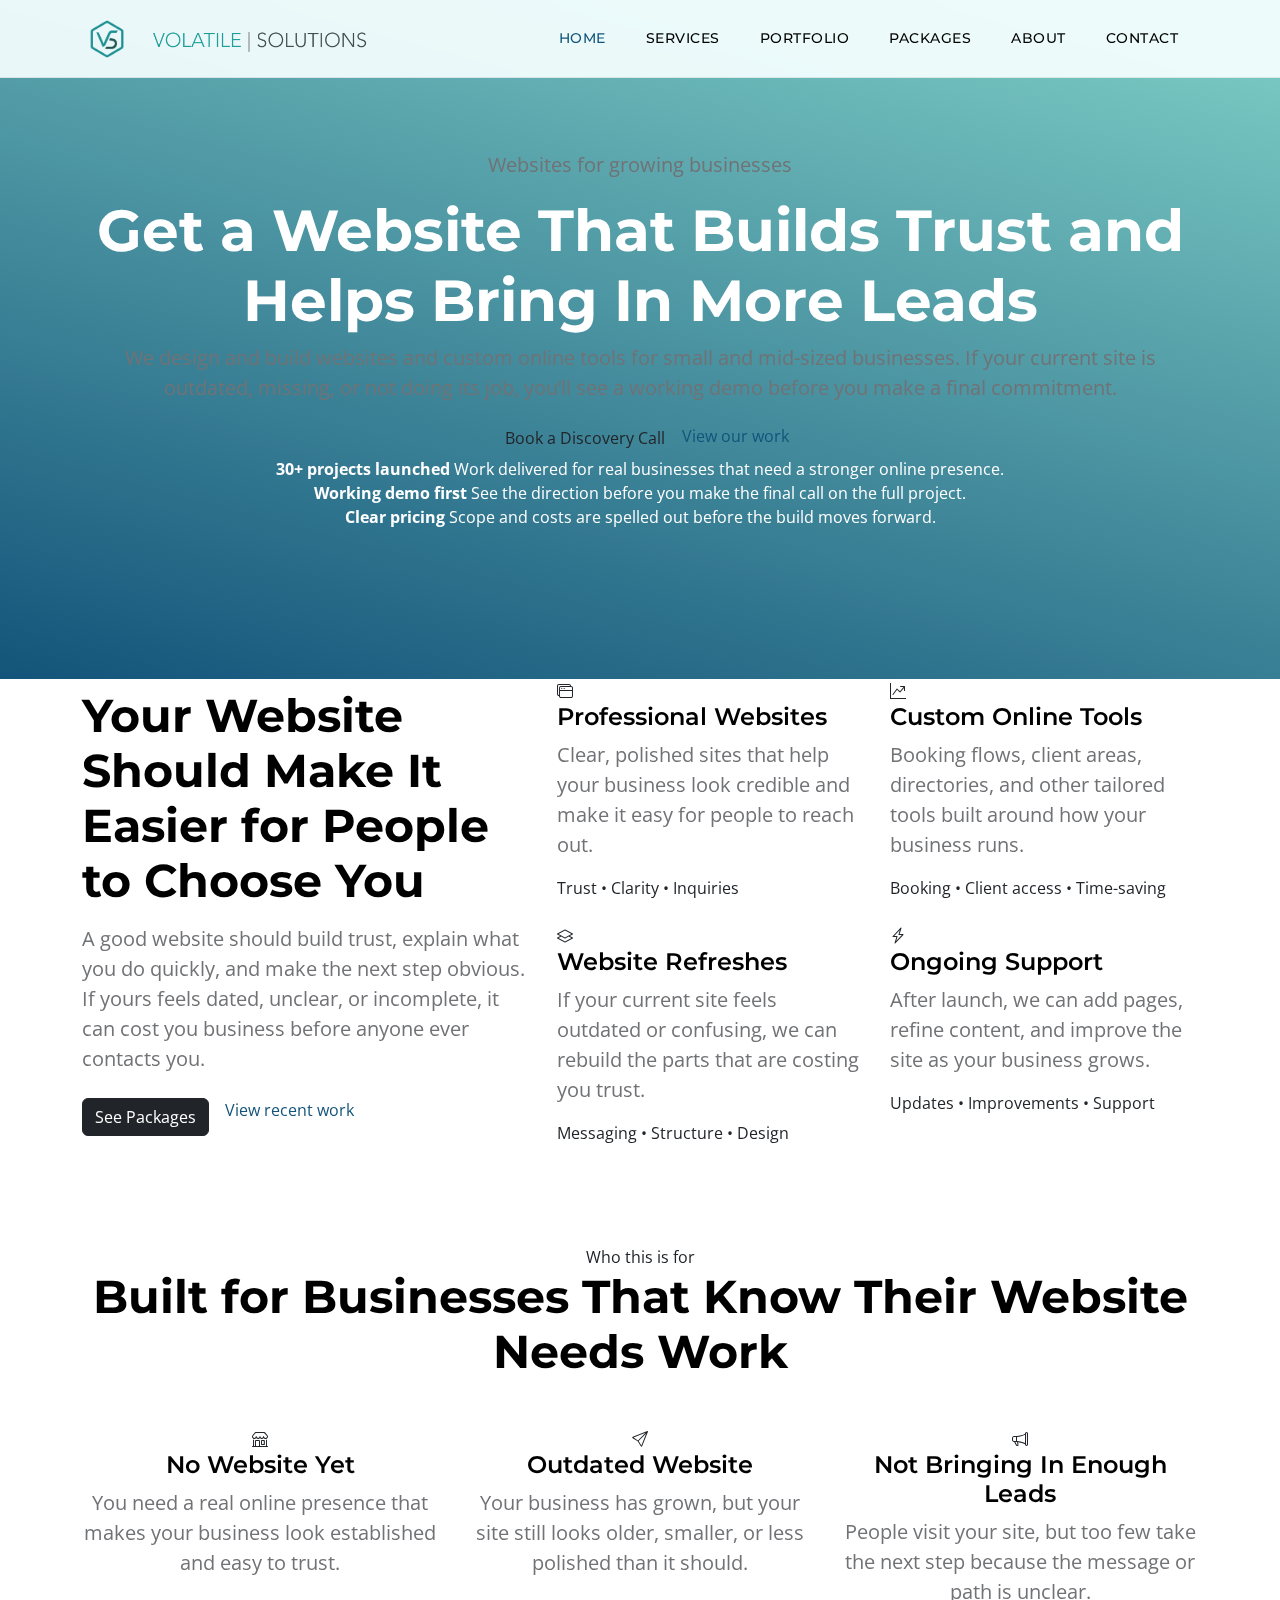
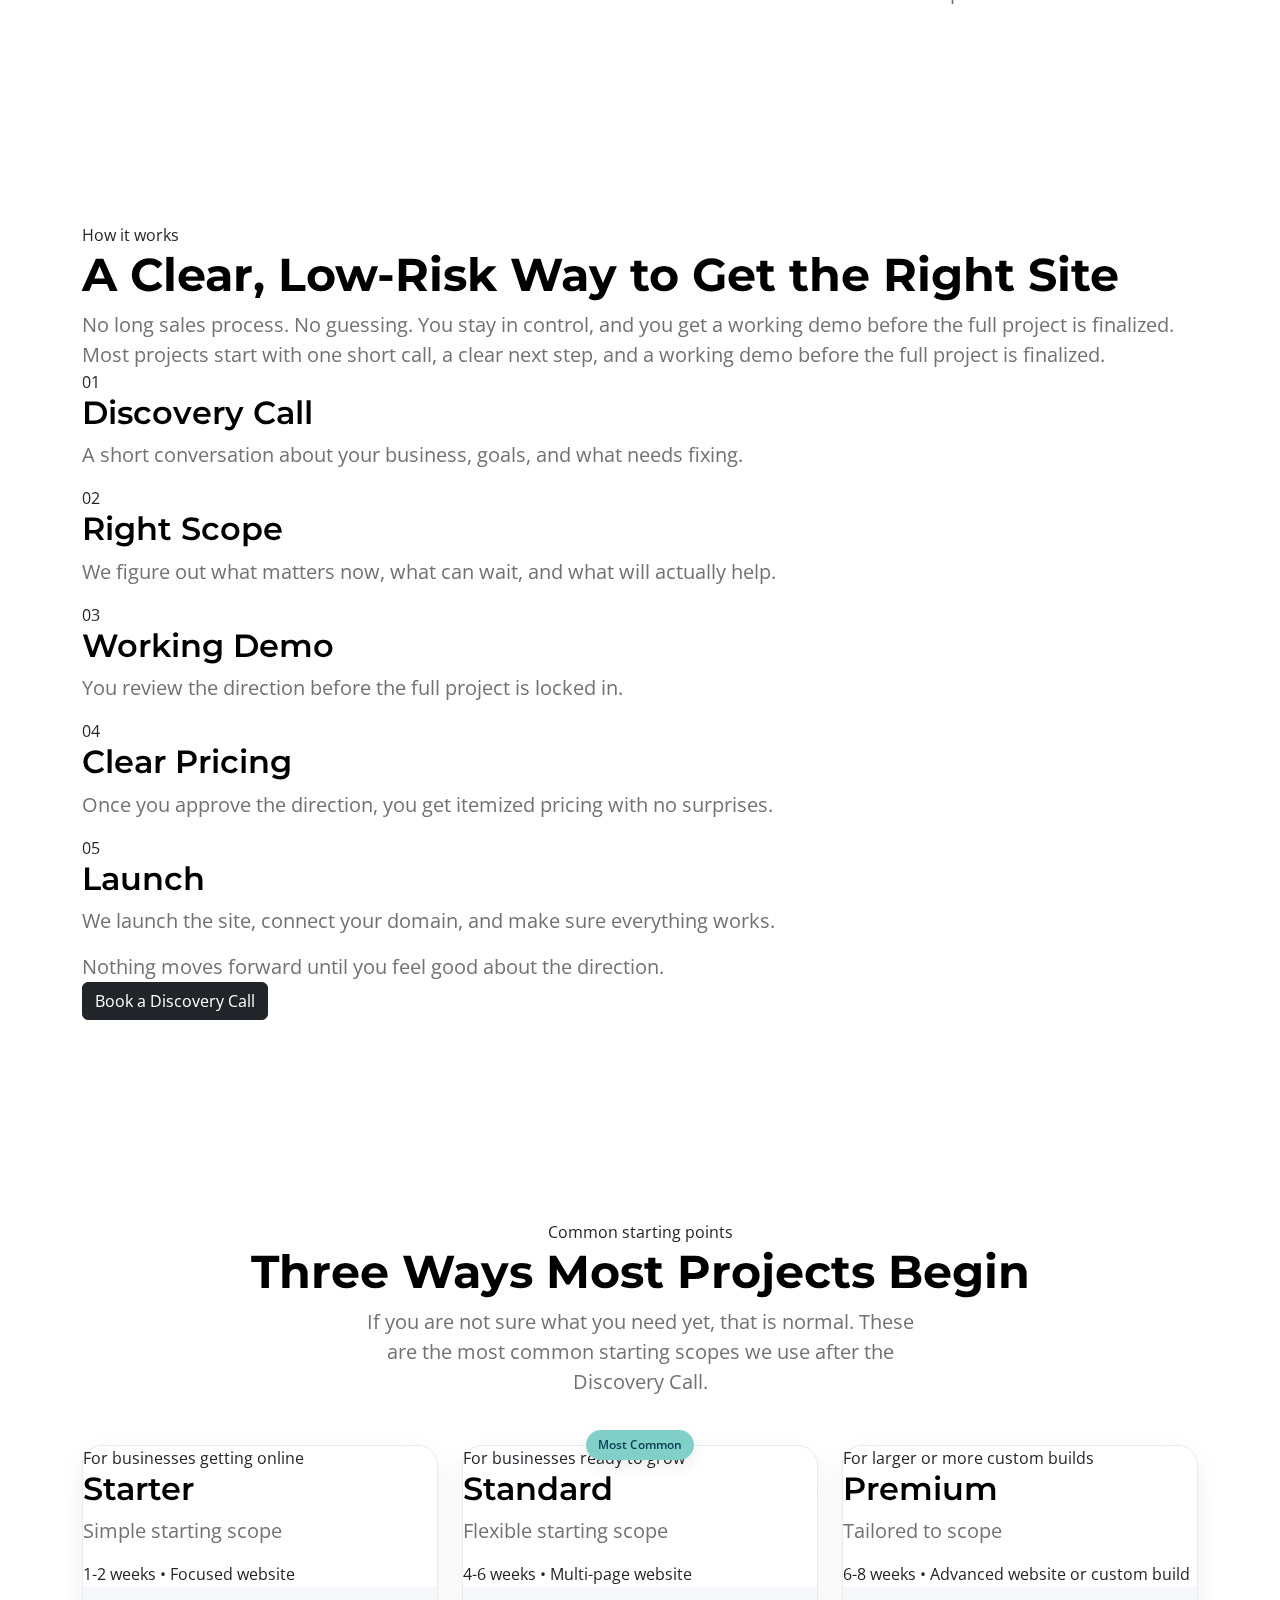
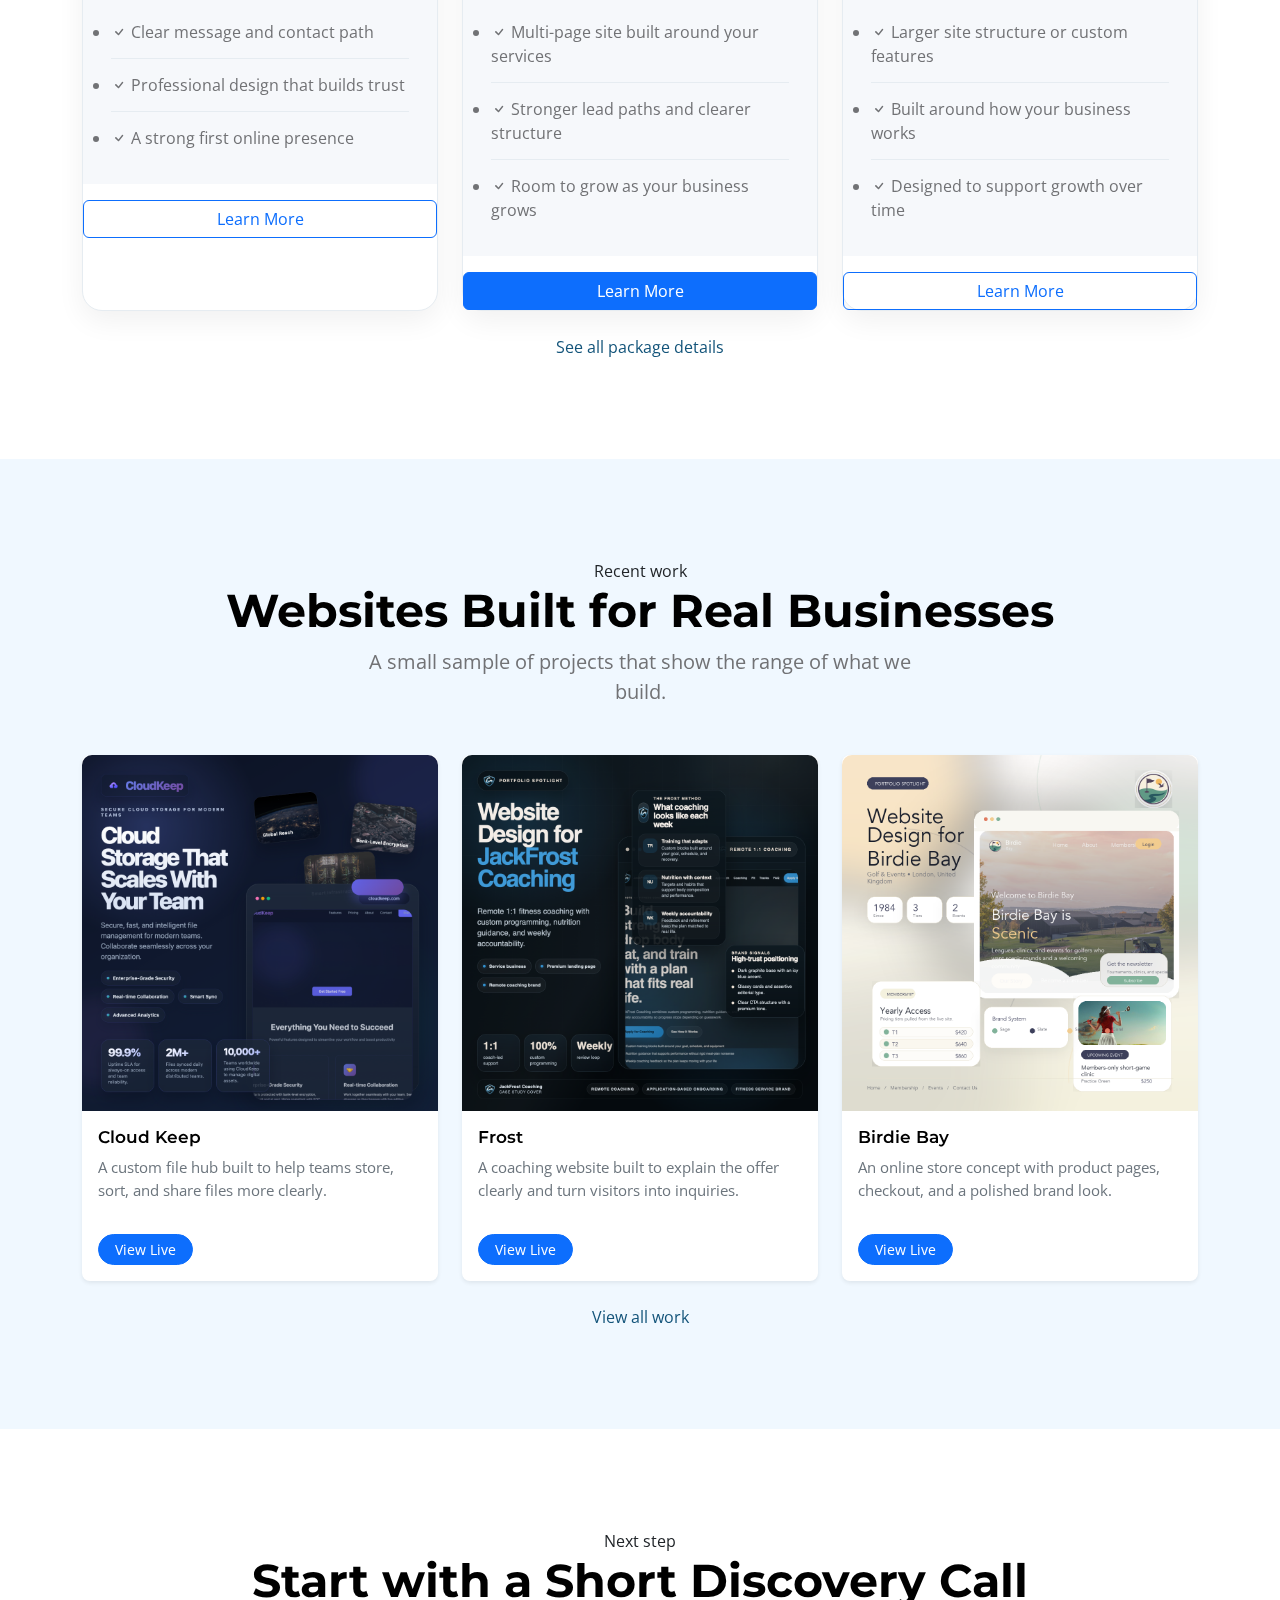
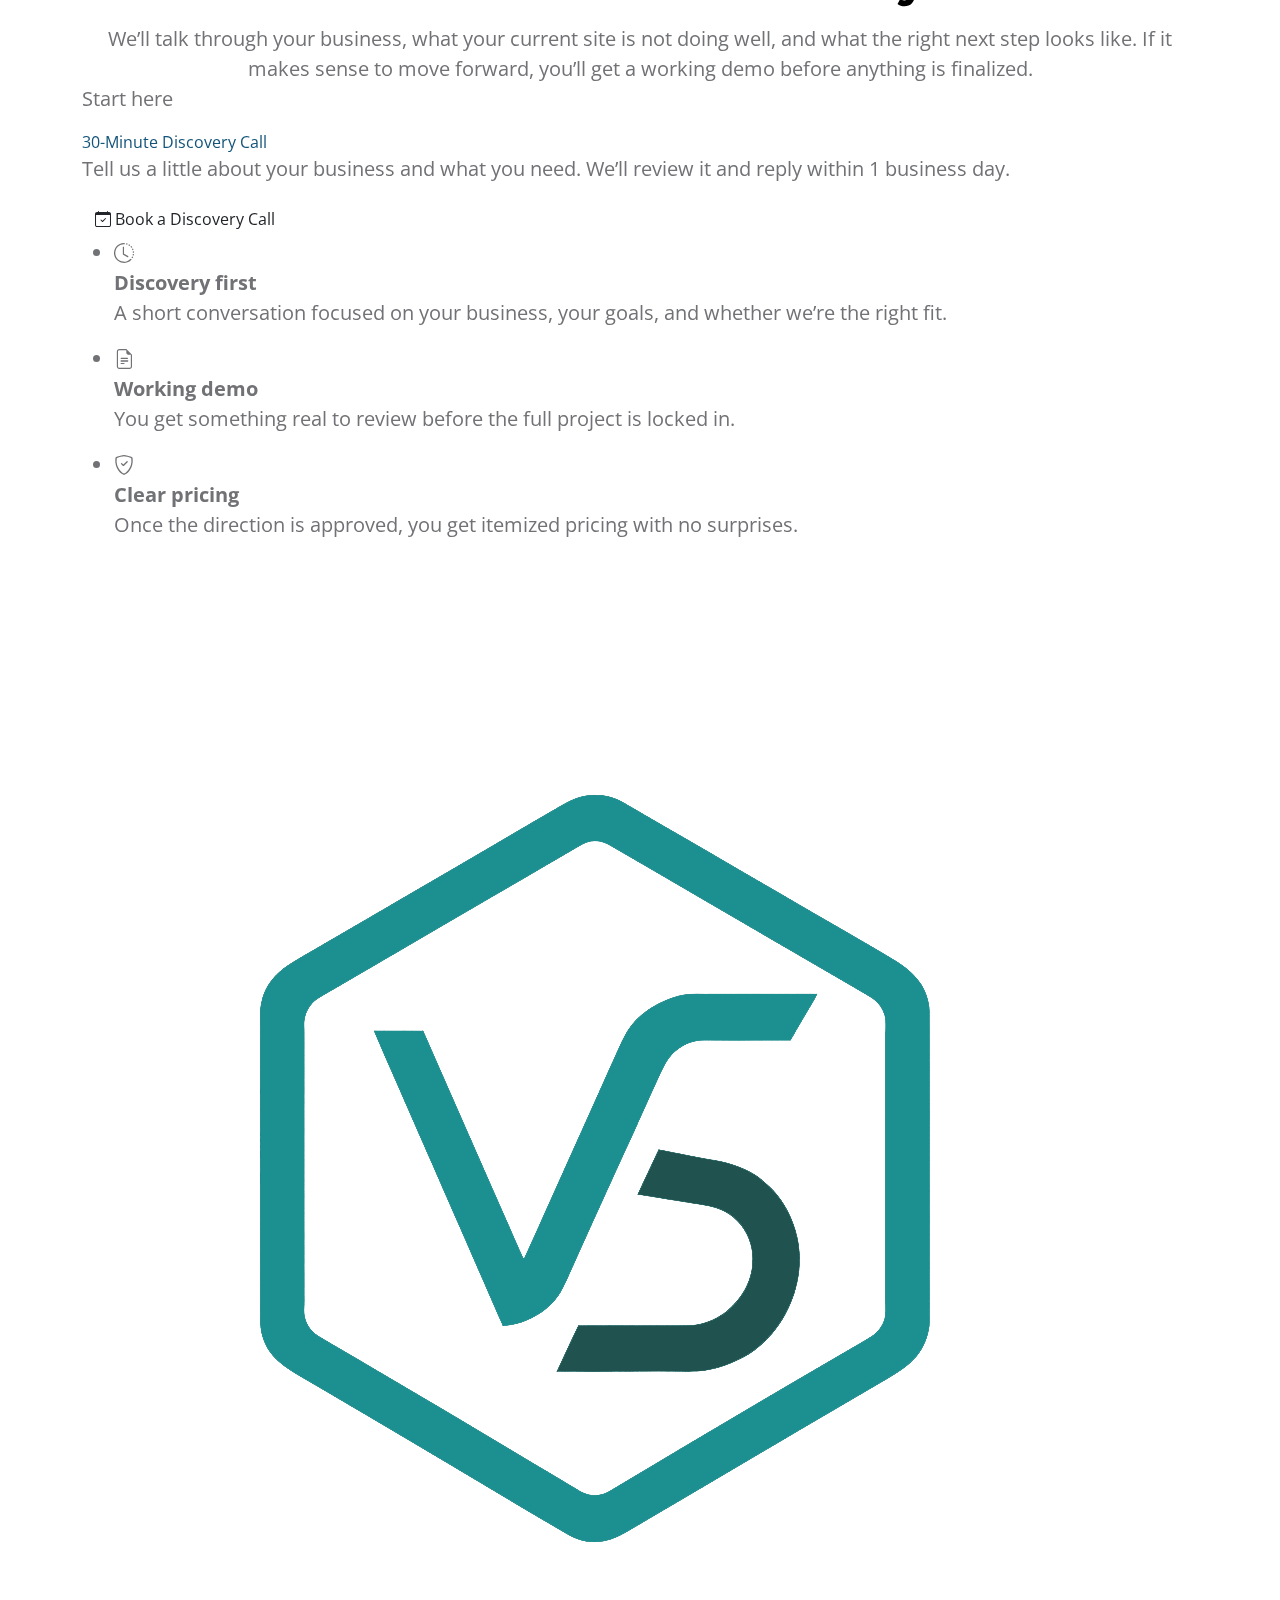
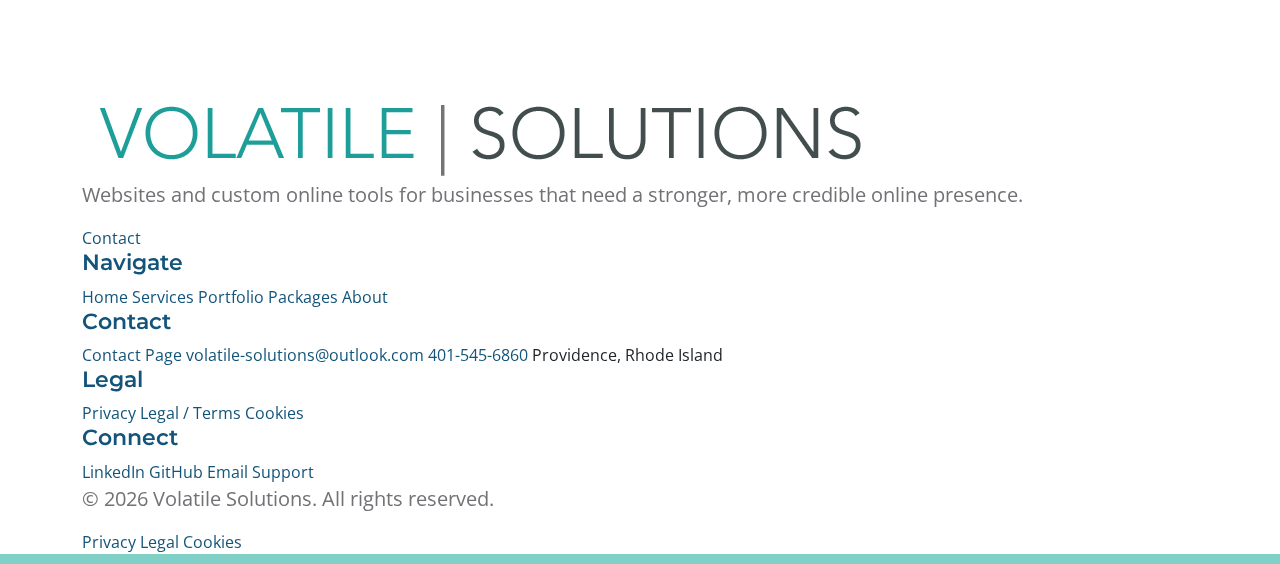
<file: index.html>
<!doctype html>
<html lang="en">

<head>
  <meta charset="utf-8" />
  <meta name="viewport"
    content="width=device-width, initial-scale=1, maximum-scale=1, user-scalable=no, viewport-fit=cover" />
  <meta name="description"
    content="Volatile Solutions builds websites and custom online tools for small and mid-sized businesses. See a working demo before you make a final commitment." />
  <meta name="author" content="Volatile | Solutions" />
  <title>Volatile Solutions — Websites That Build Trust and Bring In Leads</title>

  <!-- Open Graph -->
  <meta property="og:type" content="website" />
  <meta property="og:title" content="Volatile Solutions — Websites That Build Trust and Bring In Leads" />
  <meta property="og:description"
    content="Websites and custom online tools for small and mid-sized businesses. See a working demo before you make a final commitment." />
  <meta property="og:image" content="images/logo.png" />
  <meta property="og:url" content="https://volatilesolutions.com/" />
  <!-- Twitter Card -->
  <meta name="twitter:card" content="summary_large_image" />
  <meta name="twitter:title" content="Volatile Solutions — Websites That Build Trust and Bring In Leads" />
  <meta name="twitter:description"
    content="Websites and custom online tools for small and mid-sized businesses. See a working demo before you make a final commitment." />
  <link rel="canonical" href="https://volatilesolutions.com/" />

  <link rel="preconnect" href="https://fonts.googleapis.com" />
  <link rel="preconnect" href="https://fonts.gstatic.com" crossorigin />
  <link href="https://fonts.googleapis.com/css2?family=Montserrat:wght@500;600;700&family=Open+Sans&display=swap"
    rel="stylesheet" />
  <link href="css/bootstrap.min.css" rel="stylesheet" />
  <link href="css/bootstrap-icons.css" rel="stylesheet" />
  <link href="css/templatemo-topic-listing.css?v=20260302m" rel="stylesheet" />
  <link rel="icon" type="image/png" href="images/favicon.png?v=1" />
  <link rel="shortcut icon" type="image/png" href="images/favicon.png?v=1" />
  <link rel="apple-touch-icon" href="images/favicon.png?v=1" />
</head>

<body id="top">
  <header>
    <nav class="navbar navbar-expand-lg" aria-label="Main menu">
      <div class="container">
        <a class="navbar-brand" href="index.html">
          <img src="images/logo.png" alt="Volatile Solutions logo" class="logo-img" />
          <img src="images/vs-text.png" alt="Volatile Solutions" class="logo-text-img" />
        </a>
        <button class="navbar-toggler" type="button" data-bs-toggle="collapse" data-bs-target="#navbarNav"
          aria-controls="navbarNav" aria-expanded="false" aria-label="Toggle navigation">
          <span class="navbar-toggler-icon"></span>
        </button>
        <div class="collapse navbar-collapse" id="navbarNav">
          <ul class="navbar-nav ms-lg-5 ms-lg-auto align-items-lg-center">
            <li class="nav-item"><a class="nav-link active" href="#section_1">Home</a></li>
            <li class="nav-item"><a class="nav-link click-scroll" href="#services">Services</a></li>
            <li class="nav-item"><a class="nav-link" href="portfolio.html">Portfolio</a></li>
            <li class="nav-item"><a class="nav-link" href="packages.html">Packages</a></li>
            <li class="nav-item"><a class="nav-link" href="about.html">About</a></li>
            <li class="nav-item"><a class="nav-link" href="contact.html">Contact</a></li>
          </ul>
        </div>
      </div>
    </nav>
  </header>

  <main class="home-main">
    <!-- ═══════════════════════════════════════
           HERO
      ════════════════════════════════════════ -->
    <section class="hero-section text-white" id="section_1">
      <div class="container">
        <div class="hero-simple text-center">
          <p class="hero-kicker">Websites for growing businesses</p>
          <h1 class="hero-title">Get a Website That Builds Trust and Helps Bring In More Leads</h1>
          <p class="hero-lead mx-auto">We design and build websites and custom online tools for small and mid-sized
            businesses. If your current site is outdated, missing, or not doing its job, you&rsquo;ll see a working
            demo before you make a final commitment.</p>
          <div class="hero-cta justify-content-center">
            <a href="contact.html" class="btn hero-btn-primary">Book a Discovery Call</a>
            <a href="portfolio.html" class="hero-btn-link">View our work</a>
          </div>
          <div class="hero-proof-strip" aria-label="Key reasons clients choose us">
            <div class="hero-proof-item">
              <strong>30+ projects launched</strong>
              <span>Work delivered for real businesses that need a stronger online presence.</span>
            </div>
            <div class="hero-proof-item">
              <strong>Working demo first</strong>
              <span>See the direction before you make the final call on the full project.</span>
            </div>
            <div class="hero-proof-item">
              <strong>Clear pricing</strong>
              <span>Scope and costs are spelled out before the build moves forward.</span>
            </div>
          </div>
        </div>
      </div>
    </section>


    <!-- ═══════════════════════════════════════
           SERVICES
      ════════════════════════════════════════ -->
    <section class="capabilities-section" id="services">
      <div class="container">
        <div class="row align-items-center gy-5">
          <div class="col-lg-5">
            <h2 class="section-title mb-3">Your Website Should Make It Easier for People to Choose You</h2>
            <p class="section-lead mb-4">A good website should build trust, explain what you do quickly, and make the
              next step obvious. If yours feels dated, unclear, or incomplete, it can cost you business before anyone
              ever contacts you.</p>
            <div class="d-flex flex-wrap gap-3">
              <a href="packages.html" class="btn btn-dark">See Packages</a>
              <a href="portfolio.html" class="link-arrow">View recent work</a>
            </div>
          </div>
          <div class="col-lg-7">
            <div class="row g-4">
              <div class="col-md-6">
                <article class="capability-card">
                  <div class="capability-icon-wrapper">
                    <i class="bi-window-stack"></i>
                  </div>
                  <h5>Professional Websites</h5>
                  <p>Clear, polished sites that help your business look credible and make it easy for people to reach
                    out.</p>
                  <span class="capability-meta">Trust • Clarity • Inquiries</span>
                </article>
              </div>
              <div class="col-md-6">
                <article class="capability-card">
                  <div class="capability-icon-wrapper">
                    <i class="bi-graph-up-arrow"></i>
                  </div>
                  <h5>Custom Online Tools</h5>
                  <p>Booking flows, client areas, directories, and other tailored tools built around how your business
                    runs.</p>
                  <span class="capability-meta">Booking • Client access • Time-saving</span>
                </article>
              </div>
              <div class="col-md-6">
                <article class="capability-card">
                  <div class="capability-icon-wrapper">
                    <i class="bi-layers"></i>
                  </div>
                  <h5>Website Refreshes</h5>
                  <p>If your current site feels outdated or confusing, we can rebuild the parts that are costing you
                    trust.</p>
                  <span class="capability-meta">Messaging • Structure • Design</span>
                </article>
              </div>
              <div class="col-md-6">
                <article class="capability-card">
                  <div class="capability-icon-wrapper">
                    <i class="bi-lightning-charge"></i>
                  </div>
                  <h5>Ongoing Support</h5>
                  <p>After launch, we can add pages, refine content, and improve the site as your business grows.</p>
                  <span class="capability-meta">Updates • Improvements • Support</span>
                </article>
              </div>
            </div>
          </div>
        </div>
      </div>
    </section>

    <!-- ═══════════════════════════════════════
           WHO THIS IS FOR
      ════════════════════════════════════════ -->
    <section class="section-padding" id="who-this-is-for">
      <div class="container">
        <div class="text-center mb-5">
          <span class="section-eyebrow">Who this is for</span>
          <h2 class="section-title">Built for Businesses That Know Their Website Needs Work</h2>
        </div>
        <div class="row g-4">
          <div class="col-md-4">
            <article class="capability-card text-center h-100">
              <div class="capability-icon-wrapper mx-auto">
                <i class="bi-shop"></i>
              </div>
              <h5>No Website Yet</h5>
              <p>You need a real online presence that makes your business look established and easy to trust.</p>
            </article>
          </div>
          <div class="col-md-4">
            <article class="capability-card text-center h-100">
              <div class="capability-icon-wrapper mx-auto">
                <i class="bi-send"></i>
              </div>
              <h5>Outdated Website</h5>
              <p>Your business has grown, but your site still looks older, smaller, or less polished than it should.
              </p>
            </article>
          </div>
          <div class="col-md-4">
            <article class="capability-card text-center h-100">
              <div class="capability-icon-wrapper mx-auto">
                <i class="bi-megaphone"></i>
              </div>
              <h5>Not Bringing In Enough Leads</h5>
              <p>People visit your site, but too few take the next step because the message or path is unclear.</p>
            </article>
          </div>
        </div>
      </div>
    </section>

    <!-- ═══════════════════════════════════════
           ENGAGEMENT SNAPSHOT
      ════════════════════════════════════════ -->
    <section class="engagement-section section-padding" id="section_3">
      <div class="container">
        <div class="engagement-shell">
          <div class="engagement-head">
            <div class="engagement-copy">
              <span class="section-eyebrow">How it works</span>
              <h2 class="section-title">A Clear, Low-Risk Way to Get the Right Site</h2>
              <p class="section-lead mb-0">No long sales process. No guessing. You stay in control, and you get a
                working demo before the full project is finalized.</p>
            </div>
            <div class="engagement-actions">
              <p class="engagement-note mb-0">Most projects start with one short call, a clear next step, and a
                working demo before the full project is finalized.</p>
            </div>
          </div>

          <div class="process-mini-grid">
            <article class="process-mini-card">
              <span class="process-mini-step">01</span>
              <h3>Discovery Call</h3>
              <p>A short conversation about your business, goals, and what needs fixing.</p>
            </article>
            <article class="process-mini-card">
              <span class="process-mini-step">02</span>
              <h3>Right Scope</h3>
              <p>We figure out what matters now, what can wait, and what will actually help.</p>
            </article>
            <article class="process-mini-card process-mini-card--featured">
              <span class="process-mini-step">03</span>
              <h3>Working Demo</h3>
              <p>You review the direction before the full project is locked in.</p>
            </article>
            <article class="process-mini-card">
              <span class="process-mini-step">04</span>
              <h3>Clear Pricing</h3>
              <p>Once you approve the direction, you get itemized pricing with no surprises.</p>
            </article>
            <article class="process-mini-card">
              <span class="process-mini-step">05</span>
              <h3>Launch</h3>
              <p>We launch the site, connect your domain, and make sure everything works.</p>
            </article>
          </div>
          <div class="engagement-process-foot">
            <p class="mb-0">Nothing moves forward until you feel good about the direction.</p>
            <a href="contact.html" class="btn btn-dark">Book a Discovery Call</a>
          </div>
        </div>
      </div>
    </section>

    <!-- ═══════════════════════════════════════
           PACKAGES PREVIEW
      ════════════════════════════════════════ -->
    <section class="packages-preview-section section-padding" id="packages-preview">
      <div class="container">
        <div class="text-center mb-5">
          <span class="section-eyebrow">Common starting points</span>
          <h2 class="section-title">Three Ways Most Projects Begin</h2>
          <p class="section-lead mx-auto" style="max-width:580px;">If you are not sure what you need yet, that is
            normal. These are the most common starting scopes we use after the Discovery Call.</p>
        </div>
        <div class="row g-4 justify-content-center">
          <div class="col-lg-4 col-md-6">
            <article class="pricing-card">
              <div class="pricing-card-body">
                <div class="pricing-top">
                  <span class="pricing-label">For businesses getting online</span>
                  <h3 class="pricing-title">Starter</h3>
                  <p class="pricing-subtitle">Simple starting scope</p>
                  <div class="pricing-meta">1-2 weeks • Focused website</div>
                </div>
                <ul class="pricing-features">
                  <li><i class="bi-check"></i> Clear message and contact path</li>
                  <li><i class="bi-check"></i> Professional design that builds trust</li>
                  <li><i class="bi-check"></i> A strong first online presence</li>
                </ul>
              </div>
              <div class="pricing-footer">
                <a class="btn btn-outline-primary w-100" href="packages.html">Learn More</a>
              </div>
            </article>
          </div>
          <div class="col-lg-4 col-md-6">
            <article class="pricing-card pricing-card-featured">
              <div class="pricing-card-body">
                <div class="pricing-top">
                  <span class="pricing-badge">Most Common</span>
                  <span class="pricing-label">For businesses ready to grow</span>
                  <h3 class="pricing-title">Standard</h3>
                  <p class="pricing-subtitle">Flexible starting scope</p>
                  <div class="pricing-meta">4-6 weeks • Multi-page website</div>
                </div>
                <ul class="pricing-features">
                  <li><i class="bi-check"></i> Multi-page site built around your services</li>
                  <li><i class="bi-check"></i> Stronger lead paths and clearer structure</li>
                  <li><i class="bi-check"></i> Room to grow as your business grows</li>
                </ul>
              </div>
              <div class="pricing-footer">
                <a class="btn btn-primary w-100" href="packages.html">Learn More</a>
              </div>
            </article>
          </div>
          <div class="col-lg-4 col-md-6">
            <article class="pricing-card">
              <div class="pricing-card-body">
                <div class="pricing-top">
                  <span class="pricing-label">For larger or more custom builds</span>
                  <h3 class="pricing-title">Premium</h3>
                  <p class="pricing-subtitle">Tailored to scope</p>
                  <div class="pricing-meta">6-8 weeks • Advanced website or custom build</div>
                </div>
                <ul class="pricing-features">
                  <li><i class="bi-check"></i> Larger site structure or custom features</li>
                  <li><i class="bi-check"></i> Built around how your business works</li>
                  <li><i class="bi-check"></i> Designed to support growth over time</li>
                </ul>
              </div>
              <div class="pricing-footer">
                <a class="btn btn-outline-primary w-100" href="packages.html">Learn More</a>
              </div>
            </article>
          </div>
        </div>
        <div class="text-center mt-4">
          <a href="packages.html" class="link-arrow">See all package details</a>
        </div>
      </div>
    </section>

    <!-- ═══════════════════════════════════════
           PORTFOLIO PREVIEW
      ════════════════════════════════════════ -->
    <section class="section-padding section-bg" id="portfolio-preview">
      <div class="container">
        <div class="text-center mb-5">
          <span class="section-eyebrow">Recent work</span>
          <h2 class="section-title">Websites Built for Real Businesses</h2>
          <p class="section-lead mx-auto" style="max-width:560px;">A small sample of projects that show the range of
            what we build.</p>
        </div>
        <div class="row g-4 justify-content-center">
          <div class="col-lg-4 col-md-6">
            <div class="card project-card h-100 shadow-sm border-0 rounded-3">
              <img src="images/portfolio/cloud-keep-thumbnail.png" class="card-img-top rounded-top-3"
                alt="Cloud Keep file management dashboard" />
              <div class="card-body d-flex flex-column">
                <h5 class="card-title mb-2">Cloud Keep</h5>
                <p class="card-text text-muted flex-grow-1">A custom file hub built to help teams store, sort, and
                  share files more clearly.</p>
                <div class="mt-3 d-flex gap-2">
                  <a class="btn btn-primary btn-sm rounded-pill px-3" href="https://cloud-keep.netlify.app/"
                    target="_blank" rel="noopener">View Live</a>
                </div>
              </div>
            </div>
          </div>
          <div class="col-lg-4 col-md-6">
            <div class="card project-card h-100 shadow-sm border-0 rounded-3">
              <img src="images/portfolio/frost-thumbnail.png" class="card-img-top rounded-top-3"
                alt="Frost fitness coaching website" />
              <div class="card-body d-flex flex-column">
                <h5 class="card-title mb-2">Frost</h5>
                <p class="card-text text-muted flex-grow-1">A coaching website built to explain the offer clearly and
                  turn visitors into inquiries.</p>
                <div class="mt-3 d-flex gap-2">
                  <a class="btn btn-primary btn-sm rounded-pill px-3" href="https://frost-fitness.netlify.app/"
                    target="_blank" rel="noopener">View Live</a>
                </div>
              </div>
            </div>
          </div>
          <div class="col-lg-4 col-md-6">
            <div class="card project-card h-100 shadow-sm border-0 rounded-3">
              <img src="images/portfolio/birdie-bay-thumbnail.png" class="card-img-top rounded-top-3"
                alt="Birdie Bay e-commerce storefront" />
              <div class="card-body d-flex flex-column">
                <h5 class="card-title mb-2">Birdie Bay</h5>
                <p class="card-text text-muted flex-grow-1">An online store concept with product pages, checkout, and a
                  polished brand look.</p>
                <div class="mt-3 d-flex gap-2">
                  <a class="btn btn-primary btn-sm rounded-pill px-3" href="https://birdie-bay.netlify.app/"
                    target="_blank" rel="noopener">View Live</a>
                </div>
              </div>
            </div>
          </div>
        </div>
        <div class="text-center mt-4">
          <a href="portfolio.html" class="link-arrow">View all work</a>
        </div>
      </div>
    </section>

    <!-- ═══════════════════════════════════════
           FAQ
      ════════════════════════════════════════ -->
    <!-- <section class="faq-section section-padding" id="section_4">
      <div class="container">
        <div class="row">
          <div class="col-lg-6 col-12">
            <div class="faq-header">
              <h2 class="mb-4">Questions Business Owners Usually Ask</h2>
              <p class="faq-subhead">Straight answers before you decide if we&rsquo;re the right fit.</p>
              <a href="contact.html" class="faq-cta-link">Have a question? Ask us <i class="bi-arrow-right"></i></a>
            </div>
          </div>
          <div class="clearfix"></div>
          <div class="col-lg-5 col-12"><img src="images/faq_graphic.jpg" class="img-fluid" alt="FAQs illustration" />
          </div>
          <div class="col-lg-6 col-12 m-auto">
            <div class="accordion" id="accordionFAQ" role="region" aria-label="Frequently Asked Questions">
              <div class="accordion-item">
                <h3 class="accordion-header" id="headingOne">
                  <button class="accordion-button collapsed" type="button" data-bs-toggle="collapse"
                    data-bs-target="#collapseOne" aria-expanded="false" aria-controls="collapseOne">What do you
                    build?</button>
                </h3>
                <div id="collapseOne" class="accordion-collapse collapse" aria-labelledby="headingOne"
                  data-bs-parent="#accordionFAQ">
                  <div class="accordion-body">We build professional websites and custom online tools for businesses.
                    That can mean a simple company site, a service website, or a larger custom build around how your
                    business works.</div>
                </div>
              </div>
              <div class="accordion-item">
                <h3 class="accordion-header" id="headingTwo">
                  <button class="accordion-button collapsed" type="button" data-bs-toggle="collapse"
                    data-bs-target="#collapseTwo" aria-expanded="false" aria-controls="collapseTwo">How long does a
                    project take?</button>
                </h3>
                <div id="collapseTwo" class="accordion-collapse collapse" aria-labelledby="headingTwo"
                  data-bs-parent="#accordionFAQ">
                  <div class="accordion-body">Simple sites can move quickly. Larger projects take longer. Once we
                    understand what you need, we give you a clear timeline before any work moves forward.</div>
                </div>
              </div>
              <div class="accordion-item">
                <h3 class="accordion-header" id="headingThree">
                  <button class="accordion-button collapsed" type="button" data-bs-toggle="collapse"
                    data-bs-target="#collapseThree" aria-expanded="false" aria-controls="collapseThree">Do I need
                    everything figured out before we talk?</button>
                </h3>
                <div id="collapseThree" class="accordion-collapse collapse" aria-labelledby="headingThree"
                  data-bs-parent="#accordionFAQ">
                  <div class="accordion-body">No. Most clients come to us knowing the problem, not the exact scope. The
                    Discovery Call is there to help sort out what you actually need.</div>
                </div>
              </div>
              <div class="accordion-item">
                <h3 class="accordion-header" id="headingFour">
                  <button class="accordion-button collapsed" type="button" data-bs-toggle="collapse"
                    data-bs-target="#collapseFour" aria-expanded="false" aria-controls="collapseFour">Will I see
                    anything before I commit?</button>
                </h3>
                <div id="collapseFour" class="accordion-collapse collapse" aria-labelledby="headingFour"
                  data-bs-parent="#accordionFAQ">
                  <div class="accordion-body">Yes. That is one of the main ways we reduce risk. You review a working
                    demo before the full project is finalized, so you can move forward with confidence.
                  </div>
                </div>
              </div>
              <div class="accordion-item">
                <h3 class="accordion-header" id="headingFive">
                  <button class="accordion-button collapsed" type="button" data-bs-toggle="collapse"
                    data-bs-target="#collapseFive" aria-expanded="false" aria-controls="collapseFive">How does pricing
                    work?</button>
                </h3>
                <div id="collapseFive" class="accordion-collapse collapse" aria-labelledby="headingFive"
                  data-bs-parent="#accordionFAQ">
                  <div class="accordion-body">After the direction is approved, we put the scope and pricing in clear,
                    itemized terms. You know what is included, what it costs, and where the project can grow later.
                  </div>
                </div>
              </div>
            </div>
          </div>
        </div>
      </div>
    </section> -->

    <!-- ═══════════════════════════════════════
           FINAL CTA
      ════════════════════════════════════════ -->
    <section class="contact-section contact-section-enterprise section-padding" id="section_5">
      <div class="container">
        <div class="contact-enterprise-shell">
          <div class="contact-enterprise-head text-center">
            <span class="contact-enterprise-eyebrow">Next step</span>
            <h2 class="mb-3">Start with a Short Discovery Call</h2>
            <p class="mb-0">We&rsquo;ll talk through your business, what your current site is not doing well, and what
              the right next step looks like. If it makes sense to move forward, you&rsquo;ll get a working demo before
              anything is finalized.</p>
          </div>

          <div class="contact-enterprise-grid">
            <div class="contact-enterprise-primary">
              <p class="contact-enterprise-label">Start here</p>
              <a class="contact-enterprise-address" href="contact.html">30-Minute Discovery Call</a>
              <p class="contact-enterprise-note">Tell us a little about your business and what you need. We&rsquo;ll
                review it and reply within 1 business day.</p>
              <a class="btn contact-enterprise-btn" href="contact.html">
                <i class="bi-calendar-check"></i>
                Book a Discovery Call
              </a>
            </div>

            <ul class="contact-enterprise-points">
              <li>
                <span class="contact-enterprise-icon"><i class="bi-clock-history"></i></span>
                <div>
                  <strong>Discovery first</strong>
                  <p>A short conversation focused on your business, your goals, and whether we&rsquo;re the right fit.
                  </p>
                </div>
              </li>
              <li>
                <span class="contact-enterprise-icon"><i class="bi-file-earmark-text"></i></span>
                <div>
                  <strong>Working demo</strong>
                  <p>You get something real to review before the full project is locked in.</p>
                </div>
              </li>
              <li>
                <span class="contact-enterprise-icon"><i class="bi-shield-check"></i></span>
                <div>
                  <strong>Clear pricing</strong>
                  <p>Once the direction is approved, you get itemized pricing with no surprises.</p>
                </div>
              </li>
            </ul>
          </div>
        </div>
      </div>
    </section>
  </main>

  <!-- ═══════════════════════════════════════
           FOOTER
      ════════════════════════════════════════ -->

  <footer class="site-footer enterprise-footer">
    <div class="container enterprise-footer__inner">
      <div class="enterprise-footer__top">
        <a class="enterprise-footer__brand" href="index.html" aria-label="Volatile Solutions home">
          <img src="images/logo.png" alt="Volatile Solutions logo" class="enterprise-footer__logo-mark" />
          <img src="images/vs-text.png" alt="Volatile Solutions" class="enterprise-footer__logo-text" />
        </a>
        <p class="enterprise-footer__tagline">Websites and custom online tools for businesses that need a stronger,
          more credible online presence.</p>
        <a href="contact.html" class="enterprise-footer__cta">Contact</a>
      </div>

      <div class="enterprise-footer__grid">
        <nav class="enterprise-footer__col" aria-label="Primary">
          <h6>Navigate</h6>
          <a href="index.html" class="enterprise-footer__link">Home</a>
          <a href="index.html#services" class="enterprise-footer__link">Services</a>
          <a href="portfolio.html" class="enterprise-footer__link">Portfolio</a>
          <a href="packages.html" class="enterprise-footer__link">Packages</a>
          <a href="about.html" class="enterprise-footer__link">About</a>
        </nav>

        <nav class="enterprise-footer__col" aria-label="Contact">
          <h6>Contact</h6>
          <a href="contact.html" class="enterprise-footer__link">Contact Page</a>
          <a href="mailto:volatile-solutions@outlook.com"
            class="enterprise-footer__link">volatile-solutions@outlook.com</a>
          <a href="tel:401-545-6860" class="enterprise-footer__link">401-545-6860</a>
          <span class="enterprise-footer__meta">Providence, Rhode Island</span>
        </nav>

        <nav class="enterprise-footer__col" aria-label="Legal">
          <h6>Legal</h6>
          <a href="privacy.html" class="enterprise-footer__link" data-no-transition>Privacy</a>
          <a href="terms.html" class="enterprise-footer__link" data-no-transition>Legal / Terms</a>
          <a href="cookies.html" class="enterprise-footer__link" data-no-transition>Cookies</a>
        </nav>

        <nav class="enterprise-footer__col" aria-label="Social and support">
          <h6>Connect</h6>
          <a href="https://www.linkedin.com/in/anthony-volatile-6836062ab/" class="enterprise-footer__link"
            target="_blank" rel="noopener">LinkedIn</a>
          <a href="https://github.com/AVolatile" class="enterprise-footer__link" target="_blank"
            rel="noopener">GitHub</a>
          <a href="mailto:volatile-solutions@outlook.com" class="enterprise-footer__link">Email Support</a>
        </nav>
      </div>

      <div class="enterprise-footer__bottom">
        <p class="enterprise-footer__copyright">© 2026 Volatile Solutions. All rights reserved.</p>
        <div class="enterprise-footer__bottom-links">
          <a href="privacy.html" class="enterprise-footer__bottom-link" data-no-transition>Privacy</a>
          <a href="terms.html" class="enterprise-footer__bottom-link" data-no-transition>Legal</a>
          <a href="cookies.html" class="enterprise-footer__bottom-link" data-no-transition>Cookies</a>
        </div>
      </div>
    </div>
  </footer>

  <script src="js/jquery.min.js"></script>
  <script src="js/bootstrap.bundle.min.js"></script>
  <script src="js/jquery.sticky.js"></script>
  <script src="js/click-scroll.js"></script>
  <script src="js/custom.js"></script>
</body>

</html>
</file>
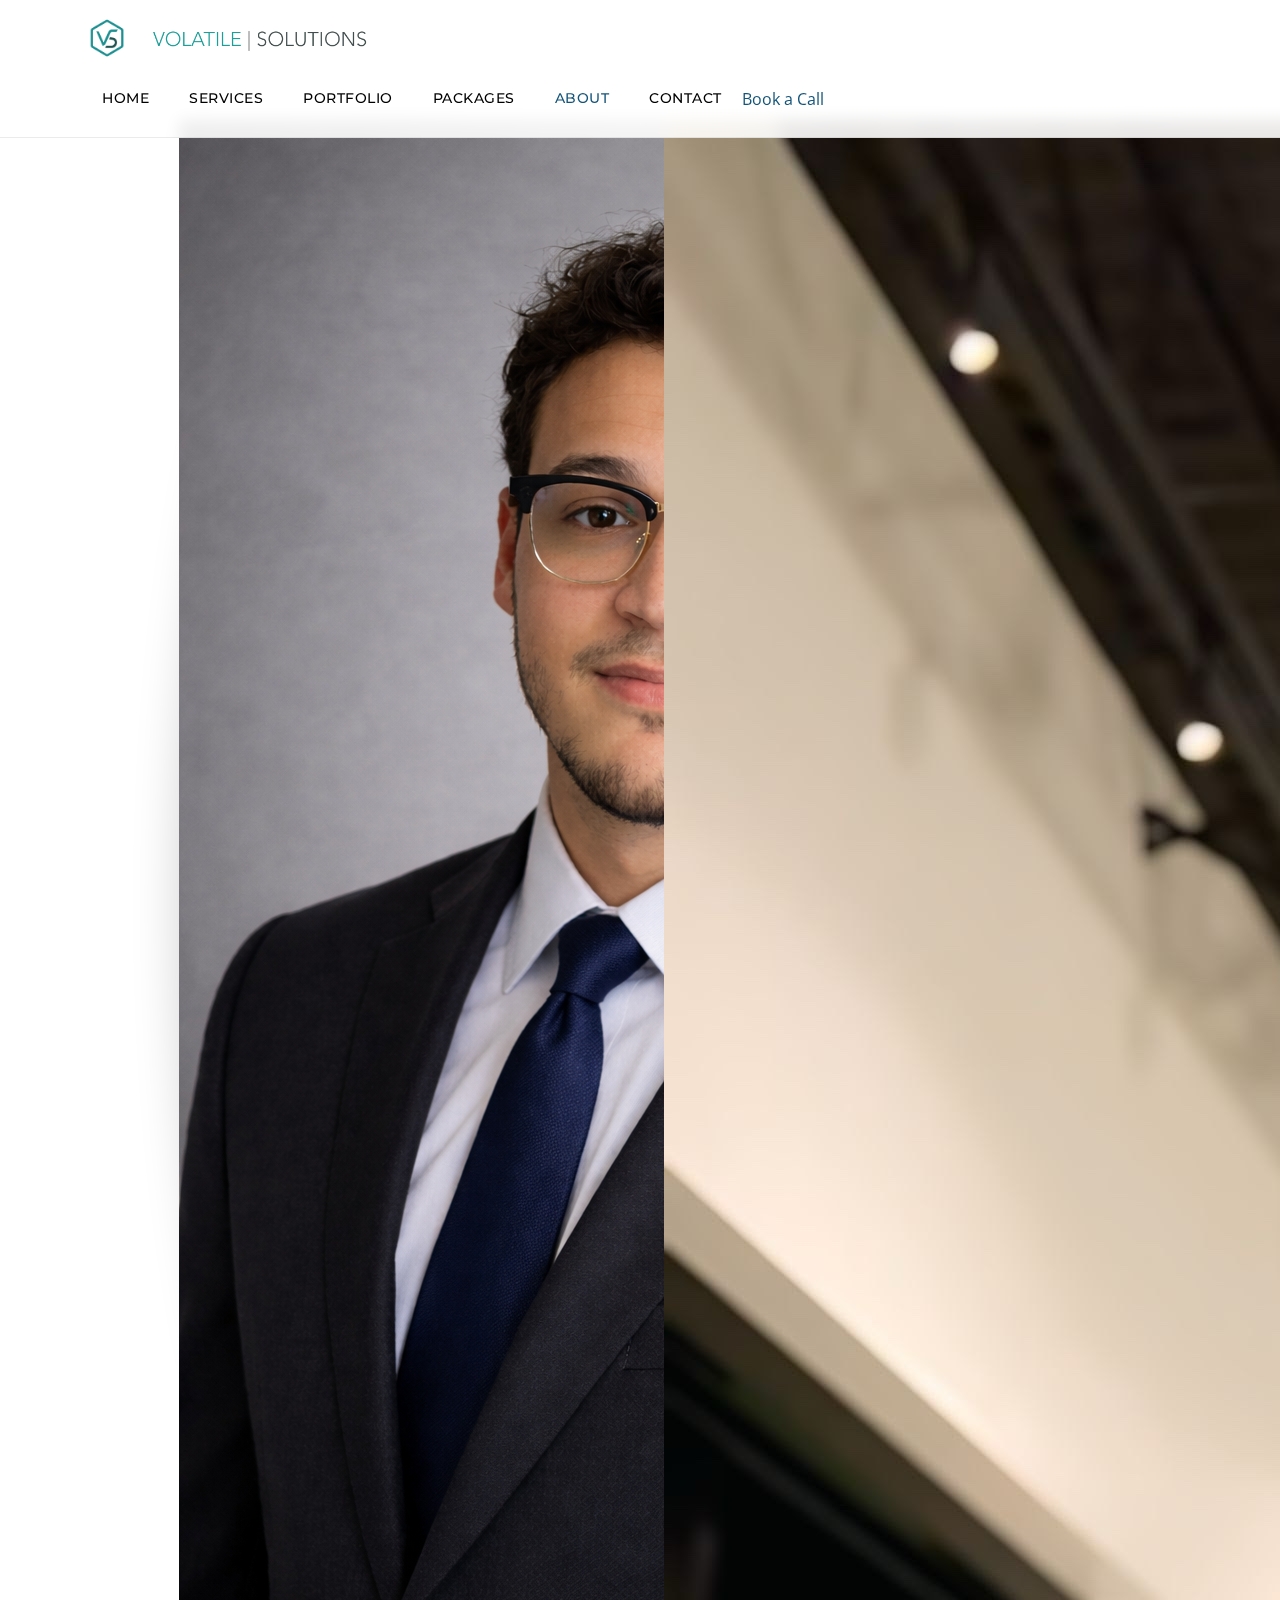
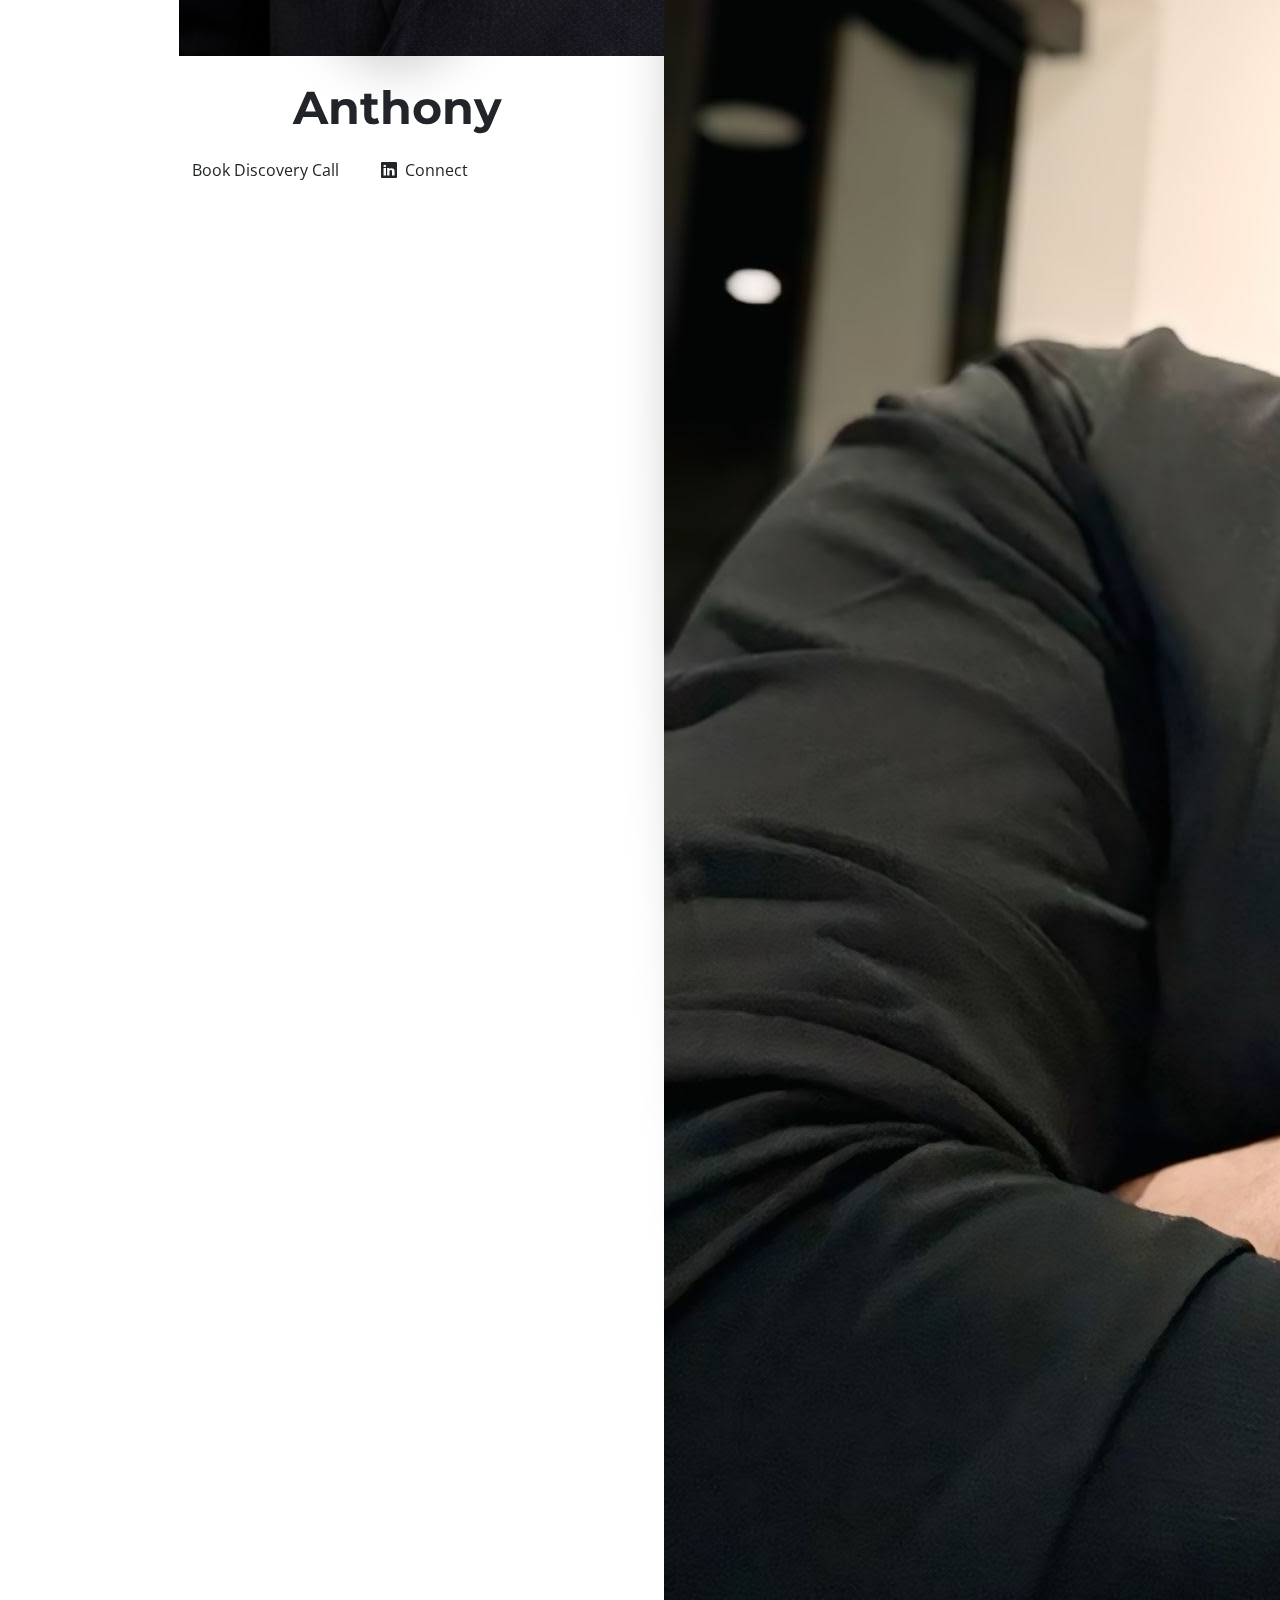
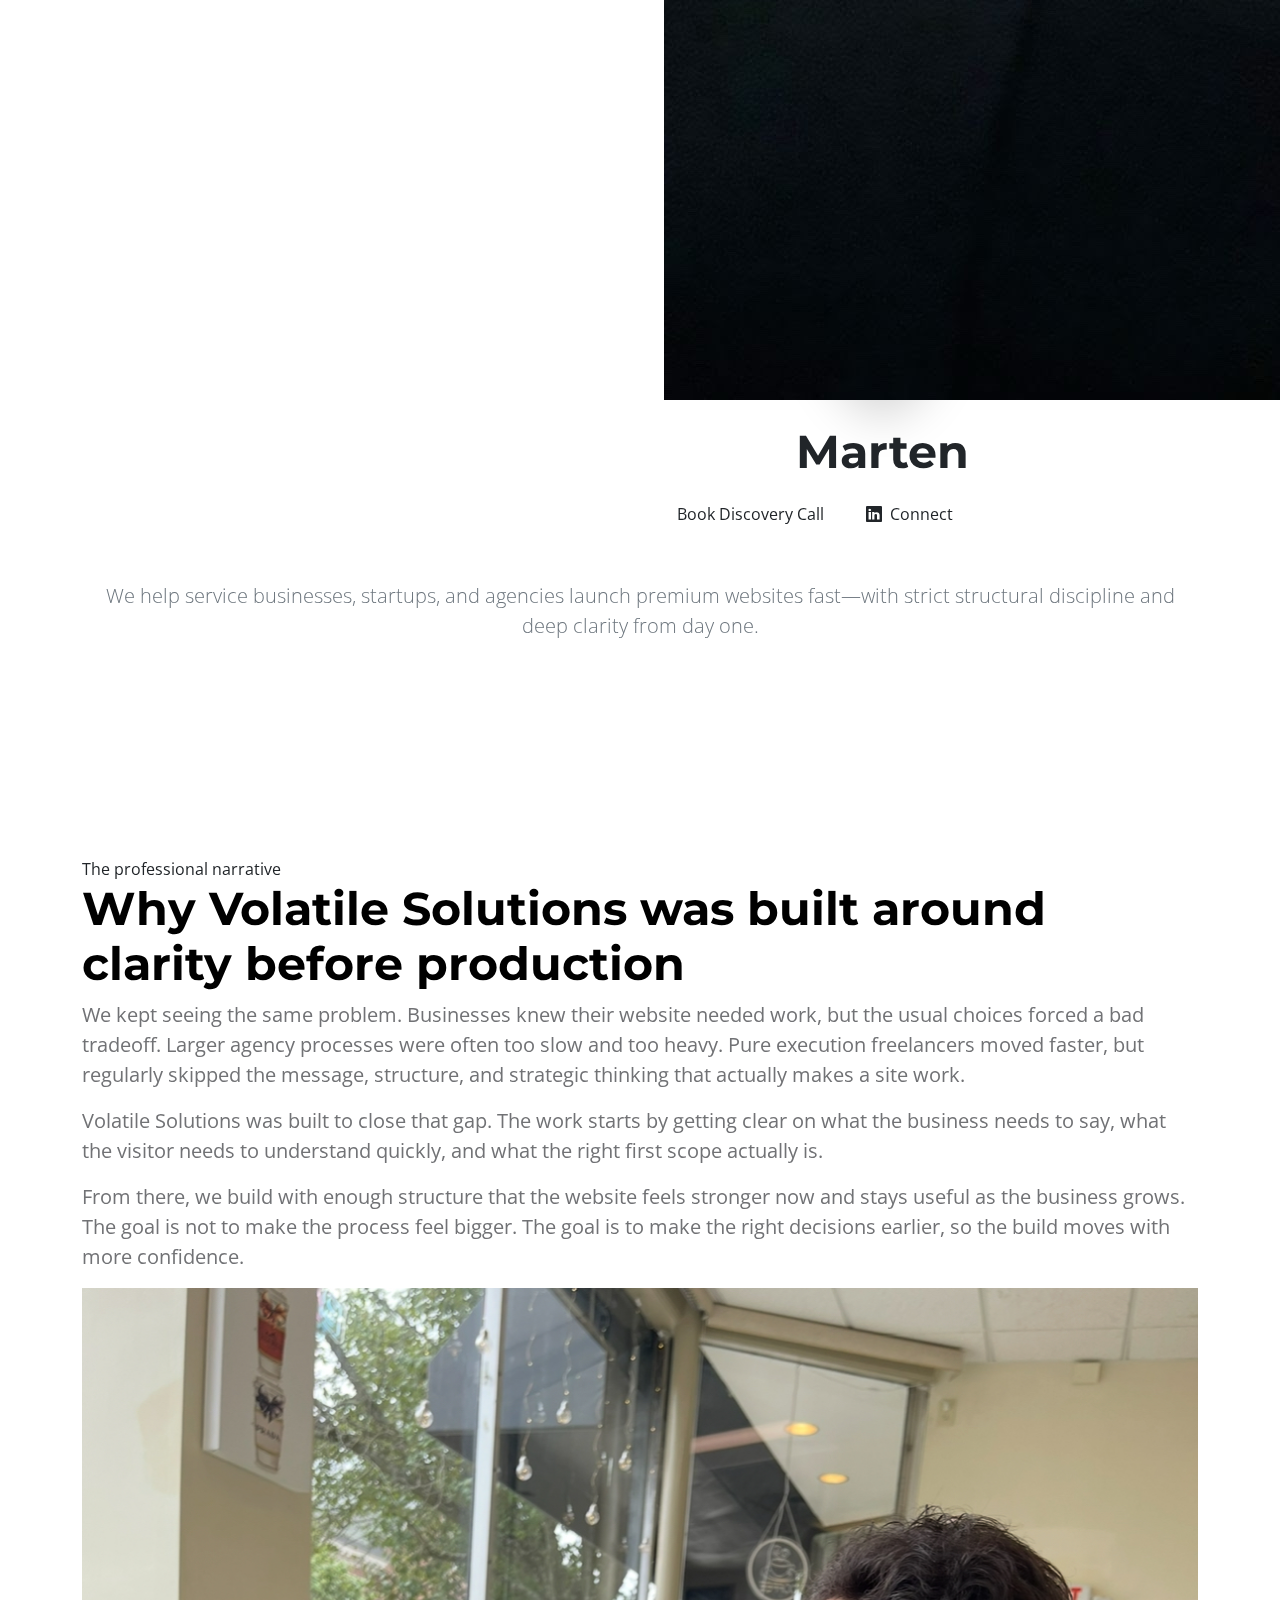
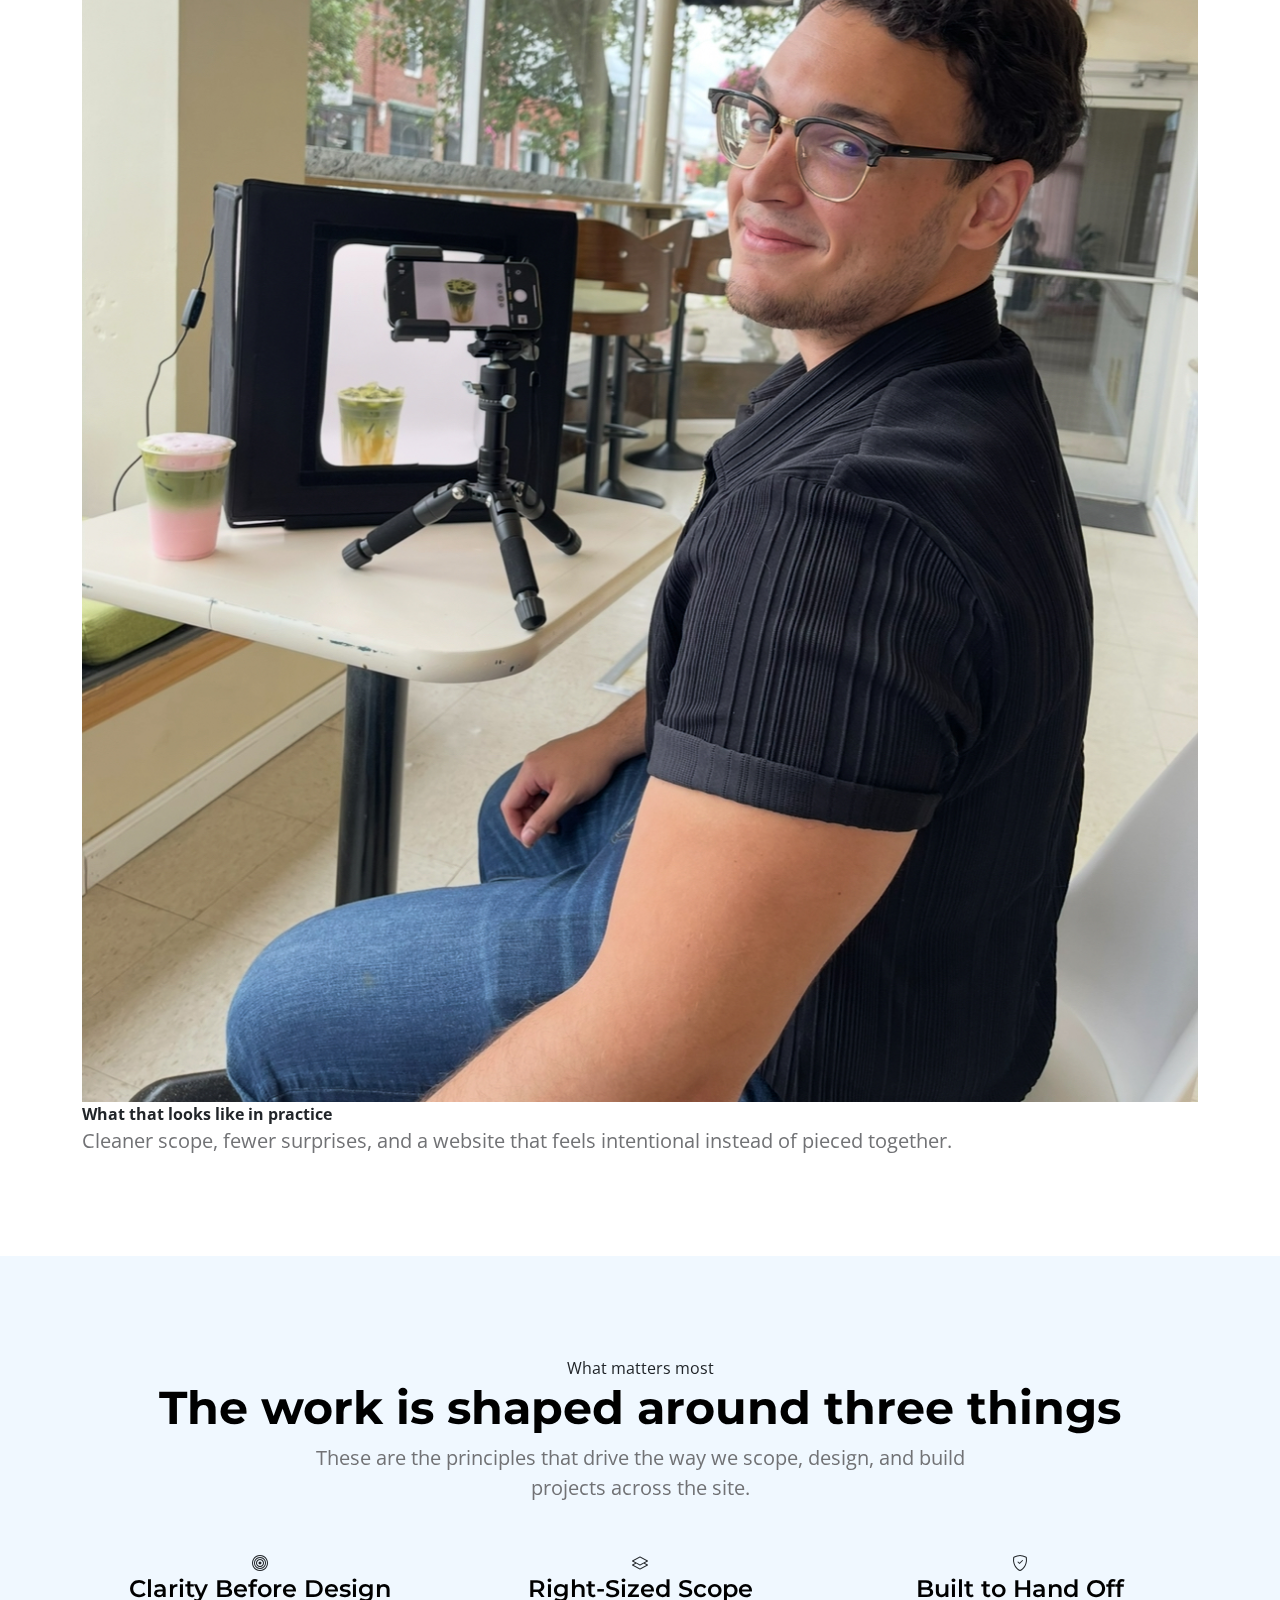
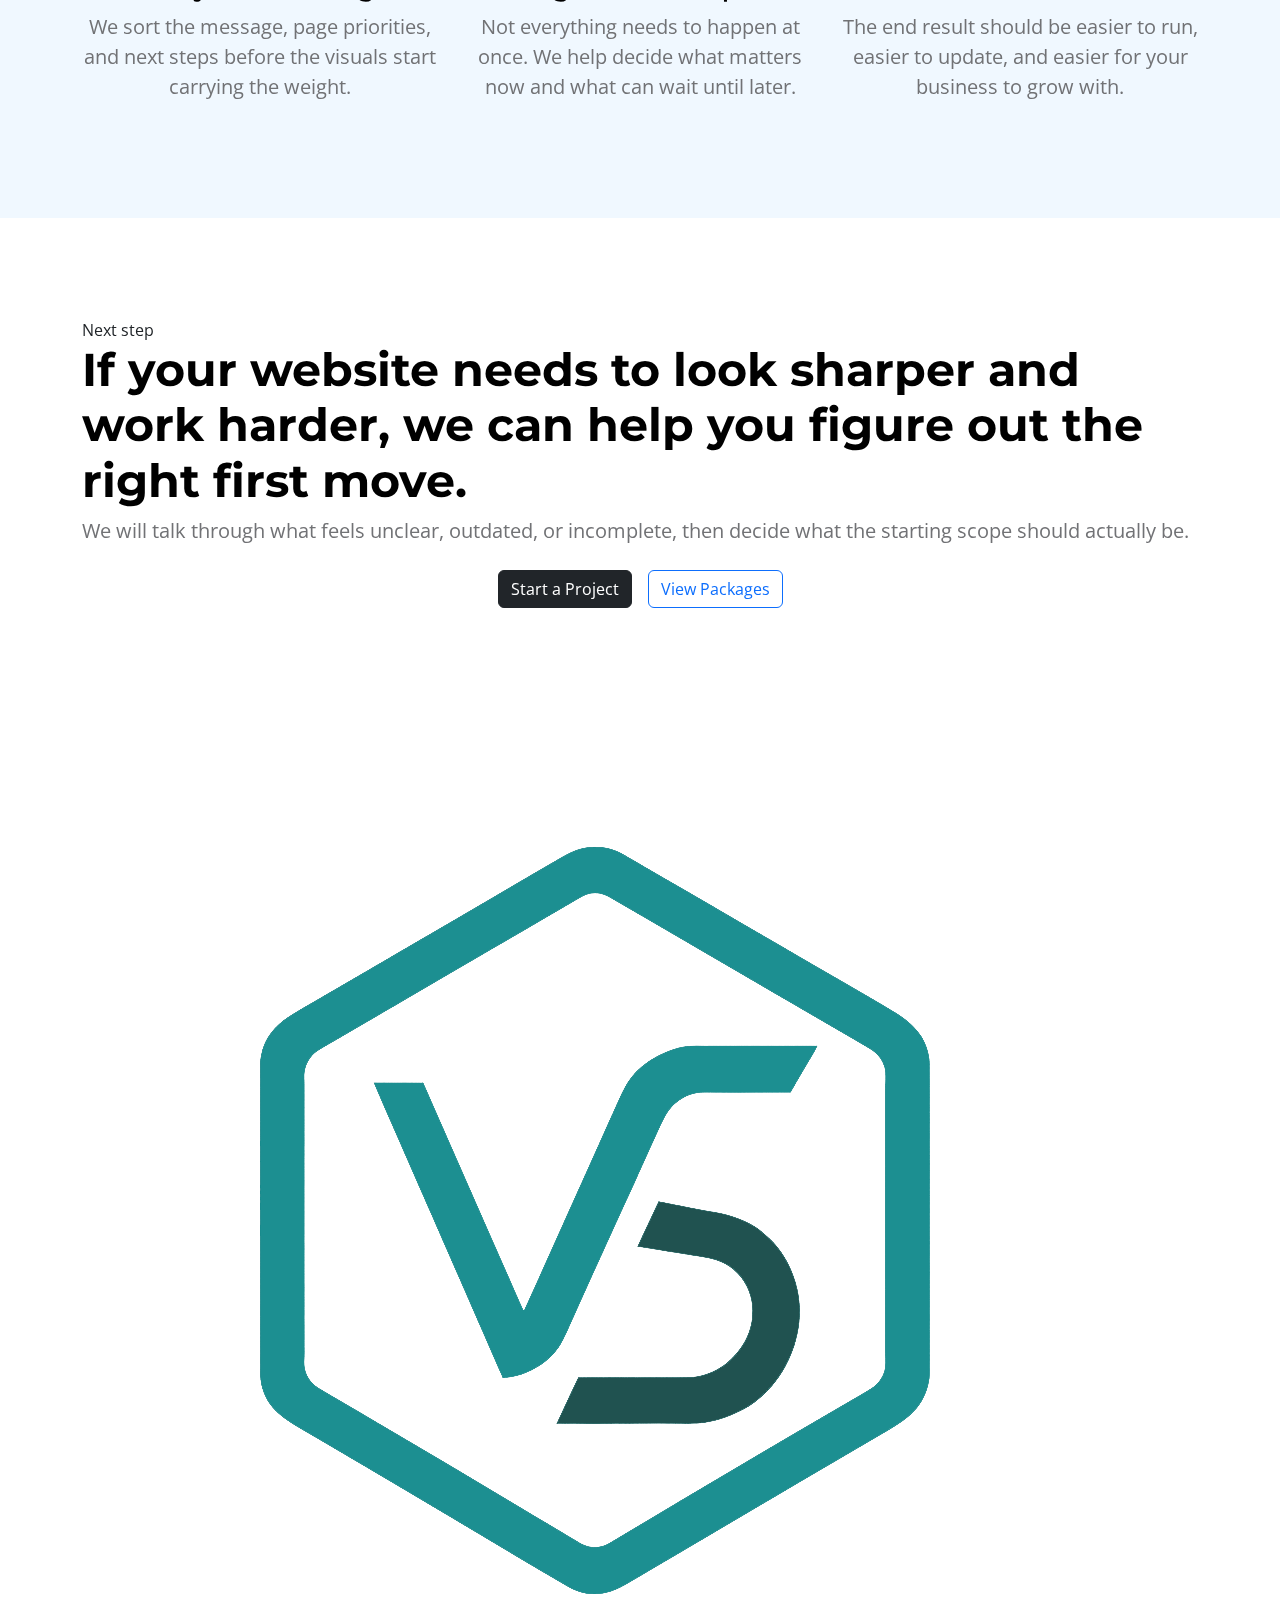
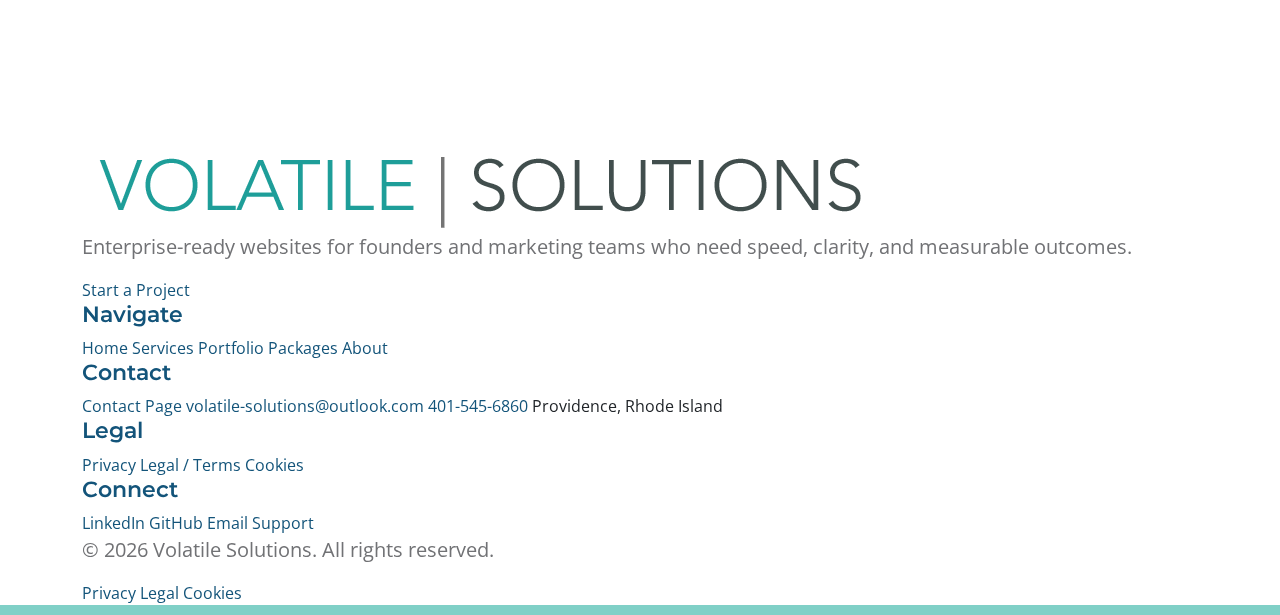
<file: about.html>
<!doctype html>
<html lang="en">

<head>
  <meta charset="utf-8">
  <meta name="viewport"
    content="width=device-width, initial-scale=1, maximum-scale=1, user-scalable=no, viewport-fit=cover">
  <meta name="description"
    content="Meet Volatile Solutions — a fractional web team that helps founders, agencies, and marketing teams ship premium websites without bloated timelines.">
  <meta name="author" content="Volatile | Solutions">
  <title>About — Volatile Solutions</title>

  <meta property="og:type" content="website" />
  <meta property="og:title" content="About — Volatile Solutions" />
  <meta property="og:description"
    content="A fractional web team helping founders and marketing leaders ship premium websites." />
  <meta property="og:image" content="https://volatilesolutions.com/images/social-share.png" />
  <meta property="og:image:width" content="1200" />
  <meta property="og:image:height" content="630" />
  <meta property="og:image:alt" content="Volatile Solutions logo on a white background" />
  <meta name="twitter:card" content="summary" />
  <meta name="twitter:image" content="https://volatilesolutions.com/images/social-share.png" />
  <link rel="canonical" href="https://volatilesolutions.com/about.html" />

  <link rel="preconnect" href="https://fonts.googleapis.com">
  <link rel="preconnect" href="https://fonts.gstatic.com" crossorigin>
  <link href="https://fonts.googleapis.com/css2?family=Montserrat:wght@500;600;700&family=Open+Sans&display=swap"
    rel="stylesheet">
  <link href="css/bootstrap.min.css" rel="stylesheet">
  <link href="css/bootstrap-icons.css" rel="stylesheet">
  <link href="css/templatemo-topic-listing.css?v=20260410nav6" rel="stylesheet">
  <link rel="icon" type="image/png" href="images/favicon.png?v=1" />
  <link rel="shortcut icon" type="image/png" href="images/favicon.png?v=1" />
  <link rel="apple-touch-icon" href="images/favicon.png?v=1" />
</head>

<body id="top">
  <main>
    <nav class="navbar navbar-expand-lg site-navbar" aria-label="Main menu">
      <div class="container">
        <div class="site-navbar__shell">
          <a class="navbar-brand site-navbar__brand" href="index.html">
            <img src="images/logo.png" alt="Volatile Solutions" class="logo-img">
            <img src="images/vs-text.png" alt="Volatile Solutions" class="logo-text-img">
          </a>
          <button class="navbar-toggler site-navbar__toggler" type="button" data-bs-toggle="collapse"
            data-bs-target="#navbarNav" aria-controls="navbarNav" aria-expanded="false" aria-label="Toggle navigation">
            <span class="site-navbar__toggle-label">Menu</span>
            <span class="navbar-toggler-icon"></span>
          </button>
          <div class="collapse navbar-collapse site-navbar__collapse" id="navbarNav">
            <ul class="navbar-nav site-navbar__nav ms-lg-auto align-items-lg-center">
              <li class="nav-item"><a class="nav-link" href="index.html#section_1">Home</a></li>
              <li class="nav-item"><a class="nav-link" href="index.html#services">Services</a></li>
              <li class="nav-item"><a class="nav-link" href="portfolio.html">Portfolio</a></li>
              <li class="nav-item"><a class="nav-link" href="packages.html">Packages</a></li>
              <li class="nav-item"><a class="nav-link active" href="about.html">About</a></li>
              <li class="nav-item"><a class="nav-link" href="contact.html">Contact</a></li>
            </ul>
            <div class="site-navbar__actions">
              <a class="site-navbar__cta" href="contact.html">Book a Call</a>
            </div>
          </div>
        </div>
      </div>
    </nav>

    <!-- 1. Team Hero Section -->
    <header class="founder-hero section-padding pt-5">
      <div class="container pt-5 mt-4">
        <h1 class="visually-hidden">Volatile Solutions Team</h1>
        <div class="row justify-content-center g-5 founder-team-row">
          <div class="col-lg-5 col-md-6">
            <article class="founder-profile text-center h-100">
              <div class="founder-avatar-wrapper mx-auto mb-4">
                <div class="founder-avatar-frame shadow-lg rounded-circle">
                  <img src="images/aboutme/about-me-photo1.PNG" alt="Anthony Volatile" class="founder-avatar-img">
                </div>
              </div>
              <h2 class="founder-profile-name fw-bold text-dark mb-3">Anthony</h2>
              <div class="d-flex gap-3 founder-profile-links">
                <a href="contact.html" class="btn btn--primary">Book Discovery Call</a>
                <a href="https://www.linkedin.com/in/anthony-volatile-6836062ab/" class="btn btn--secondary"
                  target="_blank" rel="noopener">
                  <i class="bi bi-linkedin me-2"></i>Connect
                </a>
              </div>
            </article>
          </div>
          <div class="col-lg-5 col-md-6">
            <article class="founder-profile text-center h-100">
              <div class="founder-avatar-wrapper mx-auto mb-4">
                <div class="founder-avatar-frame founder-avatar-frame--marten shadow-lg rounded-circle">
                  <img src="images/aboutme/marten-about.jpg" alt="Marten"
                    class="founder-avatar-img founder-avatar-img--marten">
                </div>
              </div>
              <h2 class="founder-profile-name fw-bold text-dark mb-3">Marten</h2>
              <div class="d-flex gap-3 founder-profile-links">
                <a href="contact.html" class="btn btn--primary">Book Discovery Call</a>
                <a href="https://www.linkedin.com/in/marten-belats-a81b73254/" class="btn btn--secondary"
                  target="_blank" rel="noopener">
                  <i class="bi bi-linkedin me-2"></i>Connect
                </a>
              </div>
            </article>
          </div>
        </div>
        <p class="lead text-muted text-center founder-team-copy mx-auto mt-5">
          We help service businesses, startups, and agencies launch premium websites fast—with strict structural
          discipline and deep clarity from day one.
        </p>
      </div>
    </header>

    <!-- 2. The Professional Narrative -->
    <section class="about-story-section section-padding bg-white">
      <div class="container">
        <div class="about-story-shell">
          <div class="about-story-copy">
            <span class="section-eyebrow">The professional narrative</span>
            <h2 class="section-title">Why Volatile Solutions was built around clarity before production</h2>
            <div class="about-story-prose">
              <p>We kept seeing the same problem. Businesses knew their website needed work, but the usual choices
                forced a bad tradeoff. Larger agency processes were often too slow and too heavy. Pure execution
                freelancers moved faster, but regularly skipped the message, structure, and strategic thinking that
                actually makes a site work.</p>
              <p>Volatile Solutions was built to close that gap. The work starts by getting clear on what the business
                needs to say, what the visitor needs to understand quickly, and what the right first scope actually is.
              </p>
              <p>From there, we build with enough structure that the website feels stronger now and stays useful as the
                business grows. The goal is not to make the process feel bigger. The goal is to make the right
                decisions earlier, so the build moves with more confidence.</p>
            </div>
          </div>

          <div class="about-story-visual">
            <div class="about-story-image-frame">
              <img src="images/aboutme/about-me-photo2.jpg" alt="Collaborative digital strategy session"
                class="img-fluid w-100">
            </div>
            <div class="about-story-note">
              <strong>What that looks like in practice</strong>
              <p class="mb-0">Cleaner scope, fewer surprises, and a website that feels intentional instead of pieced
                together.</p>
            </div>
          </div>
        </div>
      </div>
    </section>

    <!-- 3. Supporting Visual / Process Layout -->
    <section class="section-padding section-bg">
      <div class="container">
        <div class="text-center mb-5">
          <span class="section-eyebrow">What matters most</span>
          <h2 class="section-title">The work is shaped around three things</h2>
          <p class="section-lead mx-auto" style="max-width: 720px;">These are the principles that drive the way we
            scope, design, and build projects across the site.</p>
        </div>

        <div class="row g-4">
          <div class="col-md-4">
            <article class="capability-card text-center h-100">
              <div class="capability-icon-wrapper mx-auto">
                <i class="bi-bullseye"></i>
              </div>
              <h5>Clarity Before Design</h5>
              <p>We sort the message, page priorities, and next steps before the visuals start carrying the weight.</p>
            </article>
          </div>
          <div class="col-md-4">
            <article class="capability-card text-center h-100">
              <div class="capability-icon-wrapper mx-auto">
                <i class="bi-layers"></i>
              </div>
              <h5>Right-Sized Scope</h5>
              <p>Not everything needs to happen at once. We help decide what matters now and what can wait until later.</p>
            </article>
          </div>
          <div class="col-md-4">
            <article class="capability-card text-center h-100">
              <div class="capability-icon-wrapper mx-auto">
                <i class="bi-shield-check"></i>
              </div>
              <h5>Built to Hand Off</h5>
              <p>The end result should be easier to run, easier to update, and easier for your business to grow with.</p>
            </article>
          </div>
        </div>
      </div>
    </section>

    <!-- 4. Experience & Skills Stack
    <section class="engagement-section section-padding">
      <div class="container">
        <div class="engagement-shell">
          <div class="engagement-head">
            <div class="engagement-copy">
              <span class="section-eyebrow">How we work</span>
              <h2 class="section-title">A practical process for teams that need momentum without guesswork</h2>
              <p class="section-lead mb-0">The process is meant to stay understandable from the first conversation
                through launch.</p>
            </div>
            <div class="engagement-actions">
              <p class="engagement-note mb-0">The point is to keep progress moving while still making the decisions that
                matter early enough to help the build.</p>
            </div>
          </div>

          <div class="process-mini-grid">
            <article class="process-mini-card">
              <span class="process-mini-step">01</span>
              <h3>Discovery</h3>
              <p>We start with the business problem, not just the website request.</p>
            </article>
            <article class="process-mini-card">
              <span class="process-mini-step">02</span>
              <h3>Right Scope</h3>
              <p>We decide what needs to be built now and what should stay out of the first version.</p>
            </article>
            <article class="process-mini-card process-mini-card--featured">
              <span class="process-mini-step">03</span>
              <h3>Working Direction</h3>
              <p>You get enough clarity to see where the build is going before everything is locked in.</p>
            </article>
            <article class="process-mini-card">
              <span class="process-mini-step">04</span>
              <h3>Structured Build</h3>
              <p>The site is built with clean systems so it feels consistent and easier to maintain.</p>
            </article>
            <article class="process-mini-card">
              <span class="process-mini-step">05</span>
              <h3>Launch + Handoff</h3>
              <p>We launch the site, connect the essentials, and leave you with something usable.</p>
            </article>
          </div>

          <div class="engagement-process-foot">
            <p class="mb-0">Most projects begin with one short call and a clear next step, not a long sales cycle.</p>
            <a href="contact.html" class="btn btn-dark">Book a Discovery Call</a>
          </div>
        </div>
      </div>
    </section> -->

    <!-- 5. Personal Philosophy / CTA -->
    <section class="section-padding">
      <div class="container">
        <div class="engagement-shell about-cta-shell">
          <span class="section-eyebrow">Next step</span>
          <h2 class="section-title">If your website needs to look sharper and work harder, we can help you figure out the right first move.</h2>
          <p class="section-lead mb-4 mx-auto">We will talk through what feels unclear, outdated, or incomplete, then
            decide what the starting scope should actually be.</p>
          <div class="d-flex justify-content-center flex-wrap gap-3">
            <a href="contact.html" class="btn btn-dark">Start a Project</a>
            <a href="packages.html" class="btn btn-outline-primary">View Packages</a>
          </div>
        </div>
      </div>
    </section>
  </main>

  <footer class="site-footer enterprise-footer">
    <div class="container enterprise-footer__inner">
      <div class="enterprise-footer__top">
        <a class="enterprise-footer__brand" href="index.html" aria-label="Volatile Solutions home">
          <img src="images/logo.png" alt="Volatile Solutions logo" class="enterprise-footer__logo-mark" />
          <img src="images/vs-text.png" alt="Volatile Solutions" class="enterprise-footer__logo-text" />
        </a>
        <p class="enterprise-footer__tagline">Enterprise-ready websites for founders and marketing teams who need speed,
          clarity, and measurable outcomes.</p>
        <a href="contact.html" class="enterprise-footer__cta">Start a Project</a>
      </div>

      <div class="enterprise-footer__grid">
        <nav class="enterprise-footer__col" aria-label="Primary">
          <h6>Navigate</h6>
          <a href="index.html" class="enterprise-footer__link">Home</a>
          <a href="index.html#services" class="enterprise-footer__link">Services</a>
          <a href="portfolio.html" class="enterprise-footer__link">Portfolio</a>
          <a href="packages.html" class="enterprise-footer__link">Packages</a>
          <a href="about.html" class="enterprise-footer__link">About</a>
        </nav>

        <nav class="enterprise-footer__col" aria-label="Contact">
          <h6>Contact</h6>
          <a href="contact.html" class="enterprise-footer__link">Contact Page</a>
          <a href="mailto:volatile-solutions@outlook.com"
            class="enterprise-footer__link">volatile-solutions@outlook.com</a>
          <a href="tel:401-545-6860" class="enterprise-footer__link">401-545-6860</a>
          <span class="enterprise-footer__meta">Providence, Rhode Island</span>
        </nav>

        <nav class="enterprise-footer__col" aria-label="Legal">
          <h6>Legal</h6>
          <a href="privacy.html" class="enterprise-footer__link" data-no-transition>Privacy</a>
          <a href="terms.html" class="enterprise-footer__link" data-no-transition>Legal / Terms</a>
          <a href="cookies.html" class="enterprise-footer__link" data-no-transition>Cookies</a>
        </nav>

        <nav class="enterprise-footer__col" aria-label="Social and support">
          <h6>Connect</h6>
          <a href="https://www.linkedin.com/in/anthony-volatile-6836062ab/" class="enterprise-footer__link"
            target="_blank" rel="noopener">LinkedIn</a>
          <a href="https://github.com/AVolatile" class="enterprise-footer__link" target="_blank"
            rel="noopener">GitHub</a>
          <a href="mailto:volatile-solutions@outlook.com" class="enterprise-footer__link">Email Support</a>
        </nav>
      </div>

      <div class="enterprise-footer__bottom">
        <p class="enterprise-footer__copyright">© 2026 Volatile Solutions. All rights reserved.</p>
        <div class="enterprise-footer__bottom-links">
          <a href="privacy.html" class="enterprise-footer__bottom-link" data-no-transition>Privacy</a>
          <a href="terms.html" class="enterprise-footer__bottom-link" data-no-transition>Legal</a>
          <a href="cookies.html" class="enterprise-footer__bottom-link" data-no-transition>Cookies</a>
        </div>
      </div>
    </div>
  </footer>

  <script src="js/jquery.min.js"></script>
  <script src="js/bootstrap.bundle.min.js"></script>
  <script src="js/jquery.sticky.js"></script>
  <script src="js/custom.js?v=20260410nav"></script>
</body>

</html>
</file>
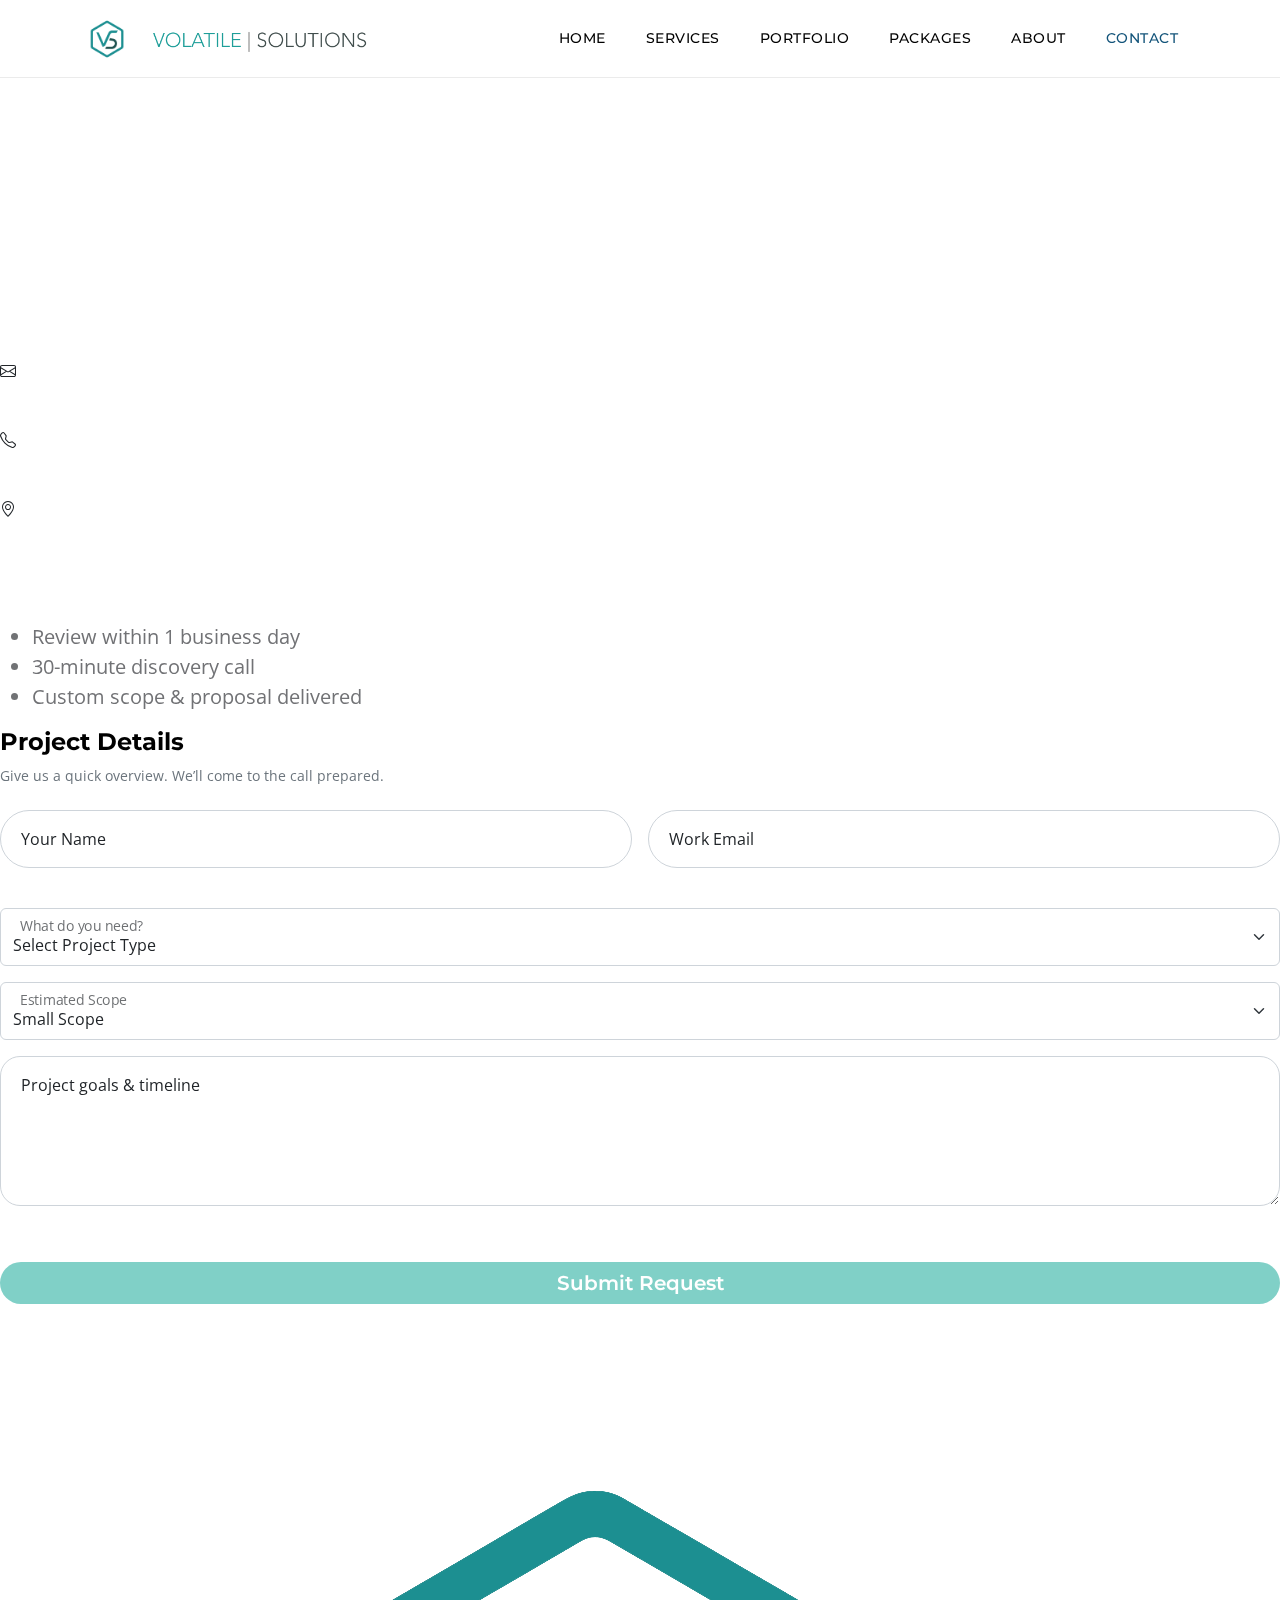
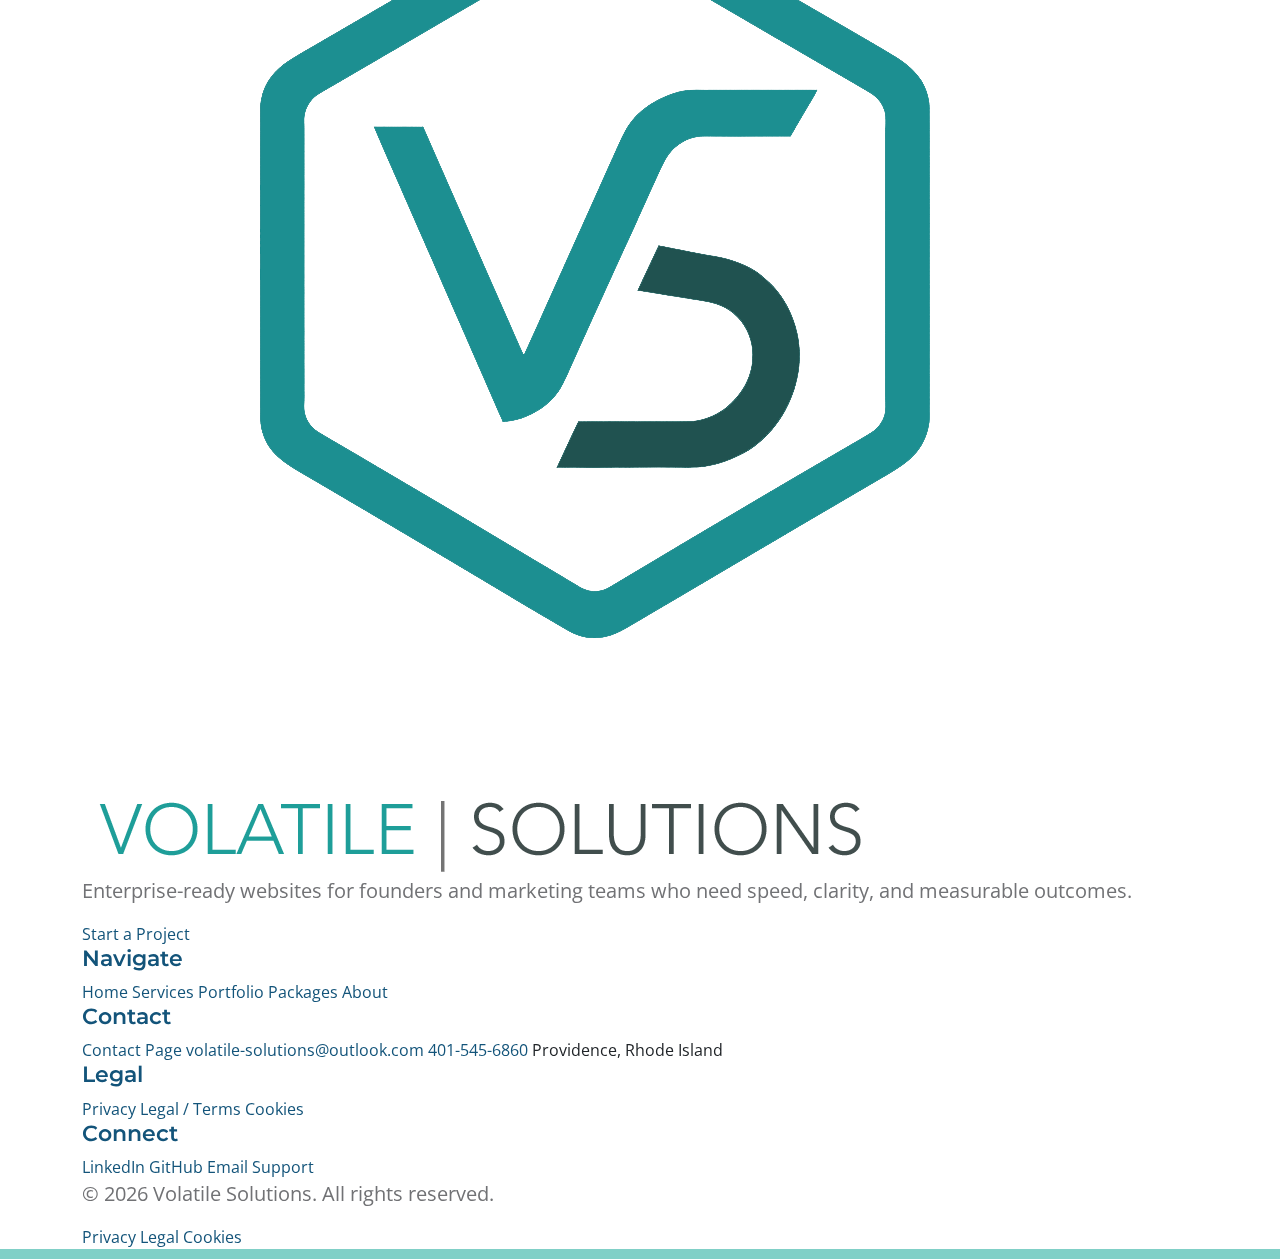
<file: contact.html>
<!doctype html>
<html lang="en">

<head>
    <meta charset="utf-8">
    <meta name="viewport"
        content="width=device-width, initial-scale=1, maximum-scale=1, user-scalable=no, viewport-fit=cover">
    <meta name="description"
        content="Start a project or ask a question — Volatile Solutions responds within 1 business day.">
    <meta name="author" content="Volatile | Solutions">
    <title>Contact — Volatile Solutions</title>

    <meta property="og:type" content="website" />
    <meta property="og:title" content="Contact — Volatile Solutions" />
    <meta property="og:description" content="Start a project or ask a question. We respond within 1 business day." />
    <meta property="og:image" content="images/logo.png" />
    <meta name="twitter:card" content="summary" />
    <link rel="canonical" href="https://volatilesolutions.com/contact.html" />

    <link rel="preconnect" href="https://fonts.googleapis.com">
    <link rel="preconnect" href="https://fonts.gstatic.com" crossorigin>
    <link href="https://fonts.googleapis.com/css2?family=Montserrat:wght@500;600;700&family=Open+Sans&display=swap"
        rel="stylesheet">
    <link href="css/bootstrap.min.css" rel="stylesheet">
    <link href="css/bootstrap-icons.css" rel="stylesheet">
    <link href="css/templatemo-topic-listing.css?v=20260302l" rel="stylesheet">
    <link rel="icon" type="image/png" href="images/favicon.png?v=1" />
    <link rel="shortcut icon" type="image/png" href="images/favicon.png?v=1" />
    <link rel="apple-touch-icon" href="images/favicon.png?v=1" />
</head>

<body id="top">
    <main>
        <nav class="navbar navbar-expand-lg" aria-label="Main menu">
            <div class="container">
                <a class="navbar-brand" href="index.html">
                    <img src="images/logo.png" alt="Volatile Solutions" class="logo-img">
                    <img src="images/vs-text.png" alt="Volatile Solutions" class="logo-text-img">
                </a>
                <button class="navbar-toggler" type="button" data-bs-toggle="collapse" data-bs-target="#navbarNav"
                    aria-controls="navbarNav" aria-expanded="false" aria-label="Toggle navigation">
                    <span class="navbar-toggler-icon"></span>
                </button>
                <div class="collapse navbar-collapse" id="navbarNav">
                    <ul class="navbar-nav ms-lg-5 ms-lg-auto align-items-lg-center">
                        <li class="nav-item"><a class="nav-link" href="index.html#section_1">Home</a></li>
                        <li class="nav-item"><a class="nav-link" href="index.html#services">Services</a></li>
                        <li class="nav-item"><a class="nav-link" href="portfolio.html">Portfolio</a></li>
                        <li class="nav-item"><a class="nav-link" href="packages.html">Packages</a></li>
                        <li class="nav-item"><a class="nav-link" href="about.html">About</a></li>
                        <li class="nav-item"><a class="nav-link active" href="contact.html">Contact</a></li>
                    </ul>
                </div>
            </div>
        </nav>

        <section class="contact-split-layout position-relative pt-5 pb-5">
            <!-- Left Dark Pane -->
            <div class="contact-pane-dark">
                <div class="contact-pane-dark-inner">
                    <nav aria-label="breadcrumb" class="mb-4">
                        <ol class="breadcrumb m-0">
                            <li class="breadcrumb-item"><a href="index.html"
                                    class="text-white-50 text-decoration-none">Homepage</a></li>
                            <li class="breadcrumb-item active text-white" aria-current="page">Contact</li>
                        </ol>
                    </nav>
                    <h2 class="text-white mb-4 display-4 fw-bold">Let's build<br>something great.</h2>
                    <p class="text-white-50 mb-5 pb-3">Skip the generic agencies. We work directly with founders to
                        launch premium, high-converting digital experiences with pure clarity.</p>

                    <div class="contact-direct-info mb-5">
                        <div class="d-flex align-items-center mb-4">
                            <div class="contact-icon-wrapper"><i class="bi-envelope"></i></div>
                            <div class="ms-3">
                                <span class="d-block text-white-50 small text-uppercase fw-bold">Email Us</span>
                                <a href="mailto:volatile-solutions@outlook.com"
                                    class="text-white fw-bold text-decoration-none">volatile-solutions@outlook.com</a>
                            </div>
                        </div>
                        <div class="d-flex align-items-center mb-4">
                            <div class="contact-icon-wrapper"><i class="bi-telephone"></i></div>
                            <div class="ms-3">
                                <span class="d-block text-white-50 small text-uppercase fw-bold">Call Us</span>
                                <a href="tel:401-545-6860"
                                    class="text-white fw-bold text-decoration-none">401-545-6860</a>
                            </div>
                        </div>
                        <div class="d-flex align-items-center">
                            <div class="contact-icon-wrapper"><i class="bi-geo-alt"></i></div>
                            <div class="ms-3">
                                <span class="d-block text-white-50 small text-uppercase fw-bold">Location</span>
                                <span class="text-white fw-bold">Providence, RI (Remote US)</span>
                            </div>
                        </div>
                    </div>

                    <div class="contact-timeline-box d-none d-lg-block">
                        <h6 class="text-white mb-3 fw-bold">What happens next?</h6>
                        <ul class="contact-timeline">
                            <li>Review within 1 business day</li>
                            <li>30-minute discovery call</li>
                            <li>Custom scope & proposal delivered</li>
                        </ul>
                    </div>
                </div>
            </div>

            <!-- Right Light Pane (Overlapping Form) -->
            <div class="contact-pane-light">
                <div class="contact-form-glass">
                    <h3 class="mb-2 h4 fw-bold">Project Details</h3>
                    <p class="text-muted mb-4 small">Give us a quick overview. We’ll come to the call prepared.</p>

                    <form id="contactForm" action="https://formsubmit.co/volatile-solutions@outlook.com" method="post"
                        class="custom-form contact-form" role="form" novalidate>
                        <!-- Formsubmit routing settings -->
                        <input type="hidden" name="_subject" value="New Project Inquiry - Volatile Solutions">
                        <input type="hidden" name="_template" value="table">
                        <input type="hidden" name="_captcha" value="false"> <!-- Using AJAX negates standard captcha -->

                        <div class="row g-3">
                            <div class="col-md-6">
                                <div class="form-floating">
                                    <input type="text" name="name" id="contact-name" class="form-control"
                                        placeholder="Name" required>
                                    <label for="contact-name">Your Name</label>
                                </div>
                            </div>
                            <div class="col-md-6">
                                <div class="form-floating">
                                    <input type="email" name="email" id="contact-email" class="form-control"
                                        placeholder="Email address" required>
                                    <label for="contact-email">Work Email</label>
                                </div>
                            </div>
                            <div class="col-12">
                                <div class="form-floating">
                                    <select class="form-select" id="project-type" name="projectType"
                                        aria-label="Project Type">
                                        <option selected>Select Project Type</option>
                                        <option value="website">New Website Build</option>
                                        <option value="webapp">Web Application</option>
                                        <option value="brand">Brand Identity</option>
                                        <option value="other">Other</option>
                                    </select>
                                    <label for="project-type">What do you need?</label>
                                </div>
                            </div>
                            <div class="col-12">
                                <div class="form-floating">
                                    <select class="form-select" id="budget" name="budget" aria-label="Budget">
                                        <option>Select Scope</option>
                                        <option value="small" selected>Small Scope</option>
                                        <option value="medium">Medium Scope</option>
                                        <option value="large">Large Scope</option>
                                    </select>
                                    <label for="budget">Estimated Scope</label>
                                </div>
                            </div>
                            <div class="col-12">
                                <div class="form-floating">
                                    <textarea class="form-control contact-textarea" id="contact-message" name="message"
                                        placeholder="Project goals" required></textarea>
                                    <label for="contact-message">Project goals & timeline</label>
                                </div>
                            </div>
                            <div class="col-12 mt-4">
                                <button type="submit" class="btn btn-primary w-100 mt-2">Submit Request</button>
                            </div>
                        </div>
                    </form>

                    <!-- Success State -->
                    <div id="formSuccess" class="text-center py-5" style="display: none;">
                        <i class="bi bi-check-circle-fill text-primary" style="font-size: 3.5rem;"></i>
                        <h4 class="mt-4 fw-bold text-dark">Request received.</h4>
                        <p class="text-muted small mx-auto" style="max-width: 280px;">Thanks for reaching out. We will
                            review your project details and respond within 1 business day.</p>
                        <button class="btn btn-outline-primary mt-3" onclick="window.location.reload()">Send another
                            message</button>
                    </div>
                </div>
            </div>
        </section>
    </main>

    <footer class="site-footer enterprise-footer">
        <div class="container enterprise-footer__inner">
            <div class="enterprise-footer__top">
                <a class="enterprise-footer__brand" href="index.html" aria-label="Volatile Solutions home">
                    <img src="images/logo.png" alt="Volatile Solutions logo" class="enterprise-footer__logo-mark" />
                    <img src="images/vs-text.png" alt="Volatile Solutions" class="enterprise-footer__logo-text" />
                </a>
                <p class="enterprise-footer__tagline">Enterprise-ready websites for founders and marketing teams who
                    need speed, clarity, and measurable outcomes.</p>
                <a href="contact.html" class="enterprise-footer__cta">Start a Project</a>
            </div>

            <div class="enterprise-footer__grid">
                <nav class="enterprise-footer__col" aria-label="Primary">
                    <h6>Navigate</h6>
                    <a href="index.html" class="enterprise-footer__link">Home</a>
                    <a href="index.html#services" class="enterprise-footer__link">Services</a>
                    <a href="portfolio.html" class="enterprise-footer__link">Portfolio</a>
                    <a href="packages.html" class="enterprise-footer__link">Packages</a>
                    <a href="about.html" class="enterprise-footer__link">About</a>
                </nav>

                <nav class="enterprise-footer__col" aria-label="Contact">
                    <h6>Contact</h6>
                    <a href="contact.html" class="enterprise-footer__link">Contact Page</a>
                    <a href="mailto:volatile-solutions@outlook.com"
                        class="enterprise-footer__link">volatile-solutions@outlook.com</a>
                    <a href="tel:401-545-6860" class="enterprise-footer__link">401-545-6860</a>
                    <span class="enterprise-footer__meta">Providence, Rhode Island</span>
                </nav>

                <nav class="enterprise-footer__col" aria-label="Legal">
                    <h6>Legal</h6>
                    <a href="privacy.html" class="enterprise-footer__link" data-no-transition>Privacy</a>
                    <a href="terms.html" class="enterprise-footer__link" data-no-transition>Legal / Terms</a>
                    <a href="cookies.html" class="enterprise-footer__link" data-no-transition>Cookies</a>
                </nav>

                <nav class="enterprise-footer__col" aria-label="Social and support">
                    <h6>Connect</h6>
                    <a href="https://www.linkedin.com/in/anthony-volatile-6836062ab/" class="enterprise-footer__link"
                        target="_blank" rel="noopener">LinkedIn</a>
                    <a href="https://github.com/AVolatile" class="enterprise-footer__link" target="_blank"
                        rel="noopener">GitHub</a>
                    <a href="mailto:volatile-solutions@outlook.com" class="enterprise-footer__link">Email Support</a>
                </nav>
            </div>

            <div class="enterprise-footer__bottom">
                <p class="enterprise-footer__copyright">© 2026 Volatile Solutions. All rights reserved.</p>
                <div class="enterprise-footer__bottom-links">
                    <a href="privacy.html" class="enterprise-footer__bottom-link" data-no-transition>Privacy</a>
                    <a href="terms.html" class="enterprise-footer__bottom-link" data-no-transition>Legal</a>
                    <a href="cookies.html" class="enterprise-footer__bottom-link" data-no-transition>Cookies</a>
                </div>
            </div>
        </div>
    </footer>

    <script src="js/jquery.min.js"></script>
    <script src="js/bootstrap.bundle.min.js"></script>
    <script src="js/jquery.sticky.js"></script>
    <script src="js/custom.js"></script>
</body>

</html>
</file>
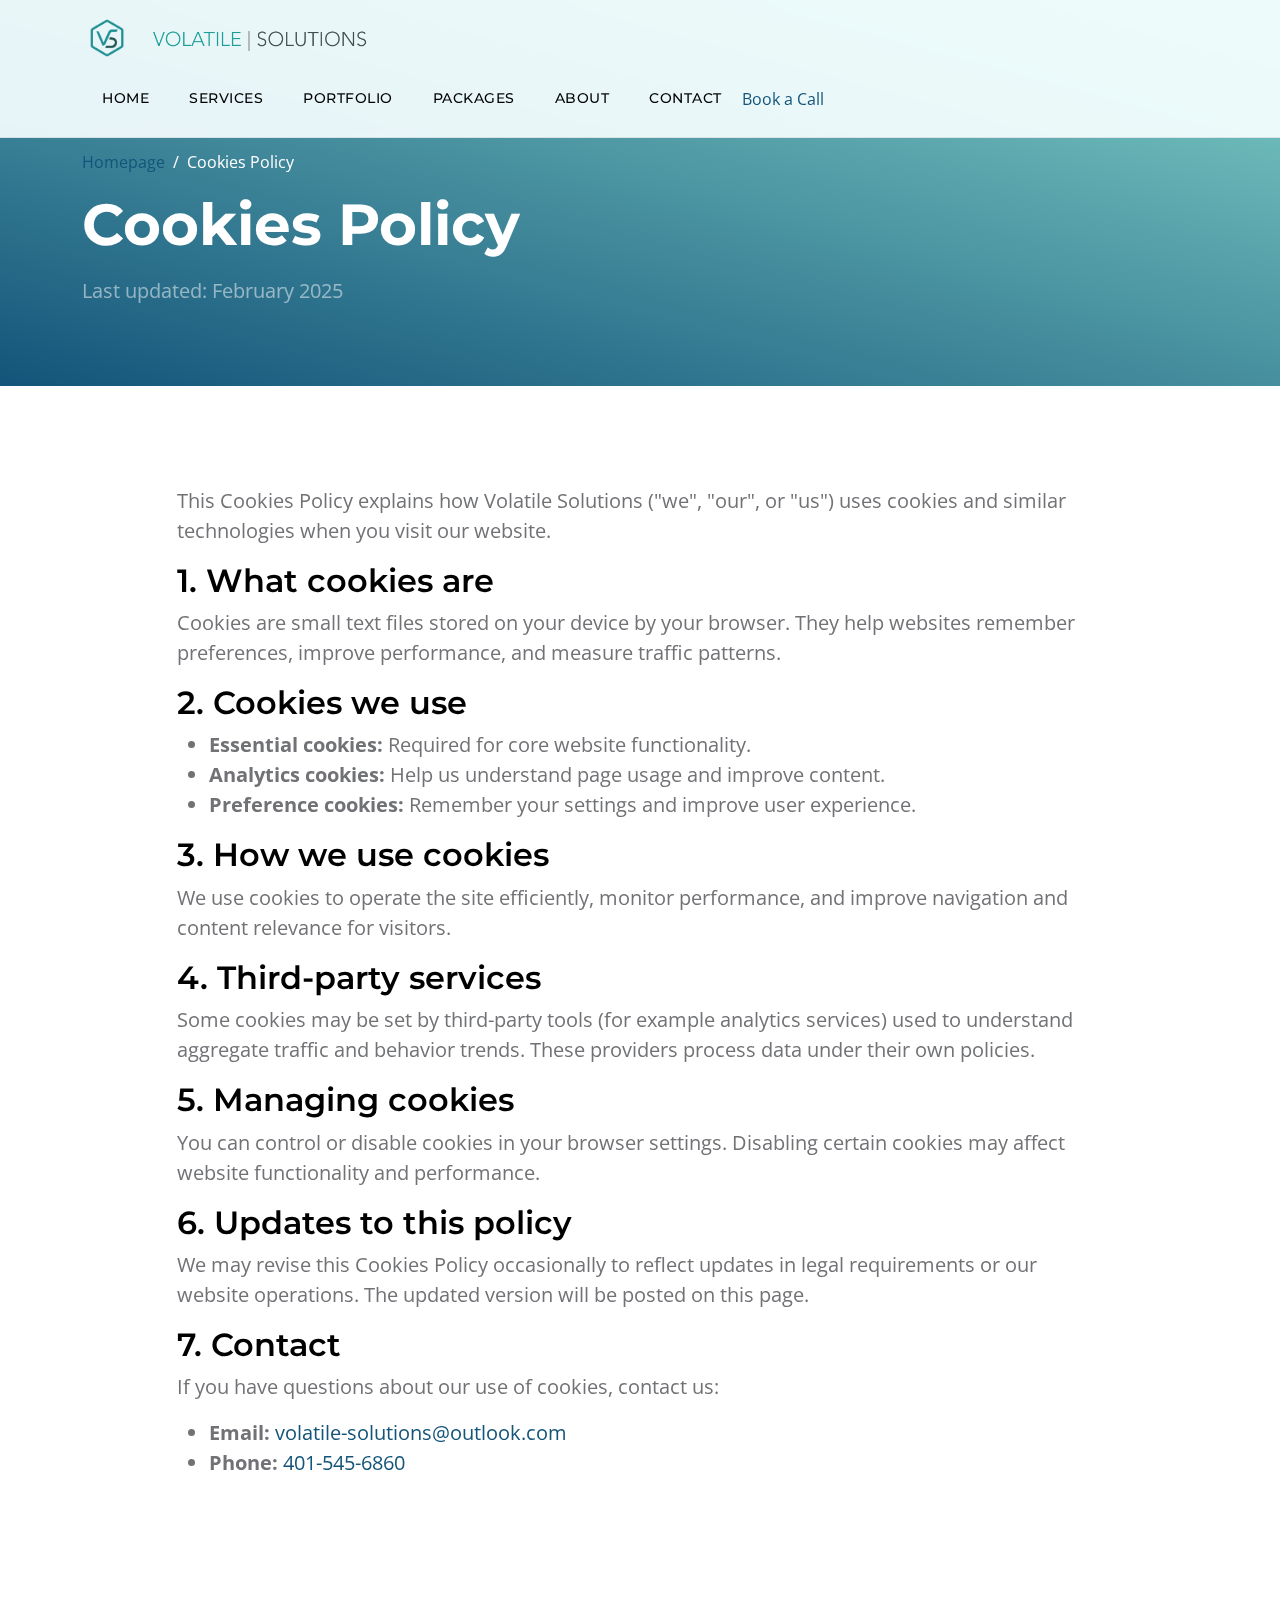
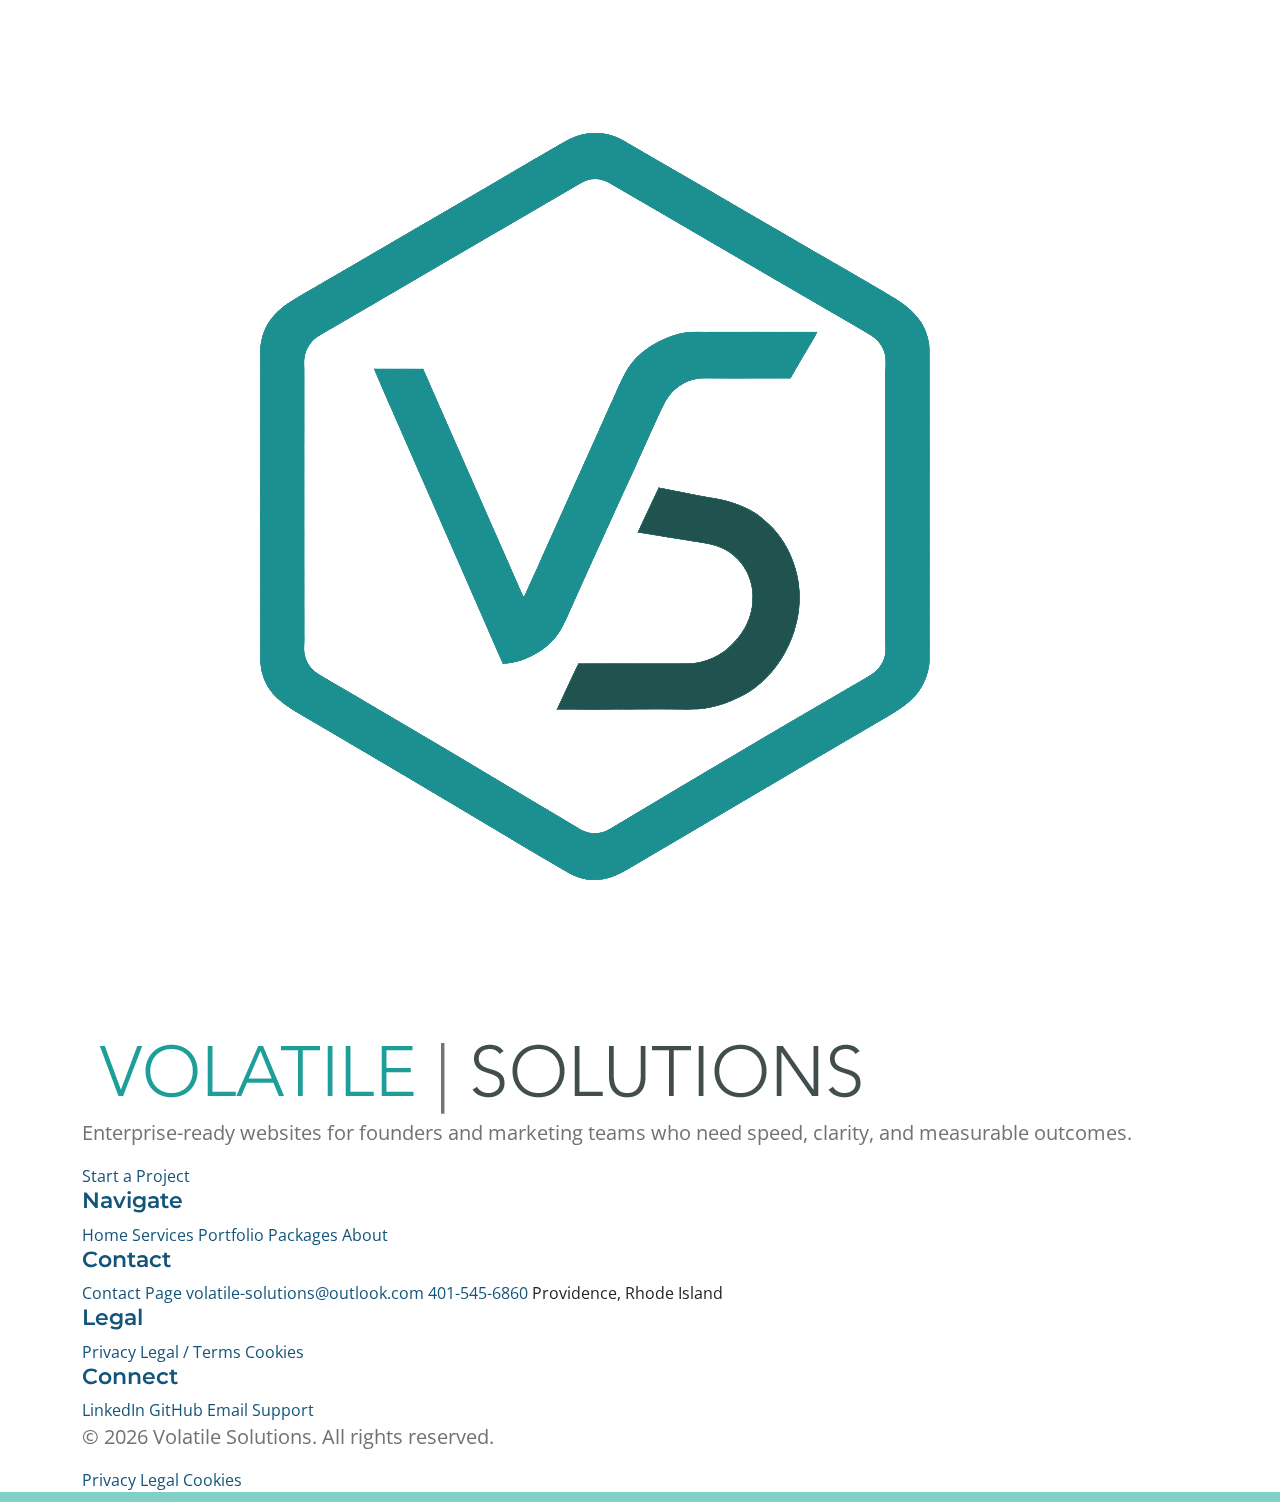
<file: cookies.html>
<!doctype html>
<html lang="en">

<head>
  <meta charset="utf-8">
  <meta name="viewport"
    content="width=device-width, initial-scale=1, maximum-scale=1, user-scalable=no, viewport-fit=cover">

  <meta name="description"
    content="Volatile Solutions cookie policy — how cookies and tracking technologies are used on this site.">
  <meta name="author" content="Volatile | Solutions">

  <title>Cookies Policy — Volatile Solutions</title>

  <meta property="og:type" content="website" />
  <meta property="og:title" content="Cookies Policy — Volatile Solutions" />
  <meta property="og:description" content="How Volatile Solutions uses cookies and similar technologies." />
  <meta property="og:image" content="images/logo.png" />
  <meta name="twitter:card" content="summary" />
  <link rel="canonical" href="https://volatilesolutions.com/cookies.html" />

  <link rel="preconnect" href="https://fonts.googleapis.com">
  <link rel="preconnect" href="https://fonts.gstatic.com" crossorigin>
  <link href="https://fonts.googleapis.com/css2?family=Montserrat:wght@500;600;700&family=Open+Sans&display=swap"
    rel="stylesheet">
  <link href="css/bootstrap.min.css" rel="stylesheet">
  <link href="css/bootstrap-icons.css" rel="stylesheet">
  <link href="css/templatemo-topic-listing.css?v=20260410nav3" rel="stylesheet">
  <link rel="icon" type="image/png" href="images/favicon.png?v=1" />
  <link rel="shortcut icon" type="image/png" href="images/favicon.png?v=1" />
  <link rel="apple-touch-icon" href="images/favicon.png?v=1" />
</head>

<body id="top">
  <main>
    <nav class="navbar navbar-expand-lg site-navbar" aria-label="Main menu">
      <div class="container">
        <div class="site-navbar__shell">
          <a class="navbar-brand site-navbar__brand" href="index.html">
            <img src="images/logo.png" alt="Volatile Solutions logo" class="logo-img">
            <img src="images/vs-text.png" alt="Volatile Solutions" class="logo-text-img">
          </a>
          <button class="navbar-toggler site-navbar__toggler" type="button" data-bs-toggle="collapse"
            data-bs-target="#navbarNav" aria-controls="navbarNav" aria-expanded="false" aria-label="Toggle navigation">
            <span class="site-navbar__toggle-label">Menu</span>
            <span class="navbar-toggler-icon"></span>
          </button>
          <div class="collapse navbar-collapse site-navbar__collapse" id="navbarNav">
            <ul class="navbar-nav site-navbar__nav ms-lg-auto align-items-lg-center">
              <li class="nav-item"><a class="nav-link" href="index.html#section_1">Home</a></li>
              <li class="nav-item"><a class="nav-link" href="index.html#services">Services</a></li>
              <li class="nav-item"><a class="nav-link" href="portfolio.html">Portfolio</a></li>
              <li class="nav-item"><a class="nav-link" href="packages.html">Packages</a></li>
              <li class="nav-item"><a class="nav-link" href="about.html">About</a></li>
              <li class="nav-item"><a class="nav-link" href="contact.html">Contact</a></li>
            </ul>
            <div class="site-navbar__actions">
              <a class="site-navbar__cta" href="contact.html">Book a Call</a>
            </div>
          </div>
        </div>
      </div>
    </nav>

    <header class="site-header d-flex flex-column justify-content-center align-items-center">
      <div class="container">
        <div class="row align-items-center">
          <div class="col-lg-8 col-12">
            <nav aria-label="breadcrumb">
              <ol class="breadcrumb">
                <li class="breadcrumb-item"><a href="index.html">Homepage</a></li>
                <li class="breadcrumb-item active" aria-current="page">Cookies Policy</li>
              </ol>
            </nav>
            <h1 class="text-white">Cookies Policy</h1>
            <p class="text-white-50 mt-3 mb-0">Last updated: February 2025</p>
          </div>
        </div>
      </div>
    </header>

    <section class="section-padding">
      <div class="container">
        <div class="row justify-content-center">
          <div class="col-lg-10">
            <p>This Cookies Policy explains how Volatile Solutions ("we", "our", or "us") uses cookies and similar
              technologies when you visit our website.</p>

            <div class="policy-section">
              <h3>1. What cookies are</h3>
              <p>Cookies are small text files stored on your device by your browser. They help websites remember
                preferences, improve performance, and measure traffic patterns.</p>
            </div>

            <div class="policy-section">
              <h3>2. Cookies we use</h3>
              <ul>
                <li><strong>Essential cookies:</strong> Required for core website functionality.</li>
                <li><strong>Analytics cookies:</strong> Help us understand page usage and improve content.</li>
                <li><strong>Preference cookies:</strong> Remember your settings and improve user experience.</li>
              </ul>
            </div>

            <div class="policy-section">
              <h3>3. How we use cookies</h3>
              <p>We use cookies to operate the site efficiently, monitor performance, and improve navigation and content
                relevance for visitors.</p>
            </div>

            <div class="policy-section">
              <h3>4. Third-party services</h3>
              <p>Some cookies may be set by third-party tools (for example analytics services) used to understand
                aggregate traffic and behavior trends. These providers process data under their own policies.</p>
            </div>

            <div class="policy-section">
              <h3>5. Managing cookies</h3>
              <p>You can control or disable cookies in your browser settings. Disabling certain cookies may affect
                website functionality and performance.</p>
            </div>

            <div class="policy-section">
              <h3>6. Updates to this policy</h3>
              <p>We may revise this Cookies Policy occasionally to reflect updates in legal requirements or our website
                operations. The updated version will be posted on this page.</p>
            </div>

            <div class="policy-section">
              <h3>7. Contact</h3>
              <p>If you have questions about our use of cookies, contact us:</p>
              <ul>
                <li><strong>Email:</strong> <a
                    href="mailto:volatile-solutions@outlook.com">volatile-solutions@outlook.com</a></li>
                <li><strong>Phone:</strong> <a href="tel:401-545-6860">401-545-6860</a></li>
              </ul>
            </div>
          </div>
        </div>
      </div>
    </section>
  </main>

  <footer class="site-footer enterprise-footer">
    <div class="container enterprise-footer__inner">
      <div class="enterprise-footer__top">
        <a class="enterprise-footer__brand" href="index.html" aria-label="Volatile Solutions home">
          <img src="images/logo.png" alt="Volatile Solutions logo" class="enterprise-footer__logo-mark" />
          <img src="images/vs-text.png" alt="Volatile Solutions" class="enterprise-footer__logo-text" />
        </a>
        <p class="enterprise-footer__tagline">Enterprise-ready websites for founders and marketing teams who need speed,
          clarity, and measurable outcomes.</p>
        <a href="contact.html" class="enterprise-footer__cta">Start a Project</a>
      </div>

      <div class="enterprise-footer__grid">
        <nav class="enterprise-footer__col" aria-label="Primary">
          <h6>Navigate</h6>
          <a href="index.html" class="enterprise-footer__link">Home</a>
          <a href="index.html#services" class="enterprise-footer__link">Services</a>
          <a href="portfolio.html" class="enterprise-footer__link">Portfolio</a>
          <a href="packages.html" class="enterprise-footer__link">Packages</a>
          <a href="about.html" class="enterprise-footer__link">About</a>
        </nav>

        <nav class="enterprise-footer__col" aria-label="Contact">
          <h6>Contact</h6>
          <a href="contact.html" class="enterprise-footer__link">Contact Page</a>
          <a href="mailto:volatile-solutions@outlook.com"
            class="enterprise-footer__link">volatile-solutions@outlook.com</a>
          <a href="tel:401-545-6860" class="enterprise-footer__link">401-545-6860</a>
          <span class="enterprise-footer__meta">Providence, Rhode Island</span>
        </nav>

        <nav class="enterprise-footer__col" aria-label="Legal">
          <h6>Legal</h6>
          <a href="privacy.html" class="enterprise-footer__link" data-no-transition>Privacy</a>
          <a href="terms.html" class="enterprise-footer__link" data-no-transition>Legal / Terms</a>
          <a href="cookies.html" class="enterprise-footer__link" data-no-transition>Cookies</a>
        </nav>

        <nav class="enterprise-footer__col" aria-label="Social and support">
          <h6>Connect</h6>
          <a href="https://www.linkedin.com/in/anthony-volatile-6836062ab/" class="enterprise-footer__link"
            target="_blank" rel="noopener">LinkedIn</a>
          <a href="https://github.com/AVolatile" class="enterprise-footer__link" target="_blank"
            rel="noopener">GitHub</a>
          <a href="mailto:volatile-solutions@outlook.com" class="enterprise-footer__link">Email Support</a>
        </nav>
      </div>

      <div class="enterprise-footer__bottom">
        <p class="enterprise-footer__copyright">© 2026 Volatile Solutions. All rights reserved.</p>
        <div class="enterprise-footer__bottom-links">
          <a href="privacy.html" class="enterprise-footer__bottom-link" data-no-transition>Privacy</a>
          <a href="terms.html" class="enterprise-footer__bottom-link" data-no-transition>Legal</a>
          <a href="cookies.html" class="enterprise-footer__bottom-link" data-no-transition>Cookies</a>
        </div>
      </div>
    </div>
  </footer>

  <script src="js/jquery.min.js"></script>
  <script src="js/bootstrap.bundle.min.js"></script>
  <script src="js/jquery.sticky.js"></script>
  <script src="js/click-scroll.js?v=20260410nav"></script>
  <script src="js/custom.js?v=20260410nav"></script>
</body>

</html>
</file>
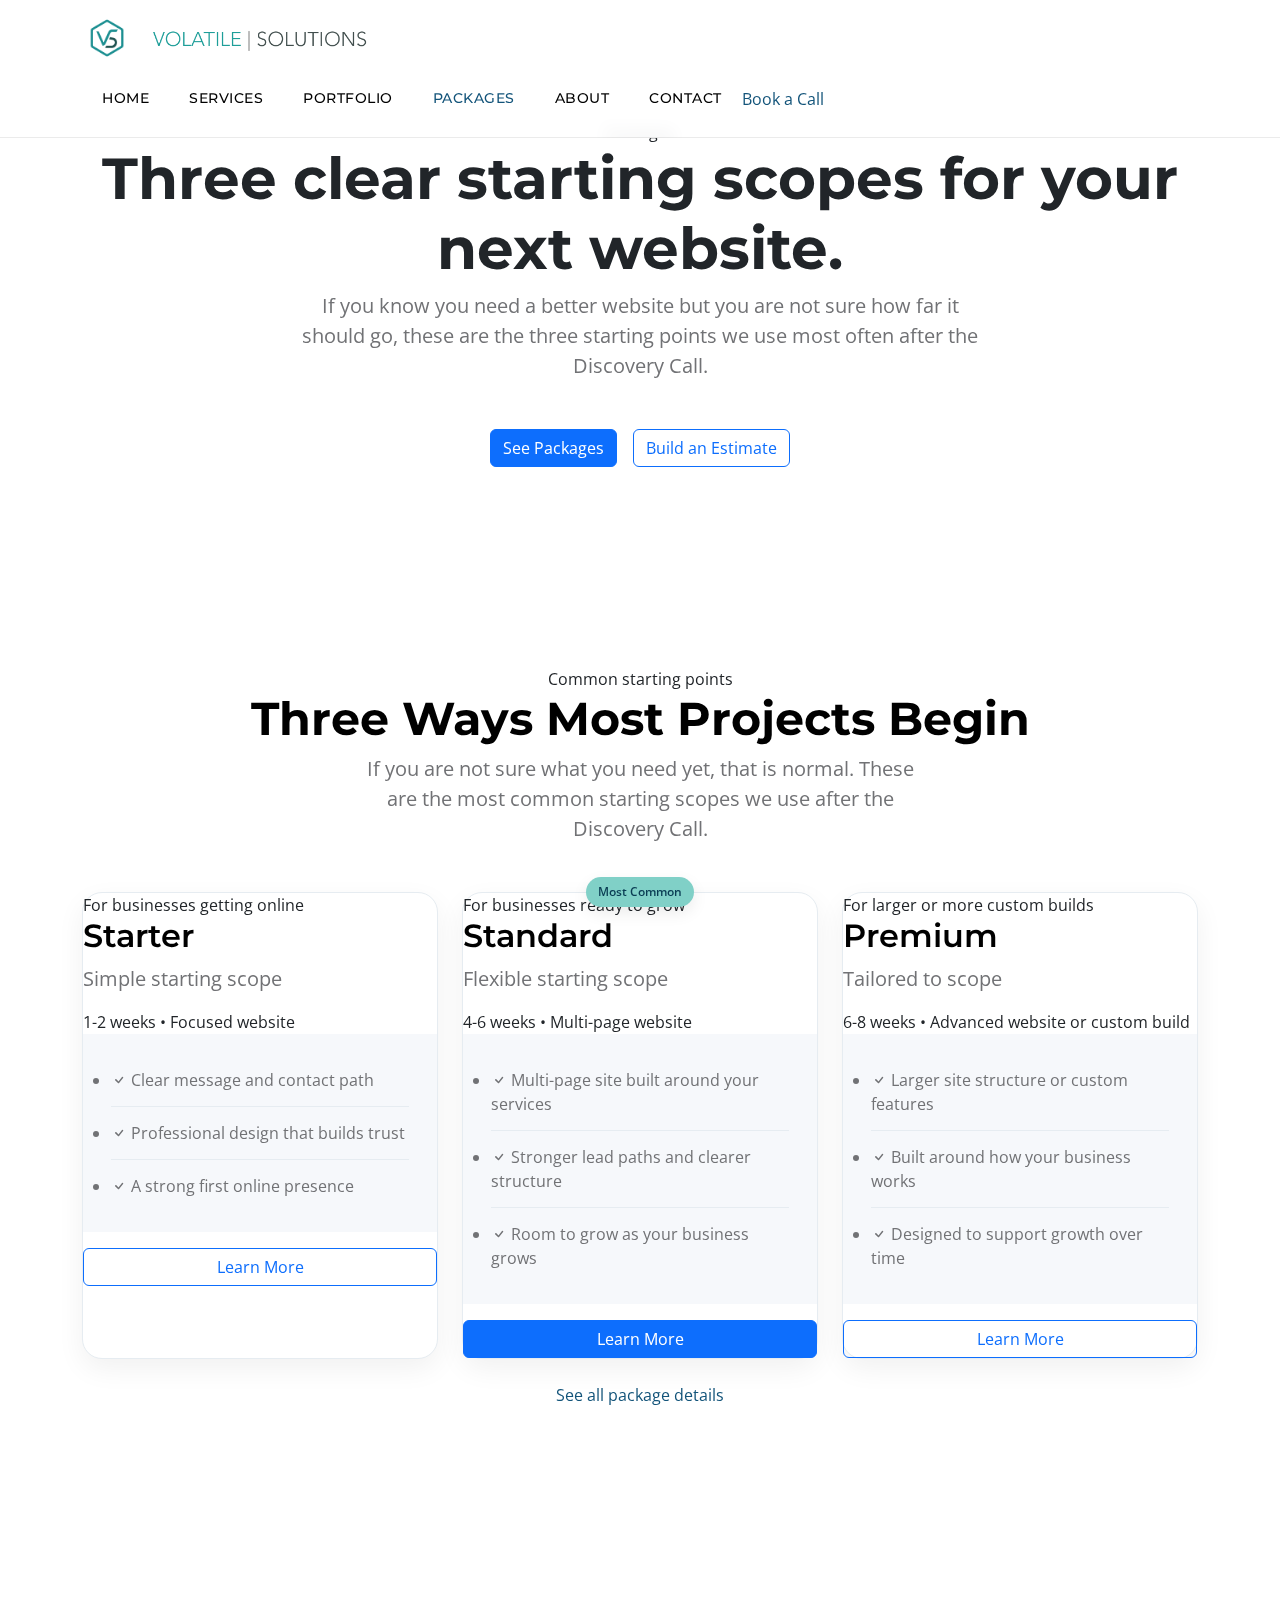
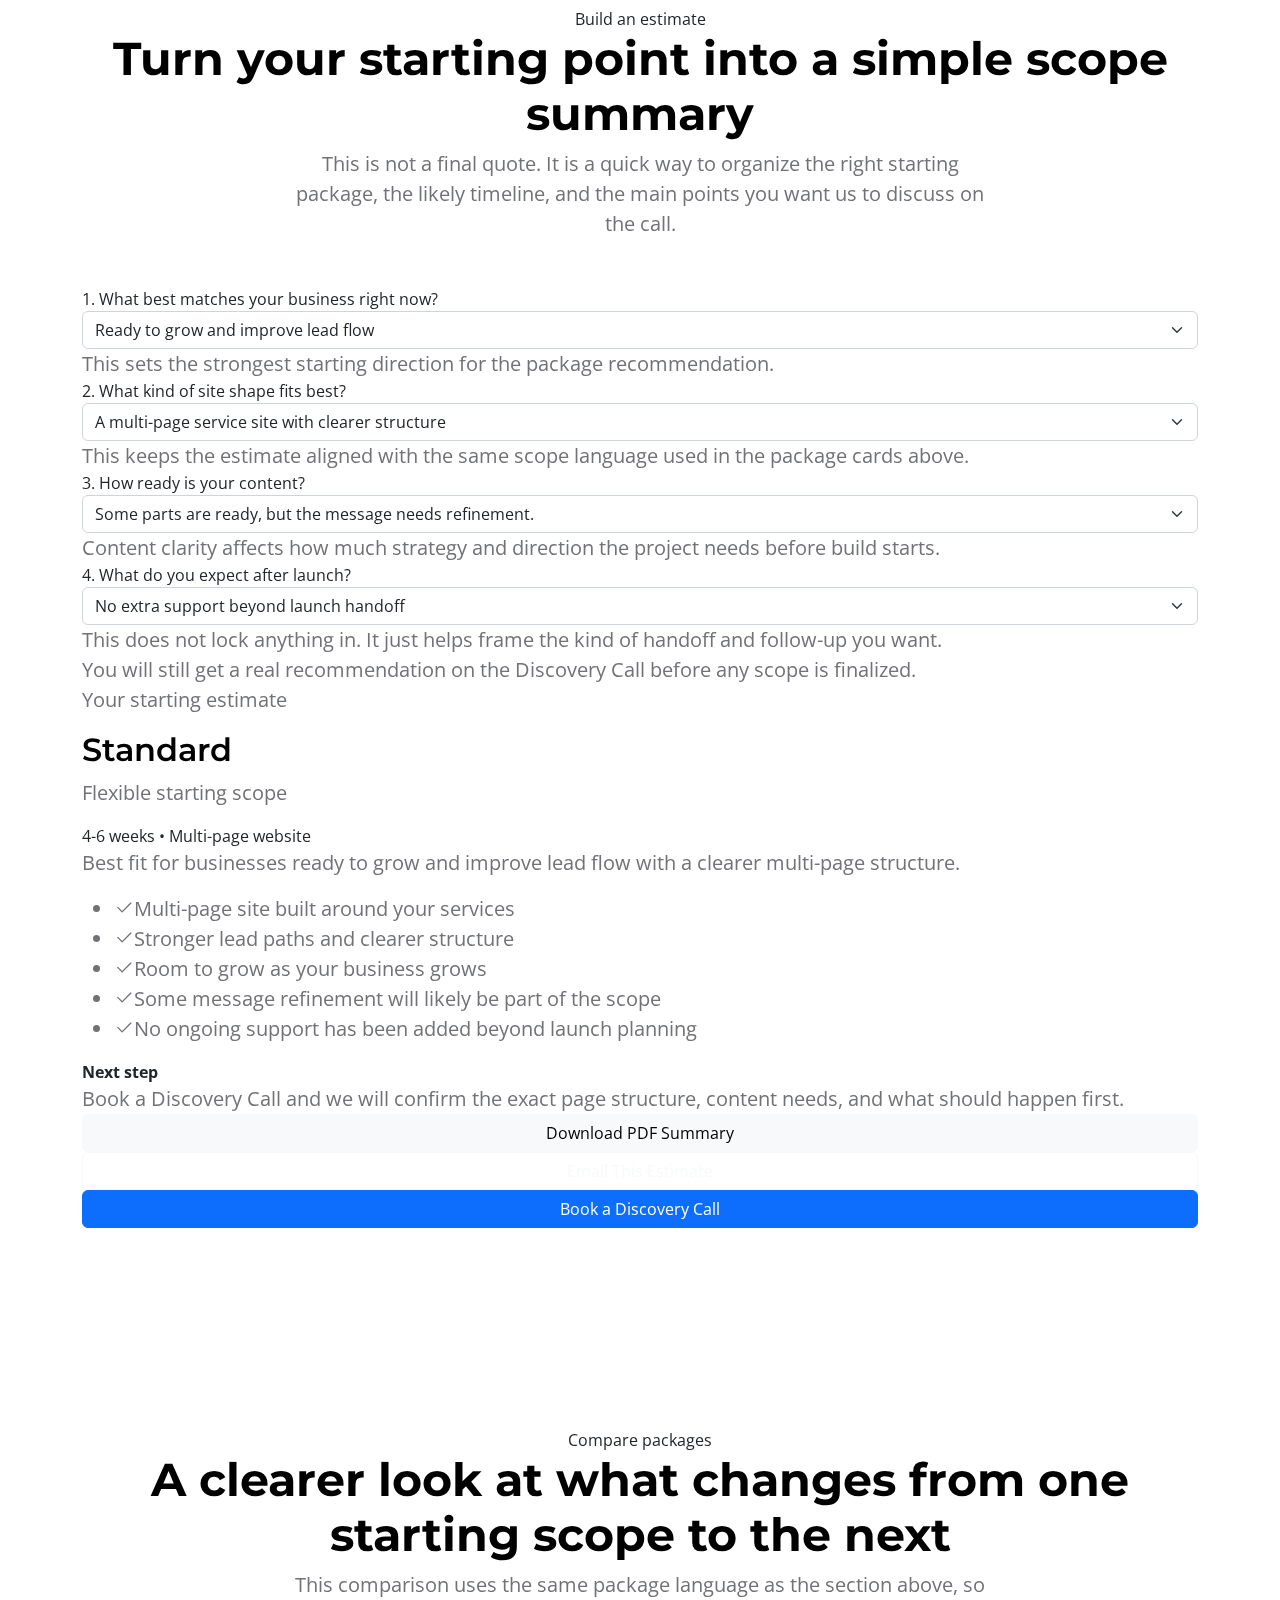
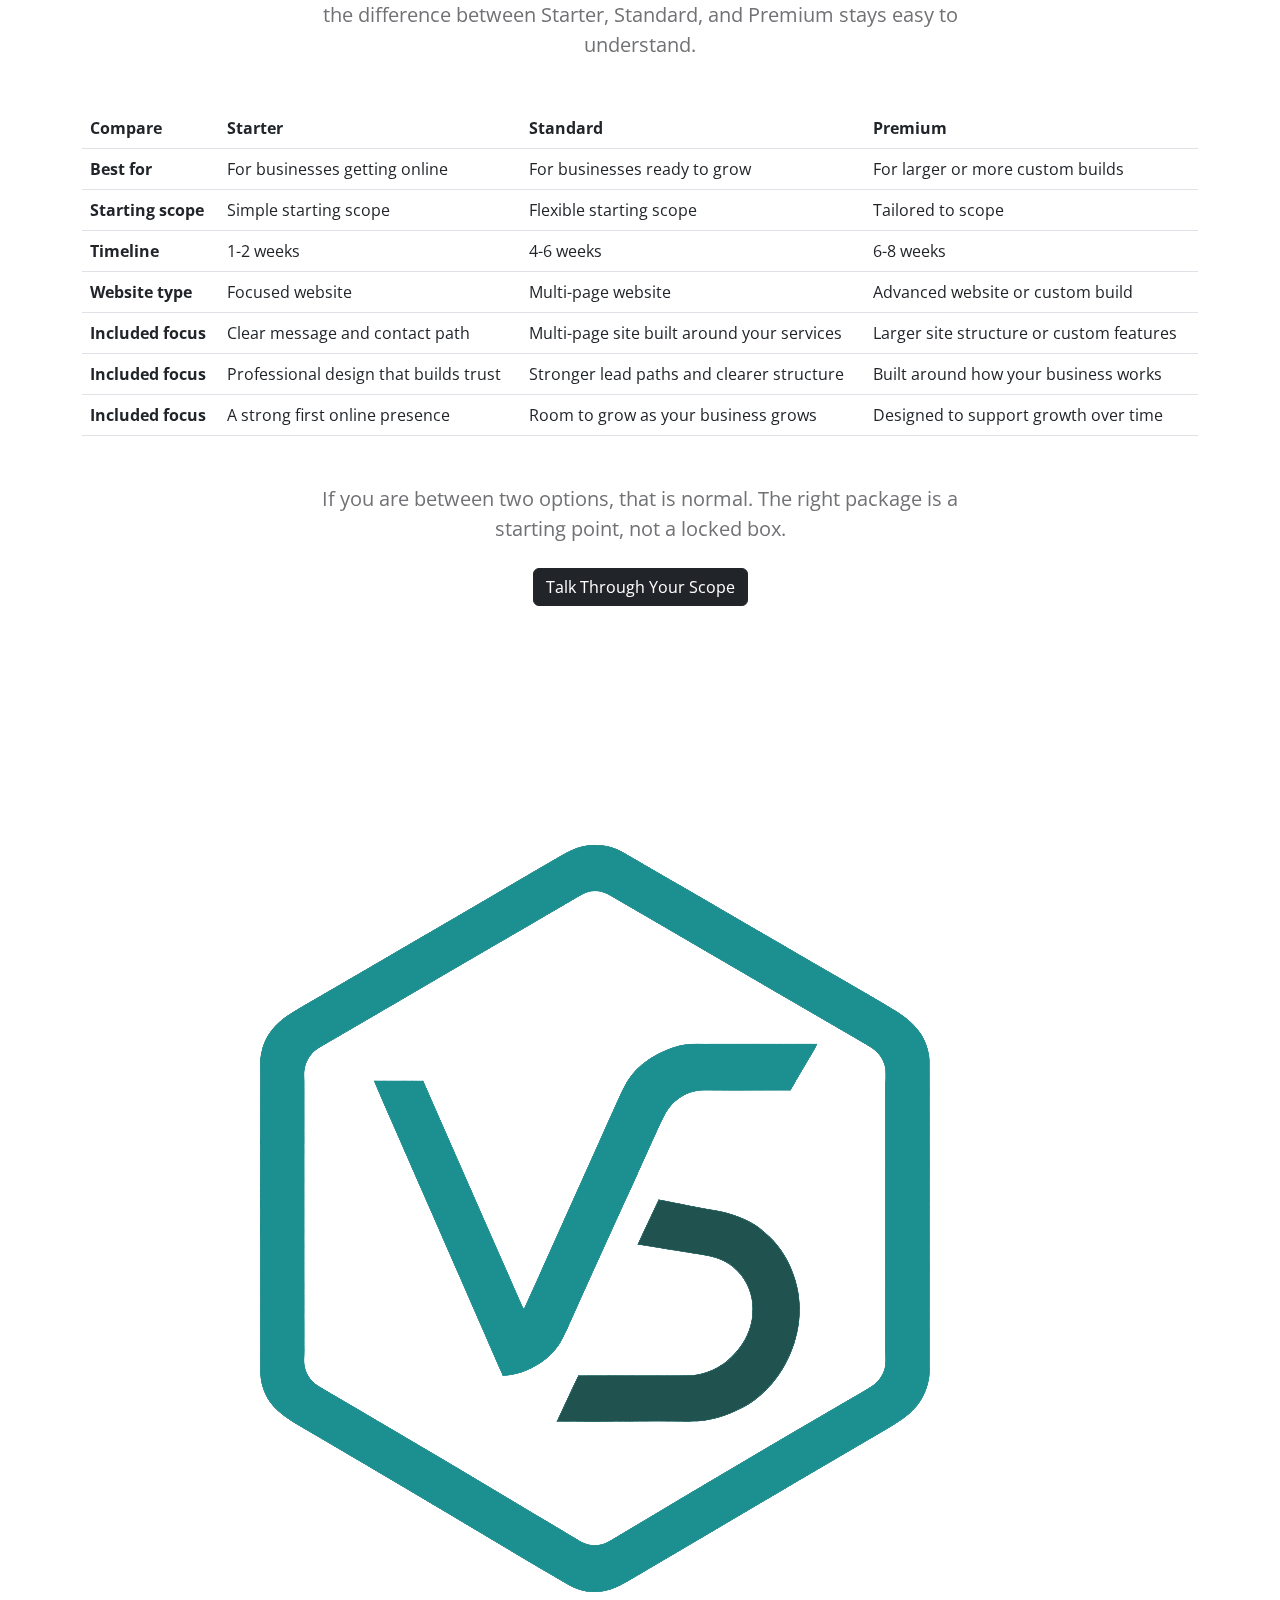
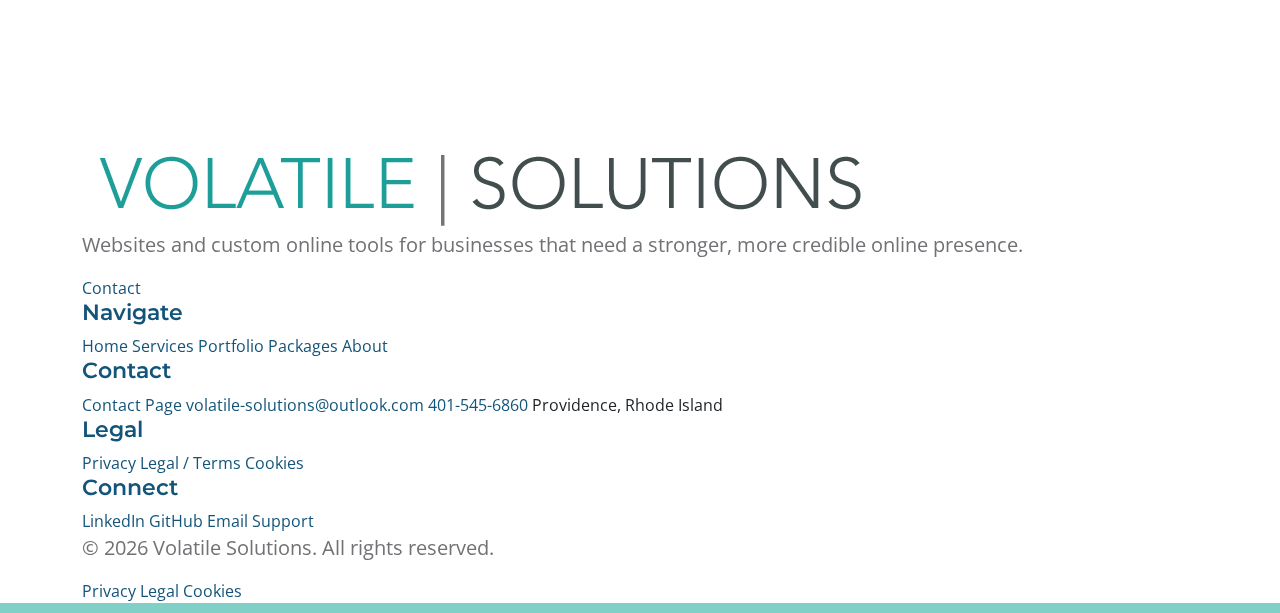
<file: packages.html>
<!doctype html>
<html lang="en">

<head>
  <meta charset="utf-8">
  <meta name="viewport"
    content="width=device-width, initial-scale=1, maximum-scale=1, user-scalable=no, viewport-fit=cover">
  <meta name="description"
    content="Three clear website starting scopes from Volatile Solutions. Explore Starter, Standard, and Premium packages, build a simple estimate, and export your scope summary.">
  <meta name="author" content="Volatile | Solutions">
  <title>Packages — Volatile Solutions</title>

  <meta property="og:type" content="website" />
  <meta property="og:title" content="Packages — Volatile Solutions" />
  <meta property="og:description"
    content="Explore Starter, Standard, and Premium website packages, then build a simple scope estimate to share or save." />
  <meta property="og:image" content="https://volatilesolutions.com/images/social-share.png" />
  <meta property="og:image:width" content="1200" />
  <meta property="og:image:height" content="630" />
  <meta property="og:image:alt" content="Volatile Solutions logo on a white background" />
  <meta name="twitter:card" content="summary" />
  <meta name="twitter:image" content="https://volatilesolutions.com/images/social-share.png" />
  <link rel="canonical" href="https://volatilesolutions.com/packages.html" />

  <link rel="preconnect" href="https://fonts.googleapis.com">
  <link rel="preconnect" href="https://fonts.gstatic.com" crossorigin>
  <link href="https://fonts.googleapis.com/css2?family=Montserrat:wght@500;600;700&family=Open+Sans&display=swap"
    rel="stylesheet">
  <link href="css/bootstrap.min.css" rel="stylesheet">
  <link href="css/bootstrap-icons.css" rel="stylesheet">
  <link href="css/templatemo-topic-listing.css?v=20260412portfolioimg1" rel="stylesheet">
  <link rel="icon" type="image/png" href="images/favicon.png?v=1" />
  <link rel="shortcut icon" type="image/png" href="images/favicon.png?v=1" />
  <link rel="apple-touch-icon" href="images/favicon.png?v=1" />
</head>

<body id="top">
  <main>
    <nav class="navbar navbar-expand-lg site-navbar" aria-label="Main menu">
      <div class="container">
        <div class="site-navbar__shell">
          <a class="navbar-brand site-navbar__brand" href="index.html">
            <img src="images/logo.png" alt="Volatile Solutions" class="logo-img">
            <img src="images/vs-text.png" alt="Volatile Solutions" class="logo-text-img">
          </a>
          <button class="navbar-toggler site-navbar__toggler" type="button" data-bs-toggle="collapse"
            data-bs-target="#navbarNav" aria-controls="navbarNav" aria-expanded="false" aria-label="Toggle navigation">
            <span class="site-navbar__toggle-label">Menu</span>
            <span class="navbar-toggler-icon"></span>
          </button>
          <div class="collapse navbar-collapse site-navbar__collapse" id="navbarNav">
            <ul class="navbar-nav site-navbar__nav ms-lg-auto align-items-lg-center">
              <li class="nav-item"><a class="nav-link" href="index.html#section_1">Home</a></li>
              <li class="nav-item"><a class="nav-link" href="index.html#services">Services</a></li>
              <li class="nav-item"><a class="nav-link" href="portfolio.html">Portfolio</a></li>
              <li class="nav-item"><a class="nav-link active" href="packages.html">Packages</a></li>
              <li class="nav-item"><a class="nav-link" href="about.html">About</a></li>
              <li class="nav-item"><a class="nav-link" href="contact.html">Contact</a></li>
            </ul>
            <div class="site-navbar__actions">
              <a class="site-navbar__cta" href="contact.html">Book a Call</a>
            </div>
          </div>
        </div>
      </div>
    </nav>

    <header class="packages-page-hero section-padding pt-5">
      <div class="container text-center pt-5 mt-4">
        <span class="section-eyebrow">Packages</span>
        <h1 class="section-title">Three clear starting scopes for your next website.</h1>
        <p class="section-lead mx-auto mb-5" style="max-width: 700px;">
          If you know you need a better website but you are not sure how far it should go, these are the three
          starting points we use most often after the Discovery Call.
        </p>
        <div class="packages-page-actions d-flex justify-content-center flex-wrap gap-3">
          <a href="#packages-start" class="btn btn-primary">See Packages</a>
          <a href="#scope-estimator" class="btn btn-outline-primary">Build an Estimate</a>
        </div>
      </div>
    </header>

    <section class="packages-preview-section section-padding" id="packages-start">
      <div class="container">
        <div class="text-center mb-5">
          <span class="section-eyebrow">Common starting points</span>
          <h2 class="section-title">Three Ways Most Projects Begin</h2>
          <p class="section-lead mx-auto" style="max-width:580px;">If you are not sure what you need yet, that is
            normal. These are the most common starting scopes we use after the Discovery Call.</p>
        </div>
        <div class="row g-4 justify-content-center">
          <div class="col-lg-4 col-md-6">
            <article class="pricing-card">
              <div class="pricing-card-body">
                <div class="pricing-top">
                  <span class="pricing-label">For businesses getting online</span>
                  <h3 class="pricing-title">Starter</h3>
                  <p class="pricing-subtitle">Simple starting scope</p>
                  <div class="pricing-meta">1-2 weeks • Focused website</div>
                </div>
                <ul class="pricing-features">
                  <li><i class="bi-check"></i> Clear message and contact path</li>
                  <li><i class="bi-check"></i> Professional design that builds trust</li>
                  <li><i class="bi-check"></i> A strong first online presence</li>
                </ul>
              </div>
              <div class="pricing-footer">
                <a class="btn btn-outline-primary w-100 select-package-btn" href="#scope-estimator"
                  data-package="starter">Learn More</a>
              </div>
            </article>
          </div>
          <div class="col-lg-4 col-md-6">
            <article class="pricing-card pricing-card-featured">
              <div class="pricing-card-body">
                <div class="pricing-top">
                  <span class="pricing-badge">Most Common</span>
                  <span class="pricing-label">For businesses ready to grow</span>
                  <h3 class="pricing-title">Standard</h3>
                  <p class="pricing-subtitle">Flexible starting scope</p>
                  <div class="pricing-meta">4-6 weeks • Multi-page website</div>
                </div>
                <ul class="pricing-features">
                  <li><i class="bi-check"></i> Multi-page site built around your services</li>
                  <li><i class="bi-check"></i> Stronger lead paths and clearer structure</li>
                  <li><i class="bi-check"></i> Room to grow as your business grows</li>
                </ul>
              </div>
              <div class="pricing-footer">
                <a class="btn btn-primary w-100 select-package-btn" href="#scope-estimator"
                  data-package="standard">Learn More</a>
              </div>
            </article>
          </div>
          <div class="col-lg-4 col-md-6">
            <article class="pricing-card">
              <div class="pricing-card-body">
                <div class="pricing-top">
                  <span class="pricing-label">For larger or more custom builds</span>
                  <h3 class="pricing-title">Premium</h3>
                  <p class="pricing-subtitle">Tailored to scope</p>
                  <div class="pricing-meta">6-8 weeks • Advanced website or custom build</div>
                </div>
                <ul class="pricing-features">
                  <li><i class="bi-check"></i> Larger site structure or custom features</li>
                  <li><i class="bi-check"></i> Built around how your business works</li>
                  <li><i class="bi-check"></i> Designed to support growth over time</li>
                </ul>
              </div>
              <div class="pricing-footer">
                <a class="btn btn-outline-primary w-100 select-package-btn" href="#scope-estimator"
                  data-package="premium">Learn More</a>
              </div>
            </article>
          </div>
        </div>
        <div class="text-center mt-4">
          <a href="#packages-compare" class="link-arrow">See all package details</a>
        </div>
      </div>
    </section>

    <section class="packages-estimator-section section-padding" id="scope-estimator">
      <div class="container">
        <div class="text-center mb-5">
          <span class="section-eyebrow">Build an estimate</span>
          <h2 class="section-title">Turn your starting point into a simple scope summary</h2>
          <p class="section-lead mx-auto" style="max-width: 700px;">
            This is not a final quote. It is a quick way to organize the right starting package, the likely timeline,
            and the main points you want us to discuss on the call.
          </p>
        </div>

        <div class="packages-estimator-shell">
          <form id="packages-estimator-form" class="packages-estimator-form">
            <div class="packages-estimator-group">
              <label class="packages-estimator-label" for="est-goal">1. What best matches your business right now?</label>
              <select id="est-goal" class="form-select packages-estimator-select">
                <option value="getting-online">Getting online for the first time</option>
                <option value="ready-grow" selected>Ready to grow and improve lead flow</option>
                <option value="custom-build">Need a larger or more custom build</option>
              </select>
              <p class="packages-estimator-help mb-0">This sets the strongest starting direction for the package
                recommendation.</p>
            </div>

            <div class="packages-estimator-group">
              <label class="packages-estimator-label" for="est-structure">2. What kind of site shape fits best?</label>
              <select id="est-structure" class="form-select packages-estimator-select">
                <option value="focused">A focused website with a few key pages</option>
                <option value="multi" selected>A multi-page service site with clearer structure</option>
                <option value="advanced">A larger site or custom build with more moving parts</option>
              </select>
              <p class="packages-estimator-help mb-0">This keeps the estimate aligned with the same scope language used
                in the package cards above.</p>
            </div>

            <div class="packages-estimator-group">
              <label class="packages-estimator-label" for="est-content">3. How ready is your content?</label>
              <select id="est-content" class="form-select packages-estimator-select">
                <option value="ready">Mostly ready. We just need to shape it cleanly.</option>
                <option value="refine" selected>Some parts are ready, but the message needs refinement.</option>
                <option value="guided">We need help clarifying the message and what each page should say.</option>
              </select>
              <p class="packages-estimator-help mb-0">Content clarity affects how much strategy and direction the
                project needs before build starts.</p>
            </div>

            <div class="packages-estimator-group">
              <label class="packages-estimator-label" for="est-support">4. What do you expect after launch?</label>
              <select id="est-support" class="form-select packages-estimator-select">
                <option value="none" selected>No extra support beyond launch handoff</option>
                <option value="light">A short support window for final adjustments</option>
                <option value="ongoing">Ongoing updates after launch</option>
              </select>
              <p class="packages-estimator-help mb-0">This does not lock anything in. It just helps frame the kind of
                handoff and follow-up you want.</p>
            </div>

            <div class="packages-estimator-foot">
              <p class="mb-0">You will still get a real recommendation on the Discovery Call before any scope is
                finalized.</p>
            </div>
          </form>

          <aside class="packages-estimator-summary" aria-live="polite">
            <p class="packages-summary-eyebrow">Your starting estimate</p>
            <h3 class="packages-summary-title" id="calc-package-name">Standard</h3>
            <p class="packages-summary-subtitle" id="calc-package-subtitle">Flexible starting scope</p>
            <div class="packages-summary-meta">
              <span id="calc-timeline">4-6 weeks</span>
              <span class="packages-summary-meta-separator">•</span>
              <span id="calc-site-type">Multi-page website</span>
            </div>
            <p class="packages-summary-context" id="calc-context">Best fit for businesses ready to grow and improve lead
              flow with a clearer multi-page structure.</p>

            <ul class="packages-summary-list" id="calc-summary-list">
              <li><i class="bi bi-check2"></i><span class="summary-text">Multi-page site built around your services</span>
              </li>
              <li><i class="bi bi-check2"></i><span class="summary-text">Stronger lead paths and clearer structure</span>
              </li>
              <li><i class="bi bi-check2"></i><span class="summary-text">Room to grow as your business grows</span></li>
              <li><i class="bi bi-check2"></i><span class="summary-text">Some message refinement will likely be part of
                  the scope</span></li>
              <li><i class="bi bi-check2"></i><span class="summary-text">No ongoing support has been added beyond launch
                  planning</span></li>
            </ul>

            <div class="packages-summary-next-step">
              <strong>Next step</strong>
              <p class="mb-0" id="calc-next-step">Book a Discovery Call and we will confirm the exact page structure,
                content needs, and what should happen first.</p>
            </div>

            <div class="packages-summary-actions">
              <button type="button" class="btn btn-light w-100" onclick="printEstimate()">Download PDF Summary</button>
              <button type="button" class="btn btn-outline-light w-100" onclick="emailEstimate()">Email This
                Estimate</button>
              <a href="contact.html" class="btn btn-primary w-100">Book a Discovery Call</a>
            </div>
          </aside>
        </div>
      </div>
    </section>

    <section class="packages-compare-section section-padding" id="packages-compare">
      <div class="container">
        <div class="text-center mb-5">
          <span class="section-eyebrow">Compare packages</span>
          <h2 class="section-title">A clearer look at what changes from one starting scope to the next</h2>
          <p class="section-lead mx-auto" style="max-width: 720px;">
            This comparison uses the same package language as the section above, so the difference between Starter,
            Standard, and Premium stays easy to understand.
          </p>
        </div>

        <div class="packages-compare-table-wrap d-none d-lg-block">
          <div class="table-responsive">
            <table class="table packages-compare-table align-middle mb-0">
              <thead>
                <tr>
                  <th scope="col">Compare</th>
                  <th scope="col">Starter</th>
                  <th scope="col" class="packages-compare-featured">Standard</th>
                  <th scope="col">Premium</th>
                </tr>
              </thead>
              <tbody>
                <tr>
                  <th scope="row">Best for</th>
                  <td>For businesses getting online</td>
                  <td class="packages-compare-featured">For businesses ready to grow</td>
                  <td>For larger or more custom builds</td>
                </tr>
                <tr>
                  <th scope="row">Starting scope</th>
                  <td>Simple starting scope</td>
                  <td class="packages-compare-featured">Flexible starting scope</td>
                  <td>Tailored to scope</td>
                </tr>
                <tr>
                  <th scope="row">Timeline</th>
                  <td>1-2 weeks</td>
                  <td class="packages-compare-featured">4-6 weeks</td>
                  <td>6-8 weeks</td>
                </tr>
                <tr>
                  <th scope="row">Website type</th>
                  <td>Focused website</td>
                  <td class="packages-compare-featured">Multi-page website</td>
                  <td>Advanced website or custom build</td>
                </tr>
                <tr>
                  <th scope="row">Included focus</th>
                  <td>Clear message and contact path</td>
                  <td class="packages-compare-featured">Multi-page site built around your services</td>
                  <td>Larger site structure or custom features</td>
                </tr>
                <tr>
                  <th scope="row">Included focus</th>
                  <td>Professional design that builds trust</td>
                  <td class="packages-compare-featured">Stronger lead paths and clearer structure</td>
                  <td>Built around how your business works</td>
                </tr>
                <tr>
                  <th scope="row">Included focus</th>
                  <td>A strong first online presence</td>
                  <td class="packages-compare-featured">Room to grow as your business grows</td>
                  <td>Designed to support growth over time</td>
                </tr>
              </tbody>
            </table>
          </div>
        </div>

        <div class="row g-4 d-lg-none">
          <div class="col-md-6">
            <article class="packages-compare-card">
              <h3>Starter</h3>
              <p class="packages-compare-card-subtitle">Simple starting scope</p>
              <ul class="packages-compare-card-list">
                <li><strong>Best for:</strong> For businesses getting online</li>
                <li><strong>Timeline:</strong> 1-2 weeks</li>
                <li><strong>Website type:</strong> Focused website</li>
                <li><strong>Included:</strong> Clear message and contact path</li>
                <li><strong>Included:</strong> Professional design that builds trust</li>
                <li><strong>Included:</strong> A strong first online presence</li>
              </ul>
            </article>
          </div>
          <div class="col-md-6">
            <article class="packages-compare-card packages-compare-card-featured">
              <h3>Standard</h3>
              <p class="packages-compare-card-subtitle">Flexible starting scope</p>
              <ul class="packages-compare-card-list">
                <li><strong>Best for:</strong> For businesses ready to grow</li>
                <li><strong>Timeline:</strong> 4-6 weeks</li>
                <li><strong>Website type:</strong> Multi-page website</li>
                <li><strong>Included:</strong> Multi-page site built around your services</li>
                <li><strong>Included:</strong> Stronger lead paths and clearer structure</li>
                <li><strong>Included:</strong> Room to grow as your business grows</li>
              </ul>
            </article>
          </div>
          <div class="col-md-6 mx-md-auto">
            <article class="packages-compare-card">
              <h3>Premium</h3>
              <p class="packages-compare-card-subtitle">Tailored to scope</p>
              <ul class="packages-compare-card-list">
                <li><strong>Best for:</strong> For larger or more custom builds</li>
                <li><strong>Timeline:</strong> 6-8 weeks</li>
                <li><strong>Website type:</strong> Advanced website or custom build</li>
                <li><strong>Included:</strong> Larger site structure or custom features</li>
                <li><strong>Included:</strong> Built around how your business works</li>
                <li><strong>Included:</strong> Designed to support growth over time</li>
              </ul>
            </article>
          </div>
        </div>

        <div class="text-center mt-5">
          <p class="section-lead mx-auto mb-4" style="max-width: 700px;">
            If you are between two options, that is normal. The right package is a starting point, not a locked box.
          </p>
          <a href="contact.html" class="btn btn-dark">Talk Through Your Scope</a>
        </div>
      </div>
    </section>
  </main>

  <footer class="site-footer enterprise-footer">
    <div class="container enterprise-footer__inner">
      <div class="enterprise-footer__top">
        <a class="enterprise-footer__brand" href="index.html" aria-label="Volatile Solutions home">
          <img src="images/logo.png" alt="Volatile Solutions logo" class="enterprise-footer__logo-mark" />
          <img src="images/vs-text.png" alt="Volatile Solutions" class="enterprise-footer__logo-text" />
        </a>
        <p class="enterprise-footer__tagline">Websites and custom online tools for businesses that need a stronger,
          more credible online presence.</p>
        <a href="contact.html" class="enterprise-footer__cta">Contact</a>
      </div>

      <div class="enterprise-footer__grid">
        <nav class="enterprise-footer__col" aria-label="Primary">
          <h6>Navigate</h6>
          <a href="index.html" class="enterprise-footer__link">Home</a>
          <a href="index.html#services" class="enterprise-footer__link">Services</a>
          <a href="portfolio.html" class="enterprise-footer__link">Portfolio</a>
          <a href="packages.html" class="enterprise-footer__link">Packages</a>
          <a href="about.html" class="enterprise-footer__link">About</a>
        </nav>

        <nav class="enterprise-footer__col" aria-label="Contact">
          <h6>Contact</h6>
          <a href="contact.html" class="enterprise-footer__link">Contact Page</a>
          <a href="mailto:volatile-solutions@outlook.com"
            class="enterprise-footer__link">volatile-solutions@outlook.com</a>
          <a href="tel:401-545-6860" class="enterprise-footer__link">401-545-6860</a>
          <span class="enterprise-footer__meta">Providence, Rhode Island</span>
        </nav>

        <nav class="enterprise-footer__col" aria-label="Legal">
          <h6>Legal</h6>
          <a href="privacy.html" class="enterprise-footer__link" data-no-transition>Privacy</a>
          <a href="terms.html" class="enterprise-footer__link" data-no-transition>Legal / Terms</a>
          <a href="cookies.html" class="enterprise-footer__link" data-no-transition>Cookies</a>
        </nav>

        <nav class="enterprise-footer__col" aria-label="Social and support">
          <h6>Connect</h6>
          <a href="https://www.linkedin.com/in/anthony-volatile-6836062ab/" class="enterprise-footer__link"
            target="_blank" rel="noopener">LinkedIn</a>
          <a href="https://github.com/AVolatile" class="enterprise-footer__link" target="_blank"
            rel="noopener">GitHub</a>
          <a href="mailto:volatile-solutions@outlook.com" class="enterprise-footer__link">Email Support</a>
        </nav>
      </div>

      <div class="enterprise-footer__bottom">
        <p class="enterprise-footer__copyright">© 2026 Volatile Solutions. All rights reserved.</p>
        <div class="enterprise-footer__bottom-links">
          <a href="privacy.html" class="enterprise-footer__bottom-link" data-no-transition>Privacy</a>
          <a href="terms.html" class="enterprise-footer__bottom-link" data-no-transition>Legal</a>
          <a href="cookies.html" class="enterprise-footer__bottom-link" data-no-transition>Cookies</a>
        </div>
      </div>
    </div>
  </footer>

  <div id="print-invoice-container" class="d-none">
    <div class="print-invoice-header pb-3 mb-4 mt-2" style="border-bottom: 2px solid #000;">
      <div class="d-flex justify-content-between align-items-center">
        <div>
          <img src="images/logo.png" alt="Volatile Solutions"
            style="height: 48px; margin-right: 12px; vertical-align: middle;">
          <img src="images/vs-text.png" alt="Volatile Solutions" style="height: 24px; vertical-align: middle;">
        </div>
        <div class="text-end">
          <h1 class="h3 fw-bold mb-0">Starting Scope Summary</h1>
          <p class="text-muted mb-0" id="print-date"></p>
        </div>
      </div>
    </div>

    <div class="row mb-5 mt-4">
      <div class="col-6">
        <h5 class="fw-bold fs-6 text-uppercase text-muted mb-2">Prepared By</h5>
        <p class="mb-0 fw-bold">Volatile Solutions</p>
        <p class="text-muted mb-0">Providence, Rhode Island</p>
        <p class="text-muted mb-0">volatile-solutions@outlook.com</p>
      </div>
      <div class="col-6 text-end">
        <h5 class="fw-bold fs-6 text-uppercase text-muted mb-2">Estimate Snapshot</h5>
        <p class="mb-1"><strong>Recommended package:</strong> <span id="print-package"></span></p>
        <p class="mb-1"><strong>Estimated timeline:</strong> <span id="print-timeline"></span></p>
        <p class="mb-0"><strong>Website type:</strong> <span id="print-site-type"></span></p>
      </div>
    </div>

    <table class="table mb-5" style="border-collapse: collapse;">
      <thead>
        <tr>
          <th class="text-uppercase text-muted pb-2" style="border-bottom: 2px solid #000; padding: 0;">Scope
            Summary</th>
        </tr>
      </thead>
      <tbody id="print-summary-body">
      </tbody>
    </table>

    <div class="d-flex justify-content-end mb-5">
      <div class="p-4"
        style="background-color: #f8f9fa; border: 1px solid #dee2e6; border-radius: 16px; min-width: 320px;">
        <h5 class="fw-bold fs-6 text-uppercase text-muted mb-2">Starting Point</h5>
        <p class="fs-4 fw-bold mb-2 text-primary" id="print-package-repeat">Standard</p>
        <p class="mb-1 fw-semibold" id="print-package-subtitle">Flexible starting scope</p>
        <p class="mb-0 text-muted" id="print-package-meta">Multi-page website</p>
      </div>
    </div>

    <div class="print-invoice-footer mt-5 pt-4" style="border-top: 1px solid #dee2e6;">
      <p class="small text-muted mb-2 text-center" style="font-size: 0.85rem;">
        <em>*This summary is a starting scope, not a final quote or fixed-price proposal.</em>
      </p>
      <p class="small text-muted text-center fw-bold" style="font-size: 0.9rem;">
        Book a Discovery Call at volatilesolutions.com/contact
      </p>
    </div>
  </div>

  <script src="js/jquery.min.js"></script>
  <script src="js/bootstrap.bundle.min.js"></script>
  <script src="js/jquery.sticky.js"></script>
  <script src="js/click-scroll.js?v=20260410nav"></script>
  <script src="js/custom.js?v=20260412filters1"></script>
</body>

</html>
</file>
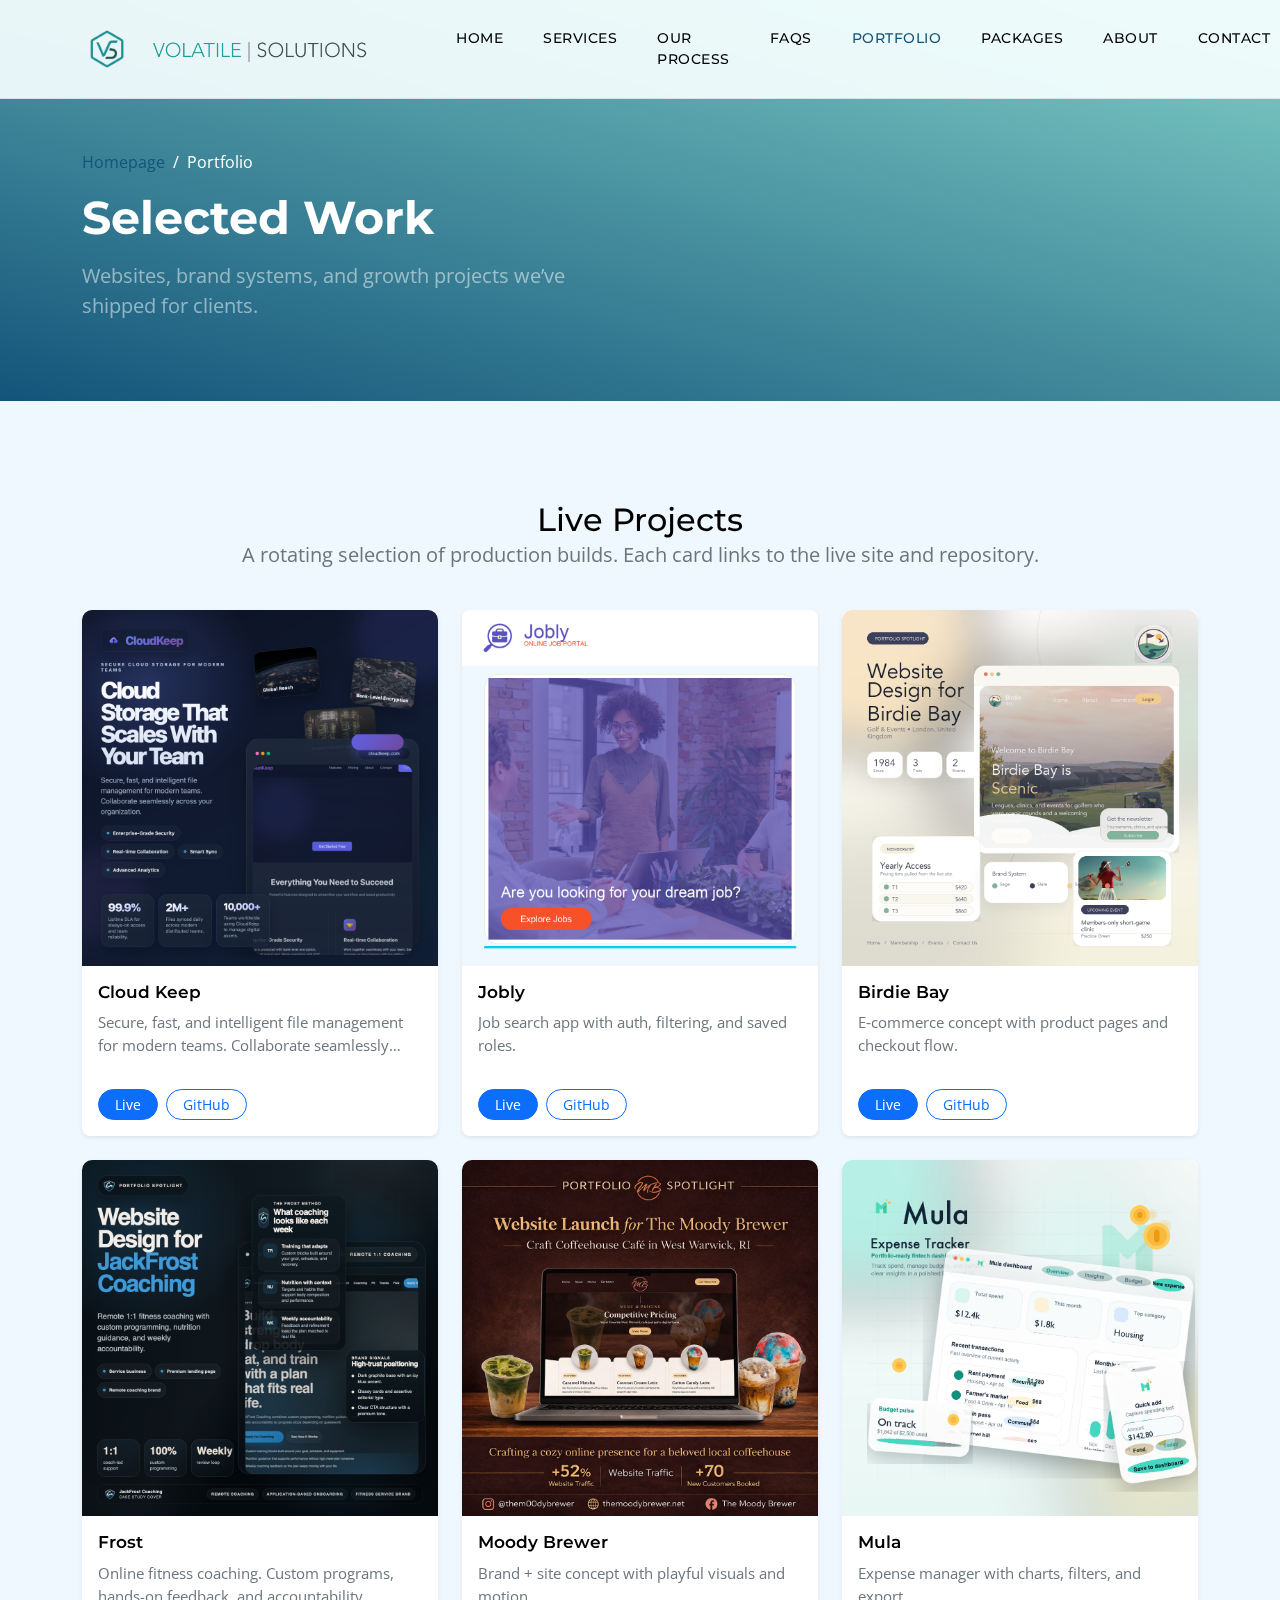
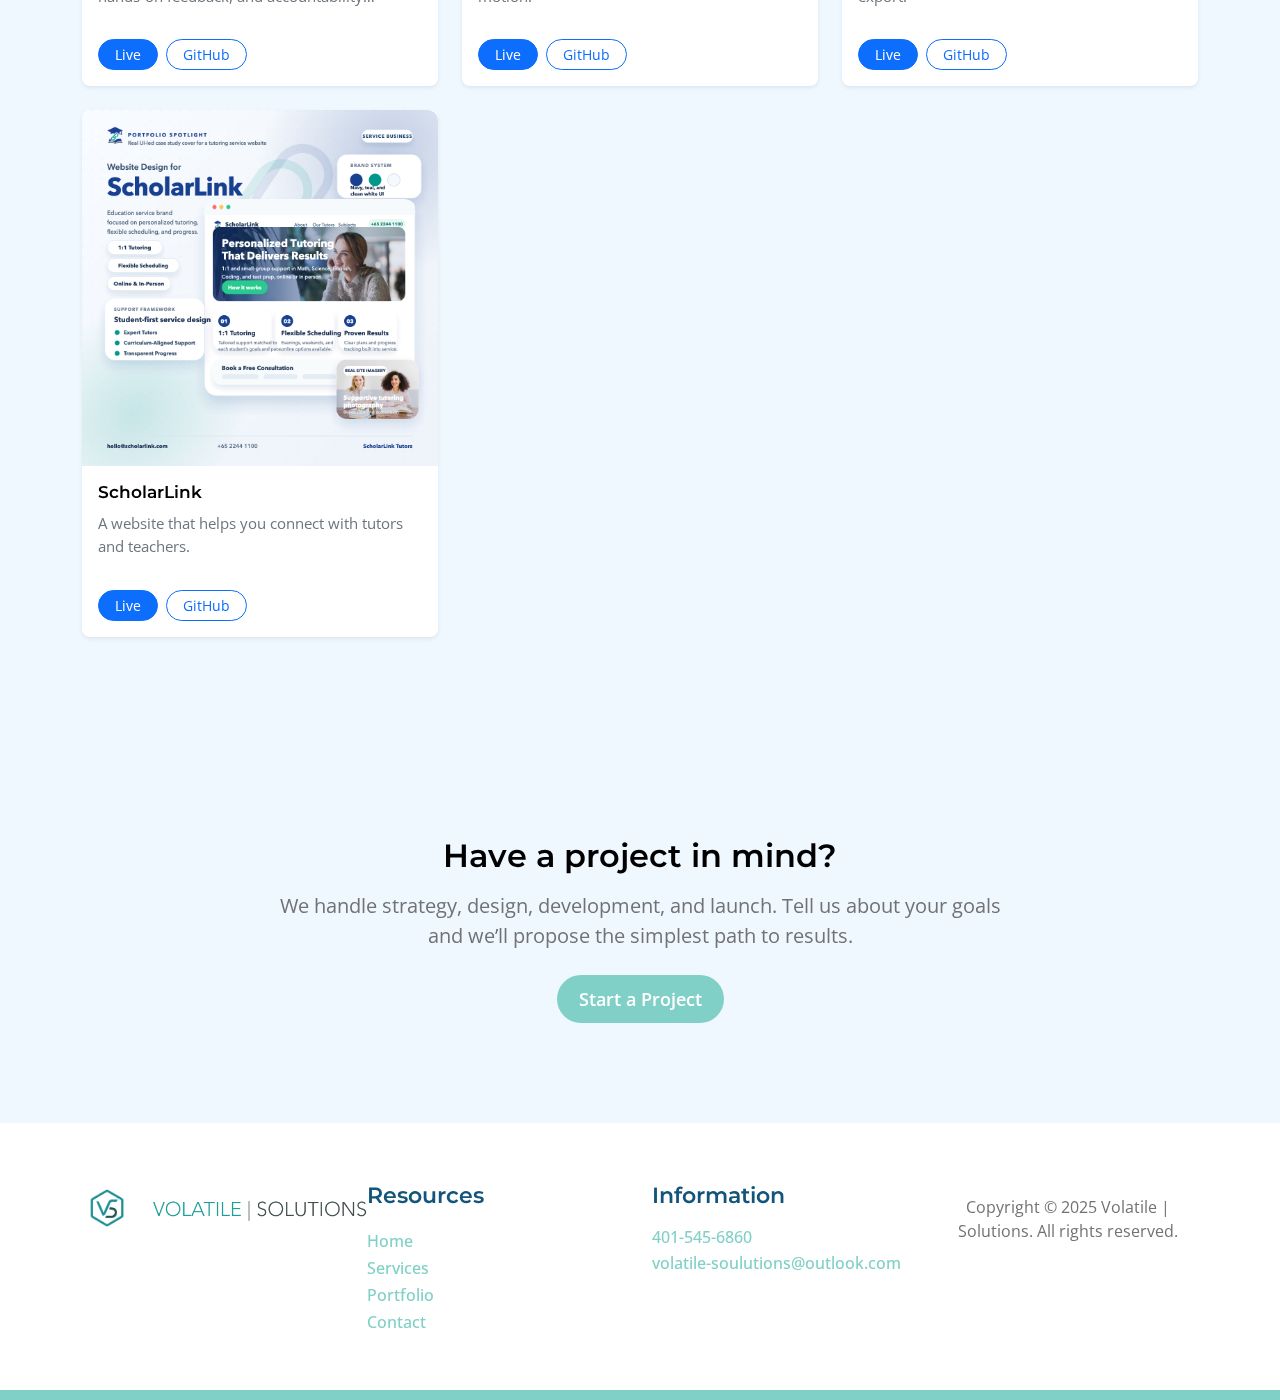
<file: portfolio.html>
<!doctype html>
<html lang="en">
  <head>
    <meta charset="utf-8">
    <meta name="viewport" content="width=device-width, initial-scale=1, maximum-scale=1, user-scalable=no, viewport-fit=cover">

    <meta name="description" content="Portfolio of recent work by Volatile | Solutions">
    <meta name="author" content="Volatile | Solutions">

    <title>Portfolio — Volatile | Solutions</title>

    <!-- CSS FILES -->
    <link rel="preconnect" href="https://fonts.googleapis.com">
    <link rel="preconnect" href="https://fonts.gstatic.com" crossorigin>
    <link href="https://fonts.googleapis.com/css2?family=Montserrat:wght@500;600;700&family=Open+Sans&display=swap" rel="stylesheet">
    <link href="css/bootstrap.min.css" rel="stylesheet">
    <link href="css/bootstrap-icons.css" rel="stylesheet">
    <link href="css/templatemo-topic-listing.css" rel="stylesheet">
    <link rel="icon" type="image/png" href="images/favicon.png?v=1" />
    <link rel="shortcut icon" type="image/png" href="images/favicon.png?v=1" />
    <link rel="apple-touch-icon" href="images/favicon.png?v=1" />
  </head>

  <body class="portfolio-page" id="top">
    <main>
      <!-- NAV -->
      <nav class="navbar navbar-expand-lg">
        <div class="container">
          <a class="navbar-brand" href="index.html">
            <img src="images/logo.png" alt="Volatile | Solutions" class="logo-img">
            <img src="images/vs-text.png" alt="Volatile | Solutions" class="logo-text-img">
          </a>
          <button class="navbar-toggler" type="button" data-bs-toggle="collapse" data-bs-target="#navbarNav" aria-controls="navbarNav" aria-expanded="false" aria-label="Toggle navigation">
            <span class="navbar-toggler-icon"></span>
          </button>

          <div class="collapse navbar-collapse" id="navbarNav">
            <ul class="navbar-nav ms-lg-5 me-lg-auto">
              <li class="nav-item"><a class="nav-link" href="index.html#section_1">Home</a></li>
              <li class="nav-item"><a class="nav-link" href="index.html#section_2">Services</a></li>
              <li class="nav-item"><a class="nav-link" href="index.html#section_3">Our Process</a></li>
              <li class="nav-item"><a class="nav-link" href="index.html#section_4">FAQs</a></li>
              <li class="nav-item"><a class="nav-link active" href="portfolio.html">Portfolio</a></li>
              <li class="nav-item"><a class="nav-link" href="packages.html">Packages</a></li>
              <li class="nav-item"><a class="nav-link" href="about.html">About</a></li>
              <li class="nav-item"><a class="nav-link" href="contact.html">Contact</a></li>
            </ul>
          </div>
        </div>
      </nav>

      <!-- HEADER -->
      <header class="site-header d-flex flex-column justify-content-center align-items-center">
        <div class="container">
          <div class="row align-items-center">
            <div class="col-lg-6 col-12">
              <nav aria-label="breadcrumb">
                <ol class="breadcrumb">
                  <li class="breadcrumb-item"><a href="index.html">Homepage</a></li>
                  <li class="breadcrumb-item active" aria-current="page">Portfolio</li>
                </ol>
              </nav>

              <h2 class="text-white">Selected Work</h2>
              <p class="text-white-50 mt-3 mb-0">Websites, brand systems, and growth projects we’ve shipped for clients.</p>
            </div>
          </div>
        </div>
      </header>

      <!-- FILTERS removed; adopting card grid style below -->

      <!-- Live Projects (Main Portfolio Grid) -->
      <section id="projects" class="section-padding section-bg">
        <div class="container">
          <div class="row text-center pb-4">
            <h2 class="col-md-8 m-auto h2">Live Projects</h2>
            <p class="text-muted">A rotating selection of production builds. Each card links to the live site and repository.</p>
          </div>
          <div class="row row-cols-2 row-cols-lg-3 g-3 g-lg-4">
            <!-- Project: Cloud Keep -->
            <div class="col">
              <div class="card project-card h-100 shadow-sm border-0 rounded-3">
                <img src="images/portfolio/cloud-keep-thumbnail.png" class="card-img-top rounded-top-3" alt="Cloud Keep project thumbnail">
                <div class="card-body d-flex flex-column">
                  <h3 class="h5 card-title mb-2">Cloud Keep</h3>
                  <p class="card-text text-muted flex-grow-1">Secure, fast, and intelligent file management for modern teams. Collaborate seamlessly across your organization.</p>
                  <div class="mt-3 d-flex gap-2">
                    <a class="btn btn-primary btn-sm rounded-pill px-3" href="https://cloud-keep.netlify.app/" target="_blank" rel="noopener">Live</a>
                    <a class="btn btn-outline-primary btn-sm rounded-pill px-3" href="#" target="_blank" rel="noopener">GitHub</a>
                  </div>
                </div>
              </div>
            </div>

            <!-- Project: Jobly -->
            <div class="col">
              <div class="card project-card h-100 shadow-sm border-0 rounded-3">
                <img src="images/portfolio/jobly-thumbnail.png" class="card-img-top rounded-top-3" alt="Jobly project thumbnail">
                <div class="card-body d-flex flex-column">
                  <h3 class="h5 card-title mb-2">Jobly</h3>
                  <p class="card-text text-muted flex-grow-1">Job search app with auth, filtering, and saved roles.</p>
                  <div class="mt-3 d-flex gap-2">
                    <a class="btn btn-primary btn-sm rounded-pill px-3" href="https://jobly-jobsearch.netlify.app/" target="_blank" rel="noopener">Live</a>
                    <a class="btn btn-outline-primary btn-sm rounded-pill px-3" href="#" target="_blank" rel="noopener">GitHub</a>
                  </div>
                </div>
              </div>
            </div>

            <!-- Project: Birdie Bay -->
            <div class="col">
              <div class="card project-card h-100 shadow-sm border-0 rounded-3">
                <img src="images/portfolio/birdie-bay-thumbnail.png" class="card-img-top rounded-top-3" alt="Birdie Bay project thumbnail">
                <div class="card-body d-flex flex-column">
                  <h3 class="h5 card-title mb-2">Birdie Bay</h3>
                  <p class="card-text text-muted flex-grow-1">E‑commerce concept with product pages and checkout flow.</p>
                  <div class="mt-3 d-flex gap-2">
                    <a class="btn btn-primary btn-sm rounded-pill px-3" href="https://birdie-bay.netlify.app/" target="_blank" rel="noopener">Live</a>
                    <a class="btn btn-outline-primary btn-sm rounded-pill px-3" href="#" target="_blank" rel="noopener">GitHub</a>
                  </div>
                </div>
              </div>
            </div>

            <!-- Project: Frost -->
            <div class="col">
              <div class="card project-card h-100 shadow-sm border-0 rounded-3">
                <img src="images/portfolio/frost-thumbnail.png" class="card-img-top rounded-top-3" alt="Frost project thumbnail">
                <div class="card-body d-flex flex-column">
                  <h3 class="h5 card-title mb-2">Frost</h3>
                  <p class="card-text text-muted flex-grow-1">Online fitness coaching. Custom programs, hands-on feedback, and accountability designed around your life </p>
                  <div class="mt-3 d-flex gap-2">
                    <a class="btn btn-primary btn-sm rounded-pill px-3" href="https://frost-fitness.netlify.app/" target="_blank" rel="noopener">Live</a>
                    <a class="btn btn-outline-primary btn-sm rounded-pill px-3" href="#" target="_blank" rel="noopener">GitHub</a>
                  </div>
                </div>
              </div>
            </div>

            <!-- Project: Moody Brewer -->
            <div class="col">
              <div class="card project-card h-100 shadow-sm border-0 rounded-3">
                <img src="images/portfolio/moody-brewer-thumbnail.png" class="card-img-top rounded-top-3" alt="Moody Brewer project thumbnail">
                <div class="card-body d-flex flex-column">
                  <h3 class="h5 card-title mb-2">Moody Brewer</h3>
                  <p class="card-text text-muted flex-grow-1">Brand + site concept with playful visuals and motion.</p>
                  <div class="mt-3 d-flex gap-2">
                    <a class="btn btn-primary btn-sm rounded-pill px-3" href="#" target="_blank" rel="noopener">Live</a>
                    <a class="btn btn-outline-primary btn-sm rounded-pill px-3" href="#" target="_blank" rel="noopener">GitHub</a>
                  </div>
                </div>
              </div>
            </div>

            <!-- Project: Mula -->
            <div class="col">
              <div class="card project-card h-100 shadow-sm border-0 rounded-3">
                <img src="images/portfolio/mula-thumbnail.png" class="card-img-top rounded-top-3" alt="Mula project thumbnail">
                <div class="card-body d-flex flex-column">
                  <h3 class="h5 card-title mb-2">Mula</h3>
                  <p class="card-text text-muted flex-grow-1">Expense manager with charts, filters, and export.</p>
                  <div class="mt-3 d-flex gap-2">
                    <a class="btn btn-primary btn-sm rounded-pill px-3" href="#" target="_blank" rel="noopener">Live</a>
                    <a class="btn btn-outline-primary btn-sm rounded-pill px-3" href="#" target="_blank" rel="noopener">GitHub</a>
                  </div>
                </div>
              </div>
            </div>

            <!-- Project: ScholarLink -->
            <div class="col">
              <div class="card project-card h-100 shadow-sm border-0 rounded-3">
                <img src="images/portfolio/scholar-link-thumbnail.png" class="card-img-top rounded-top-3" alt="ScholarLink project thumbnail">
                <div class="card-body d-flex flex-column">
                  <h3 class="h5 card-title mb-2">ScholarLink</h3>
                  <p class="card-text text-muted flex-grow-1">A website that helps you connect with tutors and teachers.</p>
                  <div class="mt-3 d-flex gap-2">
                    <a class="btn btn-primary btn-sm rounded-pill px-3" href="https://scholar-link.netlify.app/" target="_blank" rel="noopener">Live</a>
                    <a class="btn btn-outline-primary btn-sm rounded-pill px-3" href="#" target="_blank" rel="noopener">GitHub</a>
                  </div>
                </div>
              </div>
            </div>

          </div>
        </div>
      </section>

      <!-- CTA -->
      <section class="section-padding section-bg">
        <div class="container">
          <div class="row justify-content-center">
            <div class="col-lg-8 col-12 mx-auto text-center">
              <h3 class="mb-3">Have a project in mind?</h3>
              <p>We handle strategy, design, development, and launch. Tell us about your goals and we’ll propose the simplest path to results.</p>
              <a class="btn custom-btn mt-2" href="contact.html">Start a Project</a>
            </div>
          </div>
        </div>
      </section>
    </main>

    <!-- FOOTER -->
    <footer class="site-footer section-padding">
      <div class="container">
        <div class="row">
          <div class="col-lg-3 col-12 mb-4 pb-2">
            <a class="navbar-brand mb-2" href="index.html">
              <img src="images/logo.png" alt="Volatile | Solutions" class="logo-img">
              <img src="images/vs-text.png" alt="Volatile | Solutions" class="logo-text-img">
            </a>
          </div>

          <div class="col-lg-3 col-md-4 col-6">
            <h6 class="site-footer-title mb-3">Resources</h6>
            <ul class="site-footer-links">
              <li class="site-footer-link-item"><a href="index.html#section_1" class="site-footer-link">Home</a></li>
              <li class="site-footer-link-item"><a href="index.html#section_2" class="site-footer-link">Services</a></li>
              <li class="site-footer-link-item"><a href="portfolio.html" class="site-footer-link">Portfolio</a></li>
              <li class="site-footer-link-item"><a href="index.html#section_5" class="site-footer-link">Contact</a></li>
            </ul>
          </div>

          <div class="col-lg-3 col-md-4 col-6 mb-4 mb-lg-0">
            <h6 class="site-footer-title mb-3">Information</h6>
            <p class="text-white d-flex mb-1"><a href="tel: 401-545-6860" class="site-footer-link">401-545-6860</a></p>
            <p class="text-white d-flex"><a href="mailto:volatile-soulutions@outlook.com" class="site-footer-link">volatile-soulutions@outlook.com</a></p>
          </div>

          <div class="col-lg-3 col-md-4 col-12 mt-4 mt-lg-0 ms-auto">
            <p class="copyright-text mt-lg-5 mt-4">Copyright © 2025 Volatile | Solutions. All rights reserved.
              <br><br> <a rel="nofollow" href="https://templatemo.com" target="_blank"></a>
            </p>
          </div>
        </div>
      </div>
    </footer>

    <!-- JS -->
    <script src="js/jquery.min.js"></script>
    <script src="js/bootstrap.bundle.min.js"></script>
    <script src="js/jquery.sticky.js"></script>
    <script src="js/click-scroll.js"></script>
    <script src="js/custom.js"></script>
  </body>
</html>
</file>
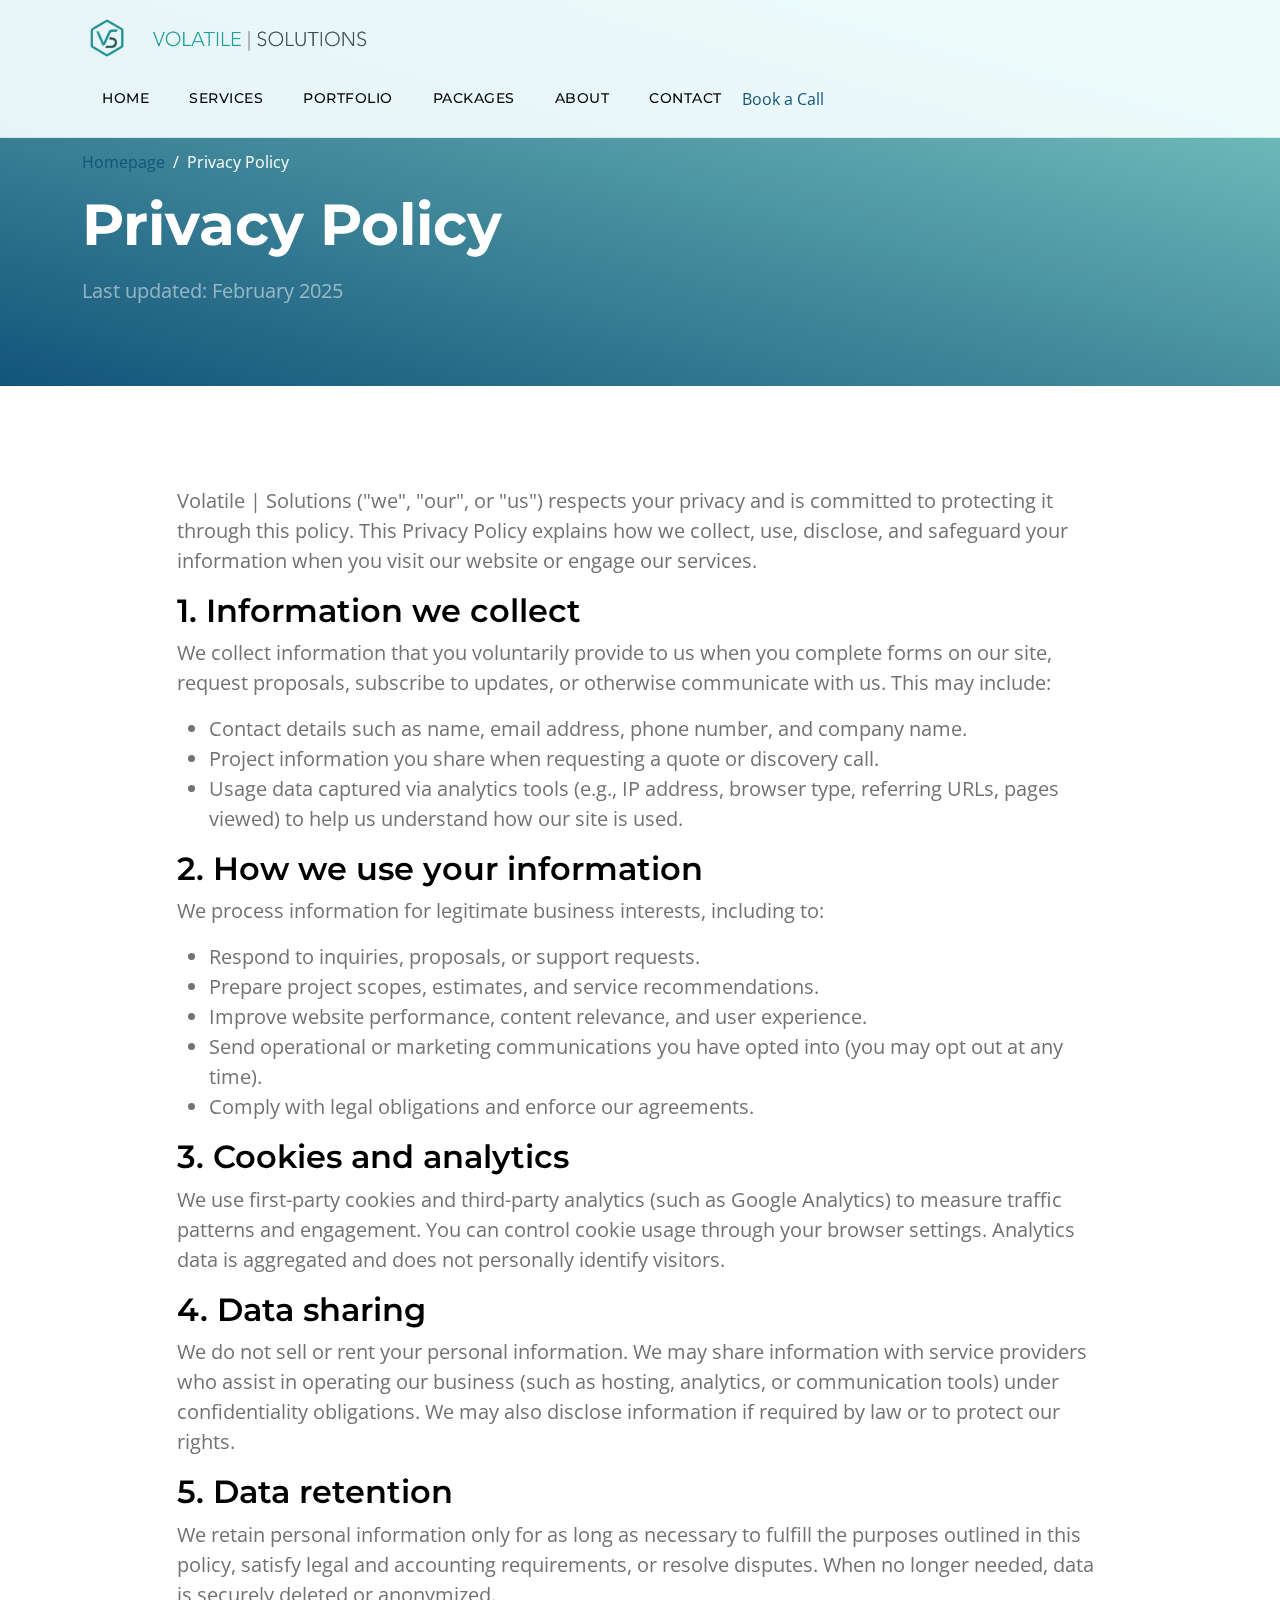
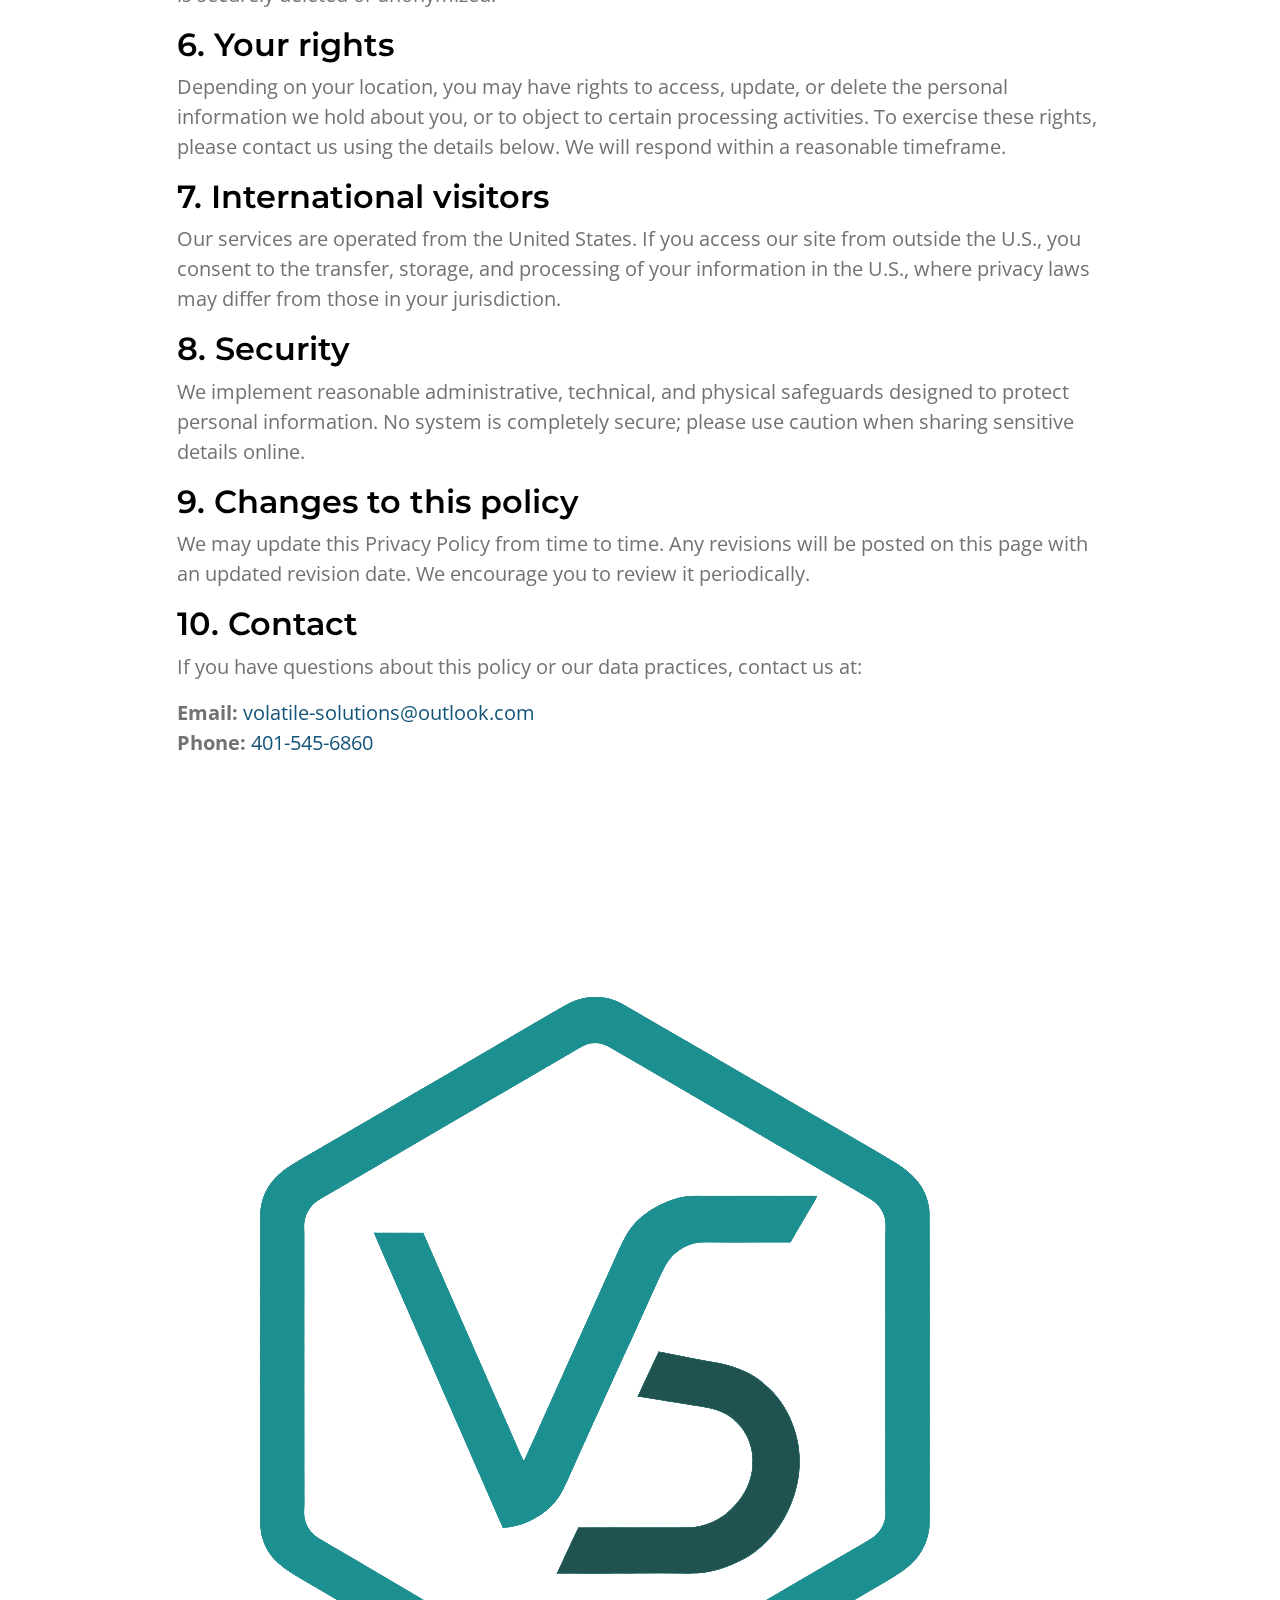
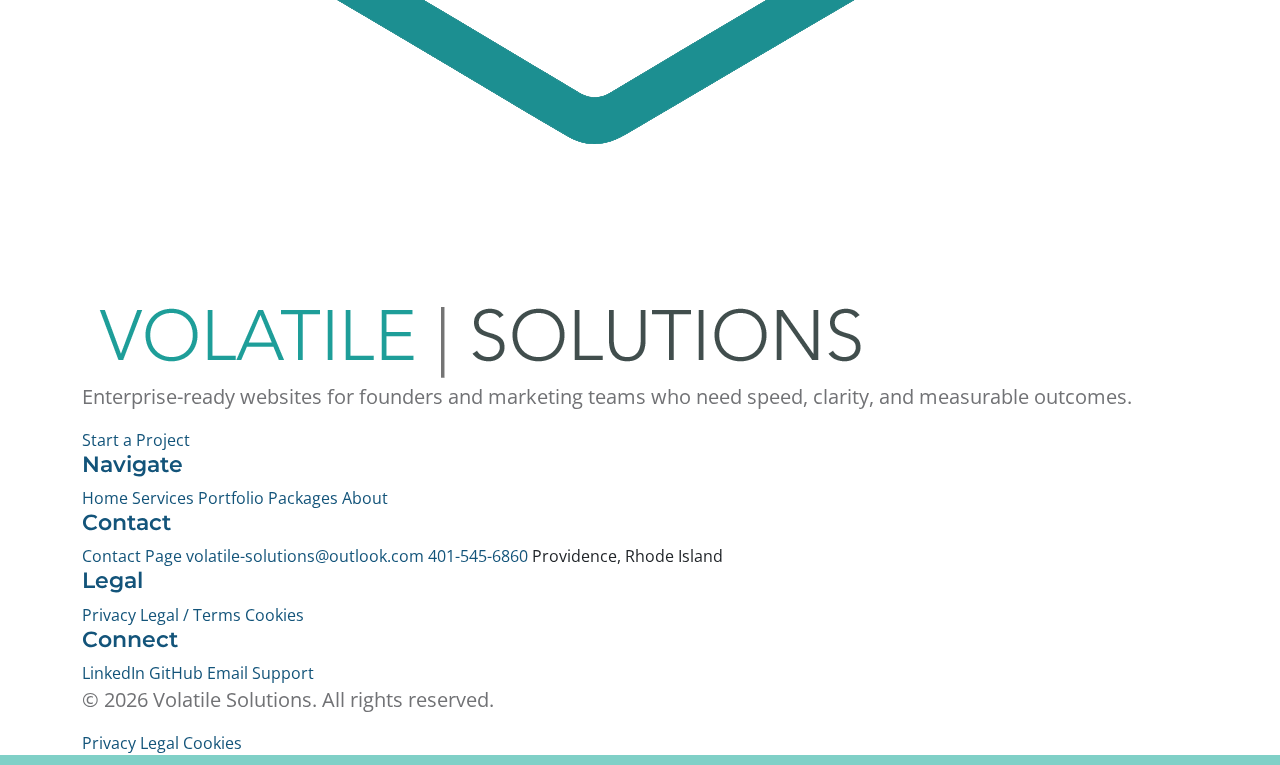
<file: privacy.html>
<!doctype html>
<html lang="en">

<head>
  <meta charset="utf-8">
  <meta name="viewport"
    content="width=device-width, initial-scale=1, maximum-scale=1, user-scalable=no, viewport-fit=cover">

  <meta name="description" content="Volatile | Solutions privacy policy — how we collect, use, and protect your data.">
  <meta name="author" content="Volatile | Solutions">

  <title>Privacy Policy — Volatile Solutions</title>

  <meta property="og:type" content="website" />
  <meta property="og:title" content="Privacy Policy — Volatile Solutions" />
  <meta property="og:description" content="How Volatile Solutions collects, uses, and protects your data." />
  <meta property="og:image" content="images/logo.png" />
  <meta name="twitter:card" content="summary" />
  <link rel="canonical" href="https://volatilesolutions.com/privacy.html" />

  <link rel="preconnect" href="https://fonts.googleapis.com">
  <link rel="preconnect" href="https://fonts.gstatic.com" crossorigin>
  <link href="https://fonts.googleapis.com/css2?family=Montserrat:wght@500;600;700&family=Open+Sans&display=swap"
    rel="stylesheet">
  <link href="css/bootstrap.min.css" rel="stylesheet">
  <link href="css/bootstrap-icons.css" rel="stylesheet">
  <link href="css/templatemo-topic-listing.css?v=20260410nav6" rel="stylesheet">
  <link rel="icon" type="image/png" href="images/favicon.png?v=1" />
  <link rel="shortcut icon" type="image/png" href="images/favicon.png?v=1" />
  <link rel="apple-touch-icon" href="images/favicon.png?v=1" />
</head>

<body id="top">
  <main>
    <nav class="navbar navbar-expand-lg site-navbar" aria-label="Main menu">
      <div class="container">
        <div class="site-navbar__shell">
          <a class="navbar-brand site-navbar__brand" href="index.html">
            <img src="images/logo.png" alt="Volatile Solutions logo" class="logo-img">
            <img src="images/vs-text.png" alt="Volatile Solutions" class="logo-text-img">
          </a>
          <button class="navbar-toggler site-navbar__toggler" type="button" data-bs-toggle="collapse"
            data-bs-target="#navbarNav" aria-controls="navbarNav" aria-expanded="false" aria-label="Toggle navigation">
            <span class="site-navbar__toggle-label">Menu</span>
            <span class="navbar-toggler-icon"></span>
          </button>
          <div class="collapse navbar-collapse site-navbar__collapse" id="navbarNav">
            <ul class="navbar-nav site-navbar__nav ms-lg-auto align-items-lg-center">
              <li class="nav-item"><a class="nav-link" href="index.html#section_1">Home</a></li>
              <li class="nav-item"><a class="nav-link" href="index.html#services">Services</a></li>
              <li class="nav-item"><a class="nav-link" href="portfolio.html">Portfolio</a></li>
              <li class="nav-item"><a class="nav-link" href="packages.html">Packages</a></li>
              <li class="nav-item"><a class="nav-link" href="about.html">About</a></li>
              <li class="nav-item"><a class="nav-link" href="contact.html">Contact</a></li>
            </ul>
            <div class="site-navbar__actions">
              <a class="site-navbar__cta" href="contact.html">Book a Call</a>
            </div>
          </div>
        </div>
      </div>
    </nav>

    <header class="site-header d-flex flex-column justify-content-center align-items-center">
      <div class="container">
        <div class="row align-items-center">
          <div class="col-lg-8 col-12">
            <nav aria-label="breadcrumb">
              <ol class="breadcrumb">
                <li class="breadcrumb-item"><a href="index.html">Homepage</a></li>
                <li class="breadcrumb-item active" aria-current="page">Privacy Policy</li>
              </ol>
            </nav>
            <h1 class="text-white">Privacy Policy</h1>
            <p class="text-white-50 mt-3 mb-0">Last updated: February 2025</p>
          </div>
        </div>
      </div>
    </header>

    <section class="section-padding">
      <div class="container">
        <div class="row justify-content-center">
          <div class="col-lg-10">
            <p>Volatile | Solutions ("we", "our", or "us") respects your privacy and is committed to protecting it
              through this policy. This Privacy Policy explains how we collect, use, disclose, and safeguard your
              information when you visit our website or engage our services.</p>

            <div class="policy-section">
              <h3>1. Information we collect</h3>
              <p>We collect information that you voluntarily provide to us when you complete forms on our site, request
                proposals, subscribe to updates, or otherwise communicate with us. This may include:</p>
              <ul>
                <li>Contact details such as name, email address, phone number, and company name.</li>
                <li>Project information you share when requesting a quote or discovery call.</li>
                <li>Usage data captured via analytics tools (e.g., IP address, browser type, referring URLs, pages
                  viewed) to help us understand how our site is used.</li>
              </ul>
            </div>

            <div class="policy-section">
              <h3>2. How we use your information</h3>
              <p>We process information for legitimate business interests, including to:</p>
              <ul>
                <li>Respond to inquiries, proposals, or support requests.</li>
                <li>Prepare project scopes, estimates, and service recommendations.</li>
                <li>Improve website performance, content relevance, and user experience.</li>
                <li>Send operational or marketing communications you have opted into (you may opt out at any time).</li>
                <li>Comply with legal obligations and enforce our agreements.</li>
              </ul>
            </div>

            <div class="policy-section">
              <h3>3. Cookies and analytics</h3>
              <p>We use first-party cookies and third-party analytics (such as Google Analytics) to measure traffic
                patterns and engagement. You can control cookie usage through your browser settings. Analytics data is
                aggregated and does not personally identify visitors.</p>
            </div>

            <div class="policy-section">
              <h3>4. Data sharing</h3>
              <p>We do not sell or rent your personal information. We may share information with service providers who
                assist in operating our business (such as hosting, analytics, or communication tools) under
                confidentiality obligations. We may also disclose information if required by law or to protect our
                rights.</p>
            </div>

            <div class="policy-section">
              <h3>5. Data retention</h3>
              <p>We retain personal information only for as long as necessary to fulfill the purposes outlined in this
                policy, satisfy legal and accounting requirements, or resolve disputes. When no longer needed, data is
                securely deleted or anonymized.</p>
            </div>

            <div class="policy-section">
              <h3>6. Your rights</h3>
              <p>Depending on your location, you may have rights to access, update, or delete the personal information
                we hold about you, or to object to certain processing activities. To exercise these rights, please
                contact us using the details below. We will respond within a reasonable timeframe.</p>
            </div>

            <div class="policy-section">
              <h3>7. International visitors</h3>
              <p>Our services are operated from the United States. If you access our site from outside the U.S., you
                consent to the transfer, storage, and processing of your information in the U.S., where privacy laws may
                differ from those in your jurisdiction.</p>
            </div>

            <div class="policy-section">
              <h3>8. Security</h3>
              <p>We implement reasonable administrative, technical, and physical safeguards designed to protect personal
                information. No system is completely secure; please use caution when sharing sensitive details online.
              </p>
            </div>

            <div class="policy-section">
              <h3>9. Changes to this policy</h3>
              <p>We may update this Privacy Policy from time to time. Any revisions will be posted on this page with an
                updated revision date. We encourage you to review it periodically.</p>
            </div>

            <div class="policy-section">
              <h3>10. Contact</h3>
              <p>If you have questions about this policy or our data practices, contact us at:</p>
              <ul class="list-unstyled mb-0">
                <li><strong>Email:</strong> <a
                    href="mailto:volatile-solutions@outlook.com">volatile-solutions@outlook.com</a></li>
                <li><strong>Phone:</strong> <a href="tel:401-545-6860">401-545-6860</a></li>
              </ul>
            </div>
          </div>
        </div>
      </div>
    </section>
  </main>

  <footer class="site-footer enterprise-footer">
    <div class="container enterprise-footer__inner">
      <div class="enterprise-footer__top">
        <a class="enterprise-footer__brand" href="index.html" aria-label="Volatile Solutions home">
          <img src="images/logo.png" alt="Volatile Solutions logo" class="enterprise-footer__logo-mark" />
          <img src="images/vs-text.png" alt="Volatile Solutions" class="enterprise-footer__logo-text" />
        </a>
        <p class="enterprise-footer__tagline">Enterprise-ready websites for founders and marketing teams who need speed,
          clarity, and measurable outcomes.</p>
        <a href="contact.html" class="enterprise-footer__cta">Start a Project</a>
      </div>

      <div class="enterprise-footer__grid">
        <nav class="enterprise-footer__col" aria-label="Primary">
          <h6>Navigate</h6>
          <a href="index.html" class="enterprise-footer__link">Home</a>
          <a href="index.html#services" class="enterprise-footer__link">Services</a>
          <a href="portfolio.html" class="enterprise-footer__link">Portfolio</a>
          <a href="packages.html" class="enterprise-footer__link">Packages</a>
          <a href="about.html" class="enterprise-footer__link">About</a>
        </nav>

        <nav class="enterprise-footer__col" aria-label="Contact">
          <h6>Contact</h6>
          <a href="contact.html" class="enterprise-footer__link">Contact Page</a>
          <a href="mailto:volatile-solutions@outlook.com"
            class="enterprise-footer__link">volatile-solutions@outlook.com</a>
          <a href="tel:401-545-6860" class="enterprise-footer__link">401-545-6860</a>
          <span class="enterprise-footer__meta">Providence, Rhode Island</span>
        </nav>

        <nav class="enterprise-footer__col" aria-label="Legal">
          <h6>Legal</h6>
          <a href="privacy.html" class="enterprise-footer__link" data-no-transition>Privacy</a>
          <a href="terms.html" class="enterprise-footer__link" data-no-transition>Legal / Terms</a>
          <a href="cookies.html" class="enterprise-footer__link" data-no-transition>Cookies</a>
        </nav>

        <nav class="enterprise-footer__col" aria-label="Social and support">
          <h6>Connect</h6>
          <a href="https://www.linkedin.com/in/anthony-volatile-6836062ab/" class="enterprise-footer__link"
            target="_blank" rel="noopener">LinkedIn</a>
          <a href="https://github.com/AVolatile" class="enterprise-footer__link" target="_blank"
            rel="noopener">GitHub</a>
          <a href="mailto:volatile-solutions@outlook.com" class="enterprise-footer__link">Email Support</a>
        </nav>
      </div>

      <div class="enterprise-footer__bottom">
        <p class="enterprise-footer__copyright">© 2026 Volatile Solutions. All rights reserved.</p>
        <div class="enterprise-footer__bottom-links">
          <a href="privacy.html" class="enterprise-footer__bottom-link" data-no-transition>Privacy</a>
          <a href="terms.html" class="enterprise-footer__bottom-link" data-no-transition>Legal</a>
          <a href="cookies.html" class="enterprise-footer__bottom-link" data-no-transition>Cookies</a>
        </div>
      </div>
    </div>
  </footer>

  <script src="js/jquery.min.js"></script>
  <script src="js/bootstrap.bundle.min.js"></script>
  <script src="js/jquery.sticky.js"></script>
  <script src="js/click-scroll.js?v=20260410nav"></script>
  <script src="js/custom.js?v=20260410nav"></script>
</body>

</html>
</file>
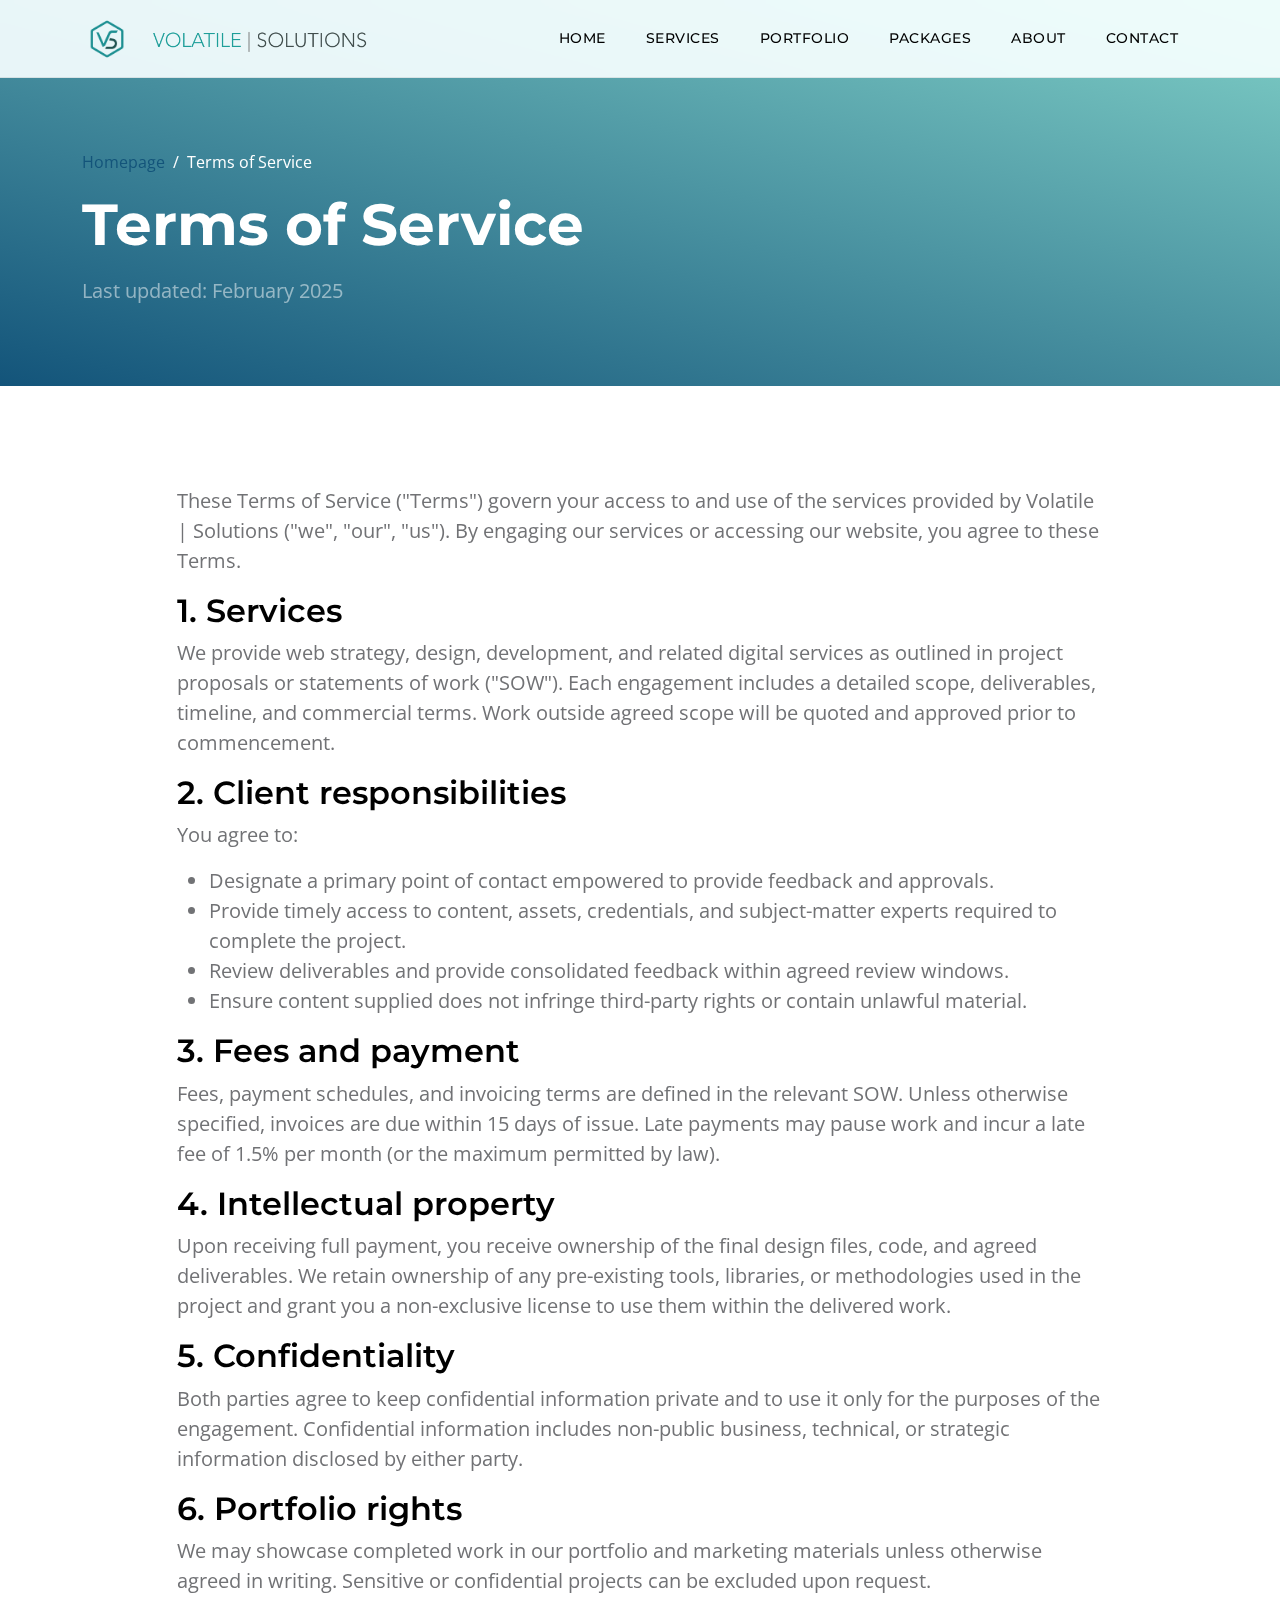
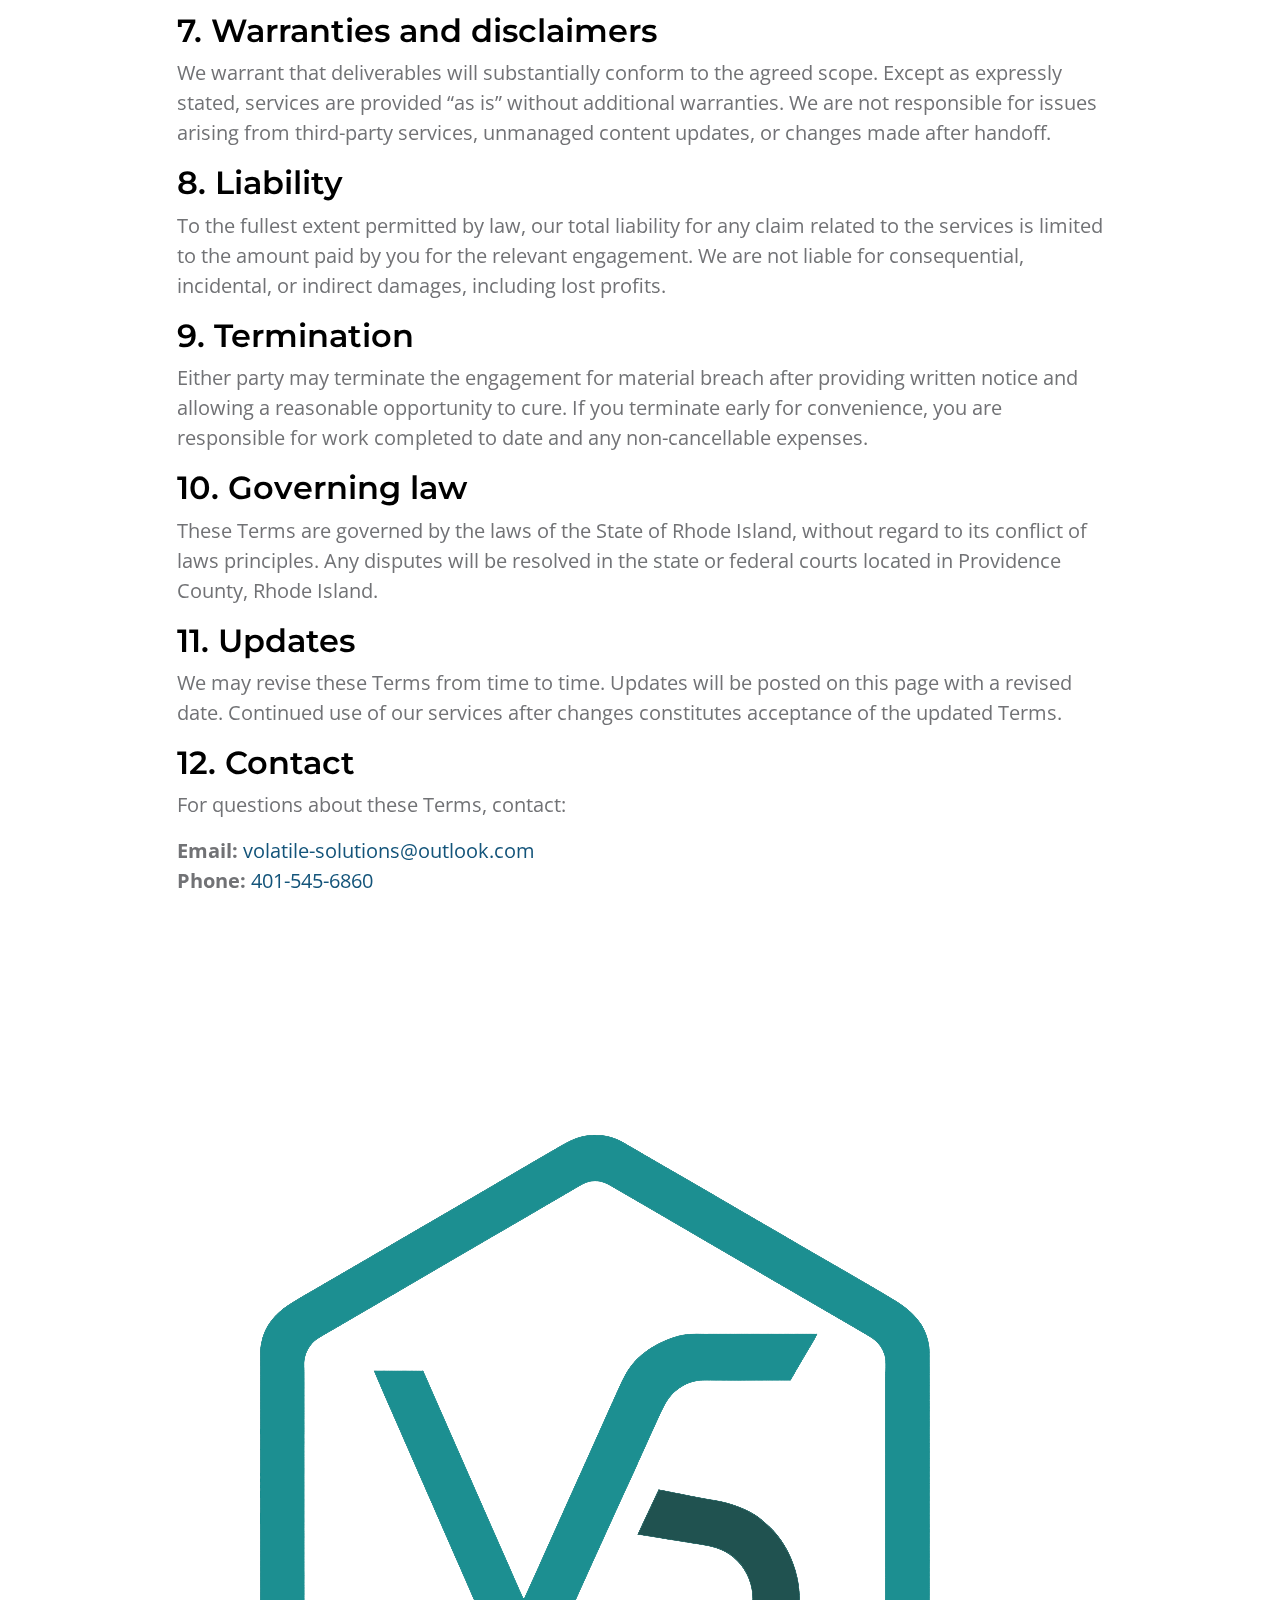
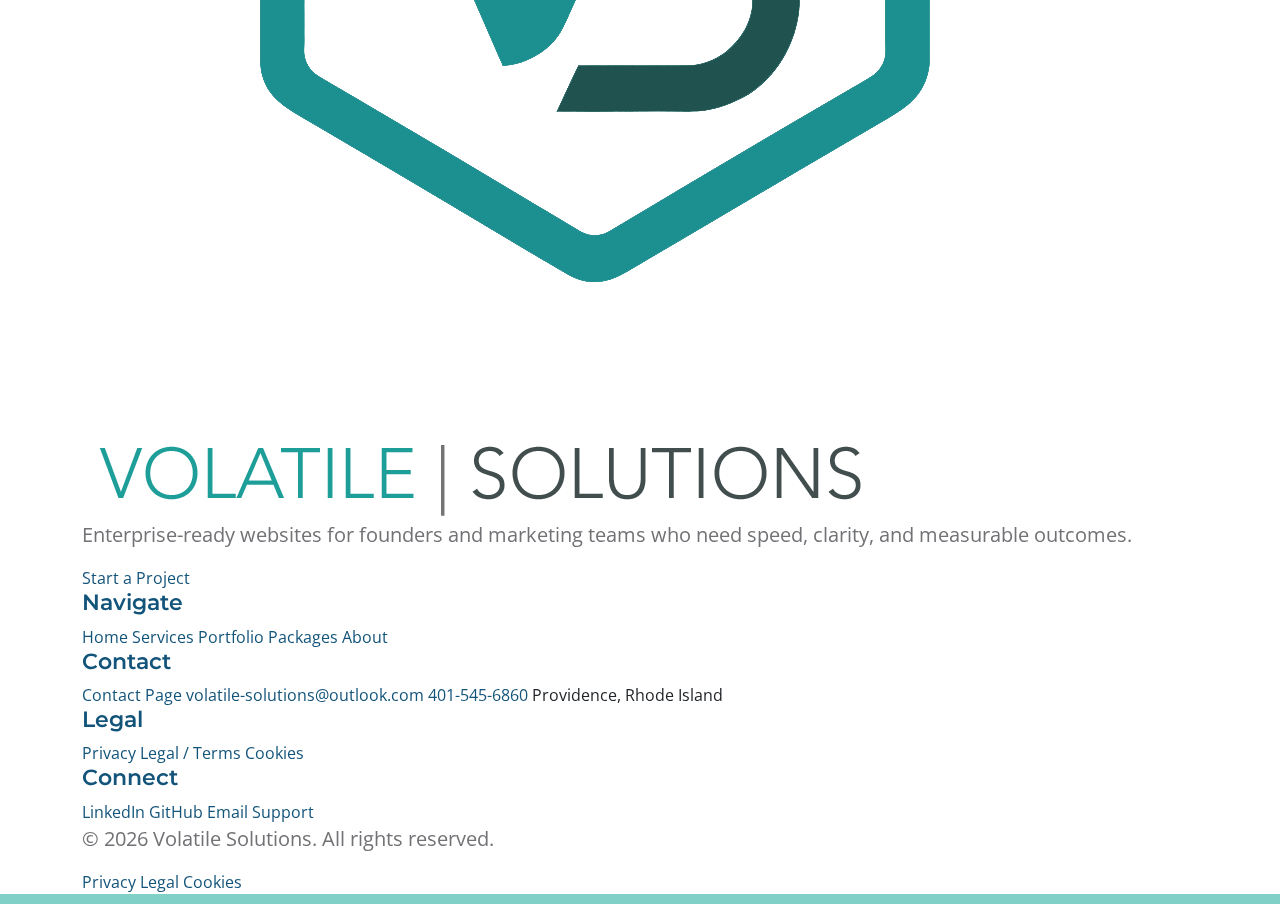
<file: terms.html>
<!doctype html>
<html lang="en">

<head>
  <meta charset="utf-8">
  <meta name="viewport"
    content="width=device-width, initial-scale=1, maximum-scale=1, user-scalable=no, viewport-fit=cover">

  <meta name="description"
    content="Volatile | Solutions terms of service — engagement expectations and legal information.">
  <meta name="author" content="Volatile | Solutions">

  <title>Terms of Service — Volatile Solutions</title>

  <meta property="og:type" content="website" />
  <meta property="og:title" content="Terms of Service — Volatile Solutions" />
  <meta property="og:description"
    content="Engagement expectations and legal information for Volatile Solutions clients." />
  <meta property="og:image" content="images/logo.png" />
  <meta name="twitter:card" content="summary" />
  <link rel="canonical" href="https://volatilesolutions.com/terms.html" />

  <link rel="preconnect" href="https://fonts.googleapis.com">
  <link rel="preconnect" href="https://fonts.gstatic.com" crossorigin>
  <link href="https://fonts.googleapis.com/css2?family=Montserrat:wght@500;600;700&family=Open+Sans&display=swap"
    rel="stylesheet">
  <link href="css/bootstrap.min.css" rel="stylesheet">
  <link href="css/bootstrap-icons.css" rel="stylesheet">
  <link href="css/templatemo-topic-listing.css?v=20260302e" rel="stylesheet">
  <link rel="icon" type="image/png" href="images/favicon.png?v=1" />
  <link rel="shortcut icon" type="image/png" href="images/favicon.png?v=1" />
  <link rel="apple-touch-icon" href="images/favicon.png?v=1" />
</head>

<body id="top">
  <main>
    <nav class="navbar navbar-expand-lg">
      <div class="container">
        <a class="navbar-brand" href="index.html">
          <img src="images/logo.png" alt="Volatile | Solutions logo" class="logo-img">
          <img src="images/vs-text.png" alt="Volatile | Solutions" class="logo-text-img">
        </a>
        <button class="navbar-toggler" type="button" data-bs-toggle="collapse" data-bs-target="#navbarNav"
          aria-controls="navbarNav" aria-expanded="false" aria-label="Toggle navigation">
          <span class="navbar-toggler-icon"></span>
        </button>
        <div class="collapse navbar-collapse" id="navbarNav">
          <ul class="navbar-nav ms-lg-5 ms-lg-auto align-items-lg-center">
            <li class="nav-item"><a class="nav-link" href="index.html#section_1">Home</a></li>
            <li class="nav-item"><a class="nav-link" href="index.html#services">Services</a></li>

            <li class="nav-item"><a class="nav-link" href="portfolio.html">Portfolio</a></li>
            <li class="nav-item"><a class="nav-link" href="packages.html">Packages</a></li>
            <li class="nav-item"><a class="nav-link" href="about.html">About</a></li>
            <li class="nav-item"><a class="nav-link" href="contact.html">Contact</a></li>
          </ul>
        </div>
      </div>
    </nav>

    <header class="site-header d-flex flex-column justify-content-center align-items-center">
      <div class="container">
        <div class="row align-items-center">
          <div class="col-lg-8 col-12">
            <nav aria-label="breadcrumb">
              <ol class="breadcrumb">
                <li class="breadcrumb-item"><a href="index.html">Homepage</a></li>
                <li class="breadcrumb-item active" aria-current="page">Terms of Service</li>
              </ol>
            </nav>
            <h1 class="text-white">Terms of Service</h1>
            <p class="text-white-50 mt-3 mb-0">Last updated: February 2025</p>
          </div>
        </div>
      </div>
    </header>

    <section class="section-padding">
      <div class="container">
        <div class="row justify-content-center">
          <div class="col-lg-10">
            <p>These Terms of Service ("Terms") govern your access to and use of the services provided by Volatile |
              Solutions ("we", "our", "us"). By engaging our services or accessing our website, you agree to these
              Terms.</p>

            <div class="policy-section">
              <h3>1. Services</h3>
              <p>We provide web strategy, design, development, and related digital services as outlined in project
                proposals or statements of work ("SOW"). Each engagement includes a detailed scope, deliverables,
                timeline, and commercial terms. Work outside agreed scope will be quoted and approved prior to
                commencement.</p>
            </div>

            <div class="policy-section">
              <h3>2. Client responsibilities</h3>
              <p>You agree to:</p>
              <ul>
                <li>Designate a primary point of contact empowered to provide feedback and approvals.</li>
                <li>Provide timely access to content, assets, credentials, and subject-matter experts required to
                  complete the project.</li>
                <li>Review deliverables and provide consolidated feedback within agreed review windows.</li>
                <li>Ensure content supplied does not infringe third-party rights or contain unlawful material.</li>
              </ul>
            </div>

            <div class="policy-section">
              <h3>3. Fees and payment</h3>
              <p>Fees, payment schedules, and invoicing terms are defined in the relevant SOW. Unless otherwise
                specified, invoices are due within 15 days of issue. Late payments may pause work and incur a late fee
                of 1.5% per month (or the maximum permitted by law).</p>
            </div>

            <div class="policy-section">
              <h3>4. Intellectual property</h3>
              <p>Upon receiving full payment, you receive ownership of the final design files, code, and agreed
                deliverables. We retain ownership of any pre-existing tools, libraries, or methodologies used in the
                project and grant you a non-exclusive license to use them within the delivered work.</p>
            </div>

            <div class="policy-section">
              <h3>5. Confidentiality</h3>
              <p>Both parties agree to keep confidential information private and to use it only for the purposes of the
                engagement. Confidential information includes non-public business, technical, or strategic information
                disclosed by either party.</p>
            </div>

            <div class="policy-section">
              <h3>6. Portfolio rights</h3>
              <p>We may showcase completed work in our portfolio and marketing materials unless otherwise agreed in
                writing. Sensitive or confidential projects can be excluded upon request.</p>
            </div>

            <div class="policy-section">
              <h3>7. Warranties and disclaimers</h3>
              <p>We warrant that deliverables will substantially conform to the agreed scope. Except as expressly
                stated, services are provided “as is” without additional warranties. We are not responsible for issues
                arising from third-party services, unmanaged content updates, or changes made after handoff.</p>
            </div>

            <div class="policy-section">
              <h3>8. Liability</h3>
              <p>To the fullest extent permitted by law, our total liability for any claim related to the services is
                limited to the amount paid by you for the relevant engagement. We are not liable for consequential,
                incidental, or indirect damages, including lost profits.</p>
            </div>

            <div class="policy-section">
              <h3>9. Termination</h3>
              <p>Either party may terminate the engagement for material breach after providing written notice and
                allowing a reasonable opportunity to cure. If you terminate early for convenience, you are responsible
                for work completed to date and any non-cancellable expenses.</p>
            </div>

            <div class="policy-section">
              <h3>10. Governing law</h3>
              <p>These Terms are governed by the laws of the State of Rhode Island, without regard to its conflict of
                laws principles. Any disputes will be resolved in the state or federal courts located in Providence
                County, Rhode Island.</p>
            </div>

            <div class="policy-section">
              <h3>11. Updates</h3>
              <p>We may revise these Terms from time to time. Updates will be posted on this page with a revised date.
                Continued use of our services after changes constitutes acceptance of the updated Terms.</p>
            </div>

            <div class="policy-section">
              <h3>12. Contact</h3>
              <p>For questions about these Terms, contact:</p>
              <ul class="list-unstyled mb-0">
                <li><strong>Email:</strong> <a
                    href="mailto:volatile-solutions@outlook.com">volatile-solutions@outlook.com</a></li>
                <li><strong>Phone:</strong> <a href="tel:401-545-6860">401-545-6860</a></li>
              </ul>
            </div>
          </div>
        </div>
      </div>
    </section>
  </main>

  <footer class="site-footer enterprise-footer">
    <div class="container enterprise-footer__inner">
      <div class="enterprise-footer__top">
        <a class="enterprise-footer__brand" href="index.html" aria-label="Volatile Solutions home">
          <img src="images/logo.png" alt="Volatile Solutions logo" class="enterprise-footer__logo-mark" />
          <img src="images/vs-text.png" alt="Volatile Solutions" class="enterprise-footer__logo-text" />
        </a>
        <p class="enterprise-footer__tagline">Enterprise-ready websites for founders and marketing teams who need speed,
          clarity, and measurable outcomes.</p>
        <a href="contact.html" class="enterprise-footer__cta">Start a Project</a>
      </div>

      <div class="enterprise-footer__grid">
        <nav class="enterprise-footer__col" aria-label="Primary">
          <h6>Navigate</h6>
          <a href="index.html" class="enterprise-footer__link">Home</a>
          <a href="index.html#services" class="enterprise-footer__link">Services</a>
          <a href="portfolio.html" class="enterprise-footer__link">Portfolio</a>
          <a href="packages.html" class="enterprise-footer__link">Packages</a>
          <a href="about.html" class="enterprise-footer__link">About</a>
        </nav>

        <nav class="enterprise-footer__col" aria-label="Contact">
          <h6>Contact</h6>
          <a href="contact.html" class="enterprise-footer__link">Contact Page</a>
          <a href="mailto:volatile-solutions@outlook.com"
            class="enterprise-footer__link">volatile-solutions@outlook.com</a>
          <a href="tel:401-545-6860" class="enterprise-footer__link">401-545-6860</a>
          <span class="enterprise-footer__meta">Providence, Rhode Island</span>
        </nav>

        <nav class="enterprise-footer__col" aria-label="Legal">
          <h6>Legal</h6>
          <a href="privacy.html" class="enterprise-footer__link" data-no-transition>Privacy</a>
          <a href="terms.html" class="enterprise-footer__link" data-no-transition>Legal / Terms</a>
          <a href="cookies.html" class="enterprise-footer__link" data-no-transition>Cookies</a>
        </nav>

        <nav class="enterprise-footer__col" aria-label="Social and support">
          <h6>Connect</h6>
          <a href="https://www.linkedin.com/in/anthony-volatile-6836062ab/" class="enterprise-footer__link"
            target="_blank" rel="noopener">LinkedIn</a>
          <a href="https://github.com/AVolatile" class="enterprise-footer__link" target="_blank"
            rel="noopener">GitHub</a>
          <a href="mailto:volatile-solutions@outlook.com" class="enterprise-footer__link">Email Support</a>
        </nav>
      </div>

      <div class="enterprise-footer__bottom">
        <p class="enterprise-footer__copyright">© 2026 Volatile Solutions. All rights reserved.</p>
        <div class="enterprise-footer__bottom-links">
          <a href="privacy.html" class="enterprise-footer__bottom-link" data-no-transition>Privacy</a>
          <a href="terms.html" class="enterprise-footer__bottom-link" data-no-transition>Legal</a>
          <a href="cookies.html" class="enterprise-footer__bottom-link" data-no-transition>Cookies</a>
        </div>
      </div>
    </div>
  </footer>

  <script src="js/jquery.min.js"></script>
  <script src="js/bootstrap.bundle.min.js"></script>
  <script src="js/jquery.sticky.js"></script>
  <script src="js/click-scroll.js"></script>
  <script src="js/custom.js"></script>
</body>

</html>
</file>
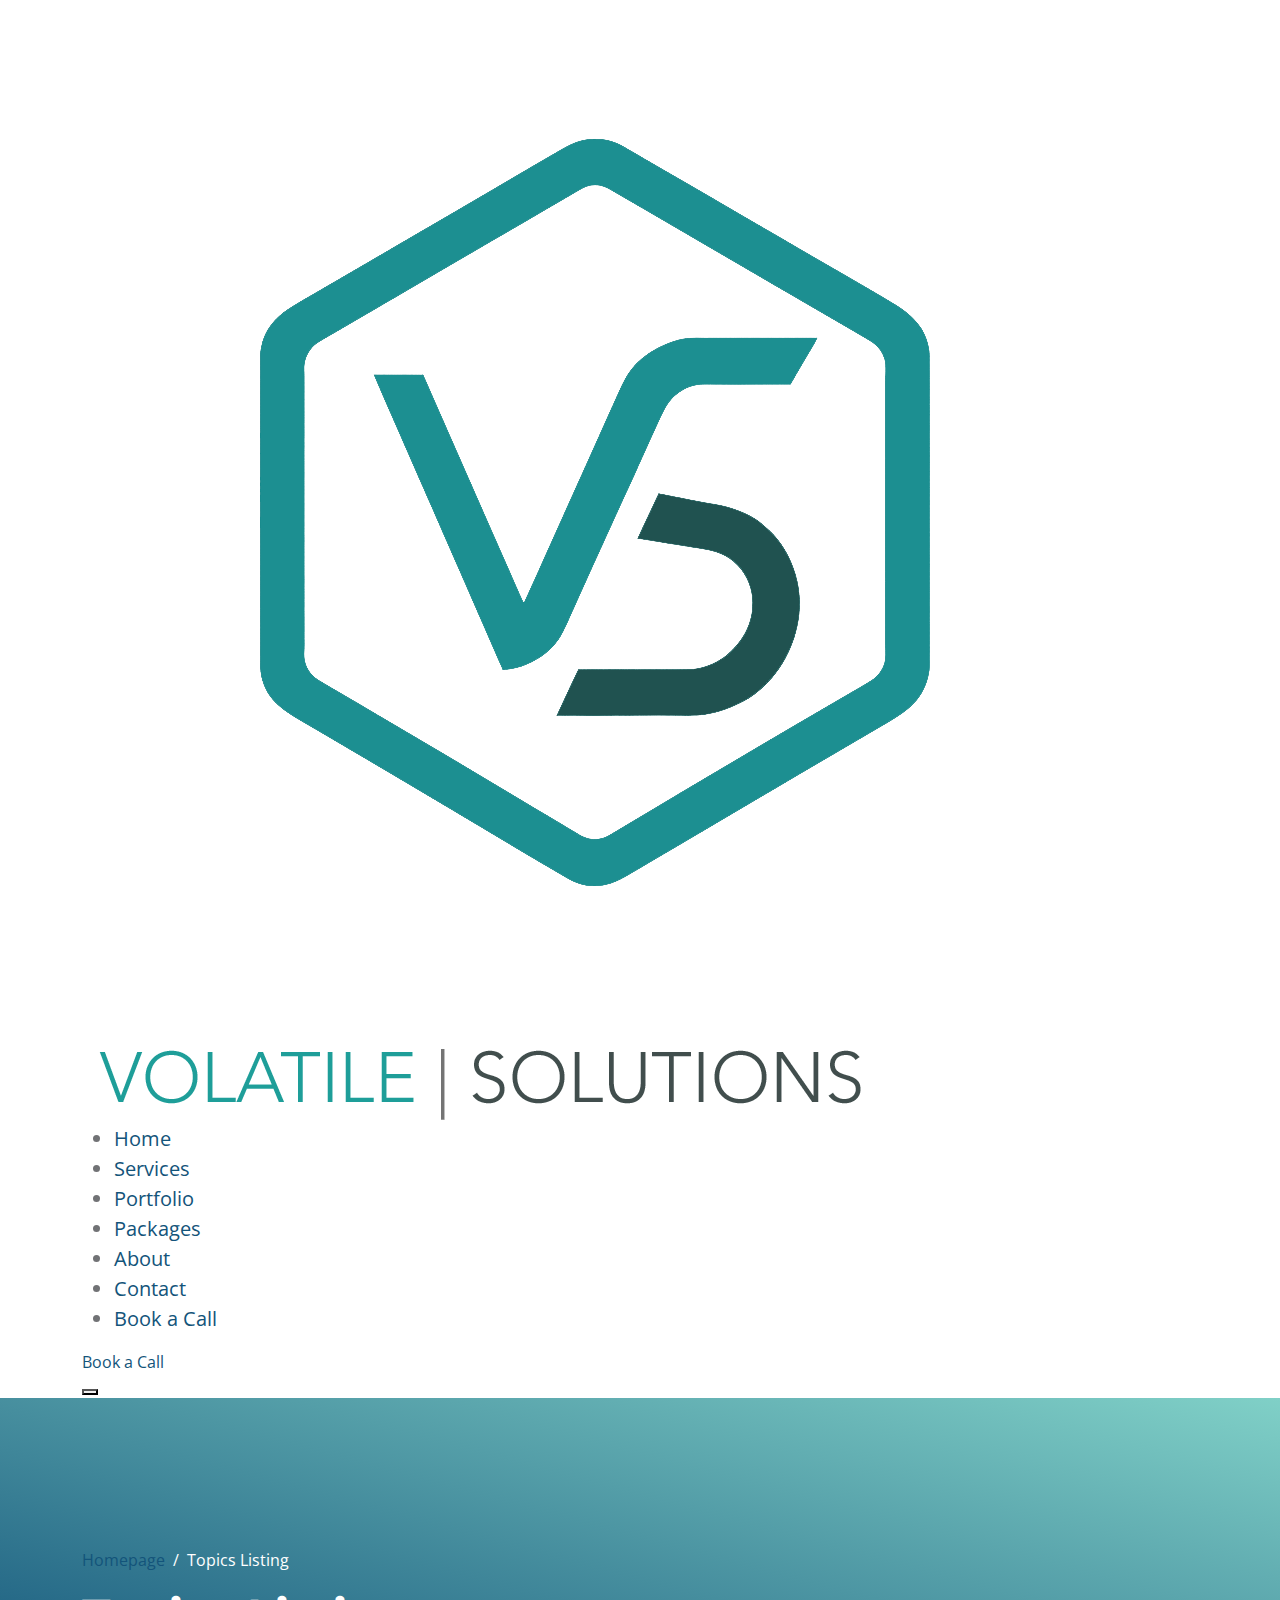
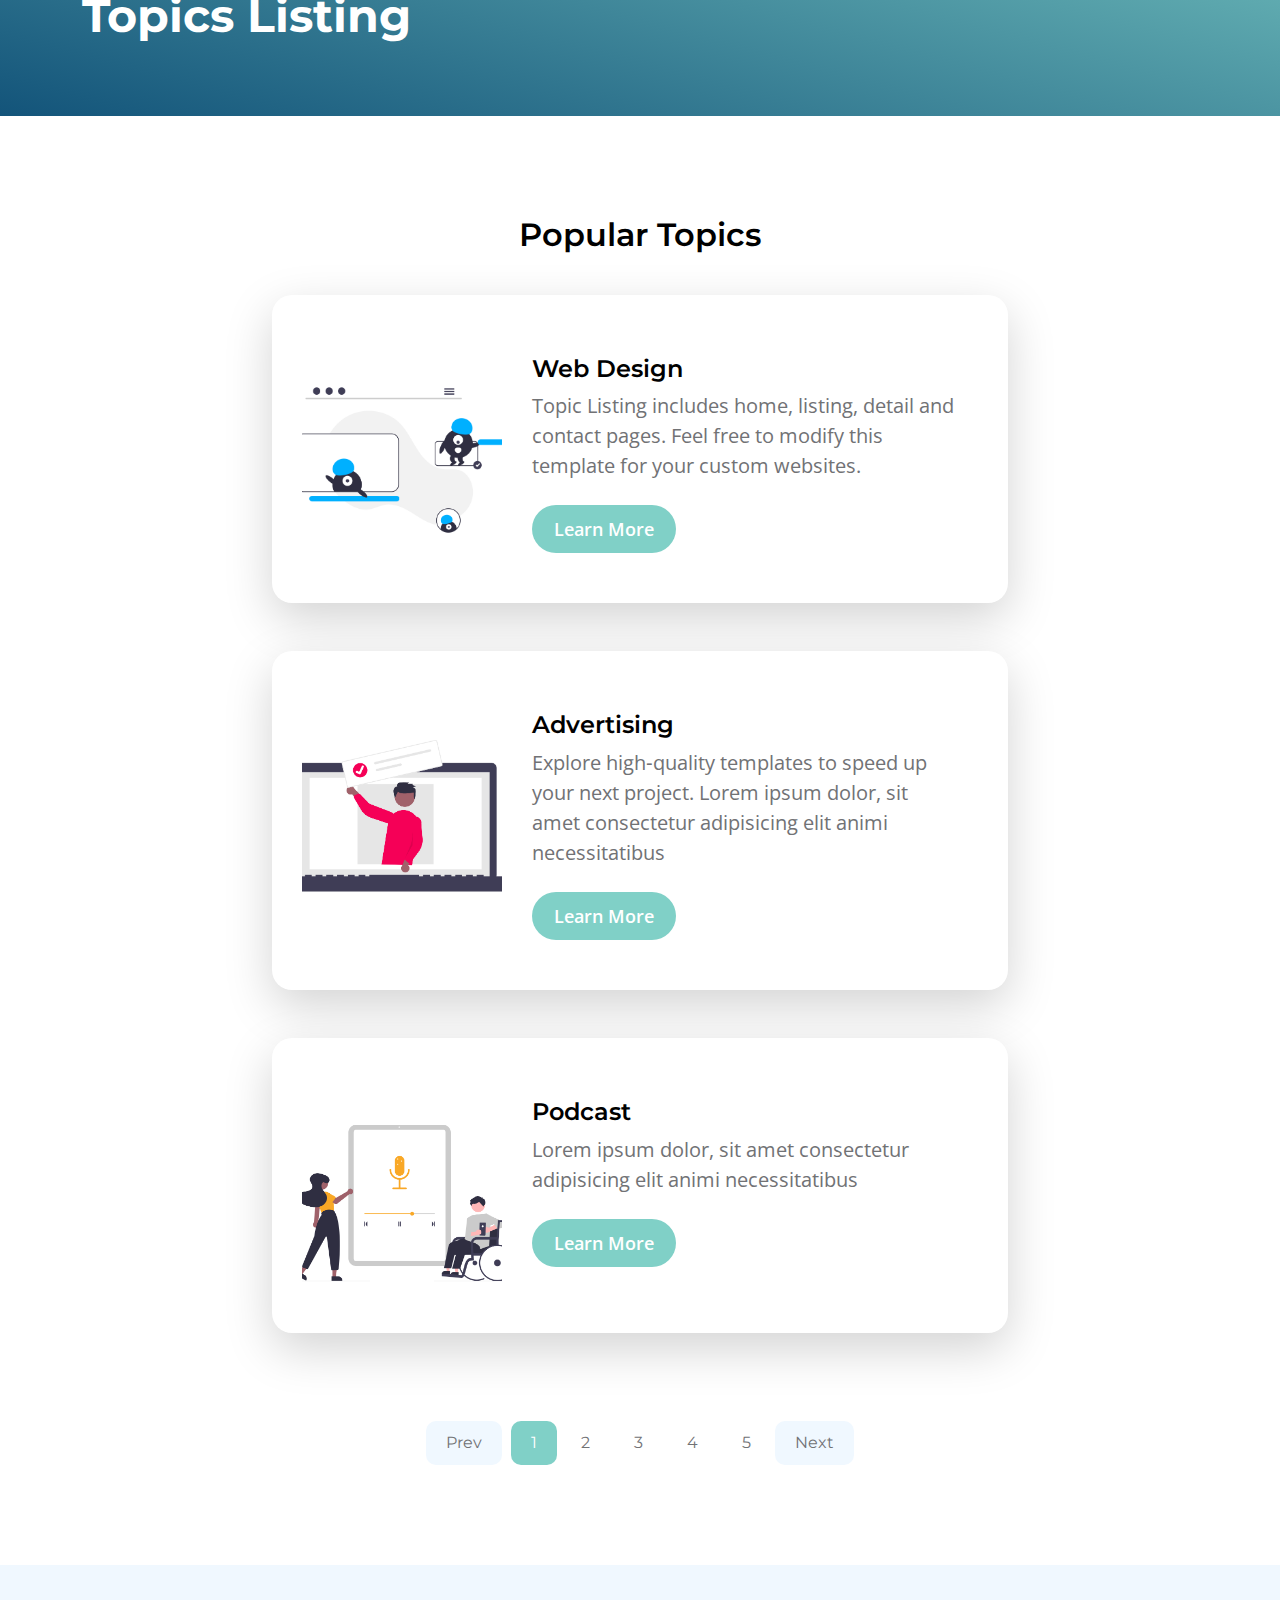
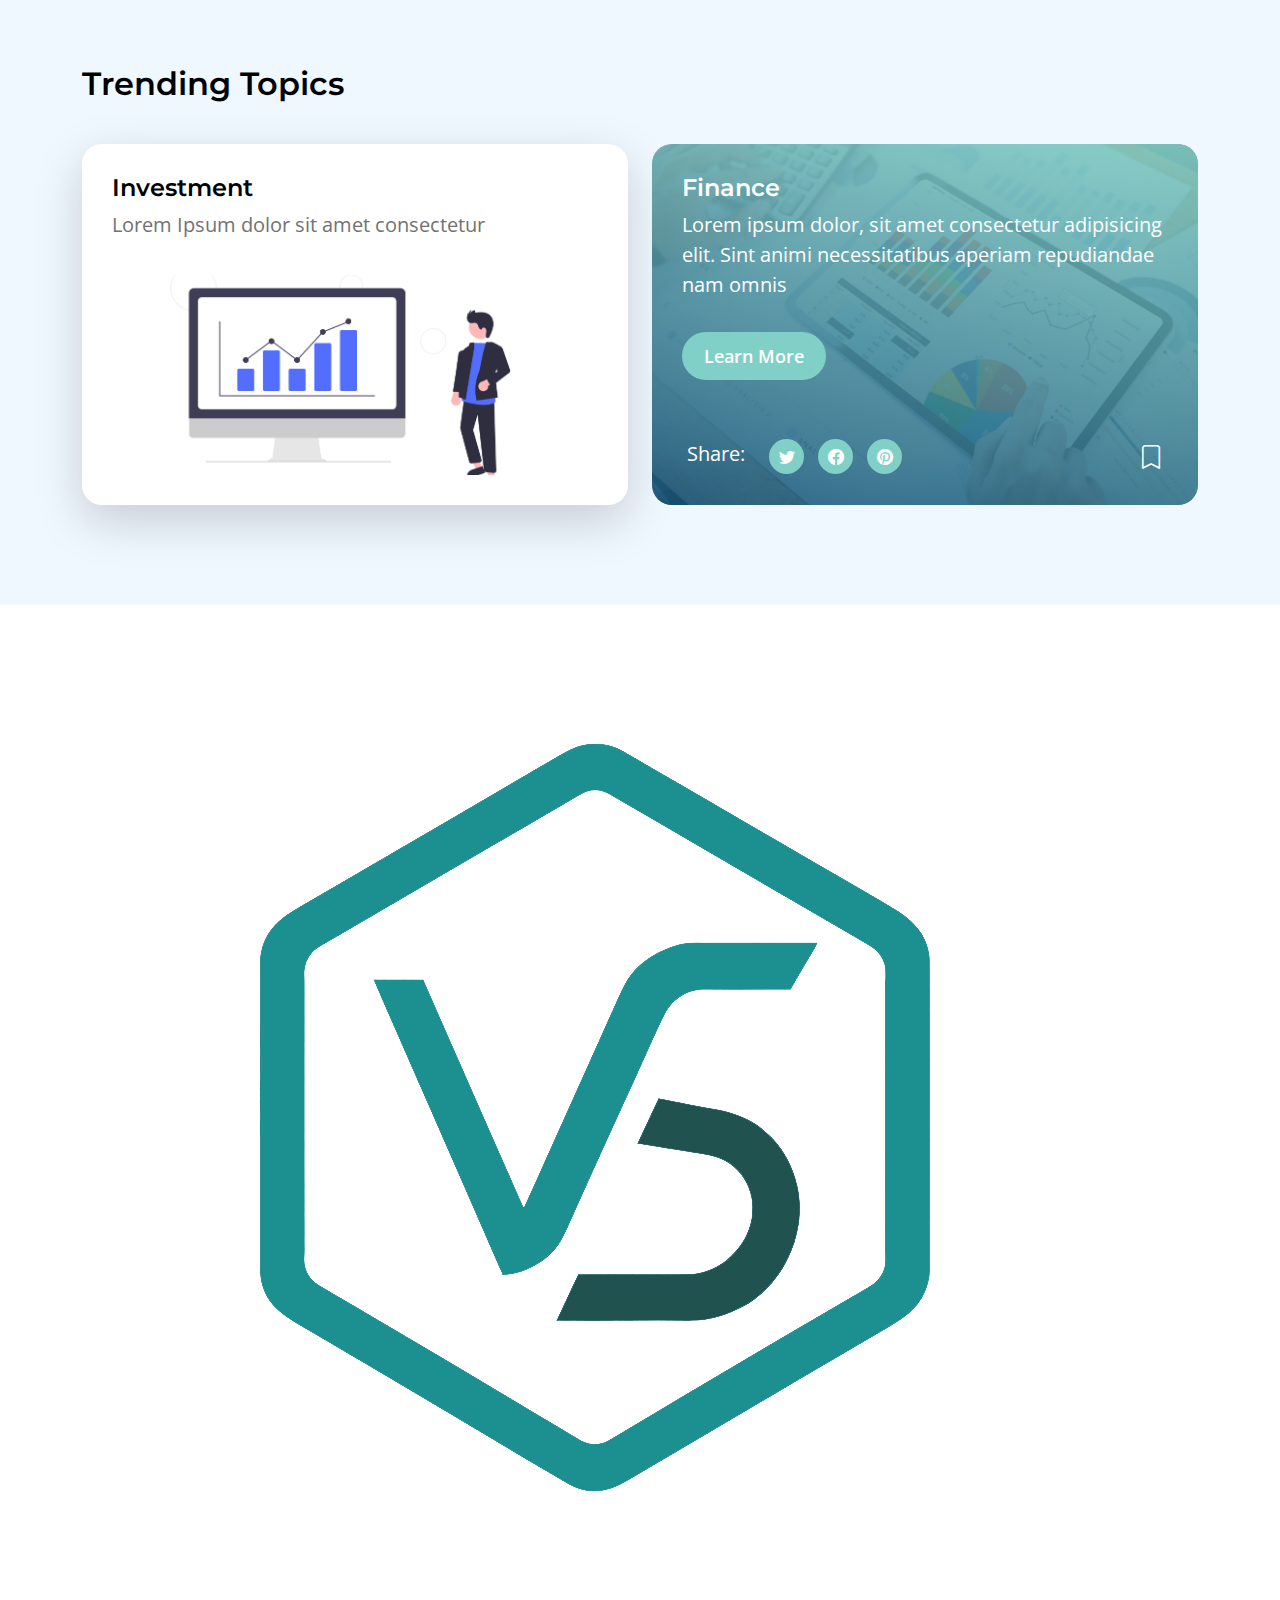
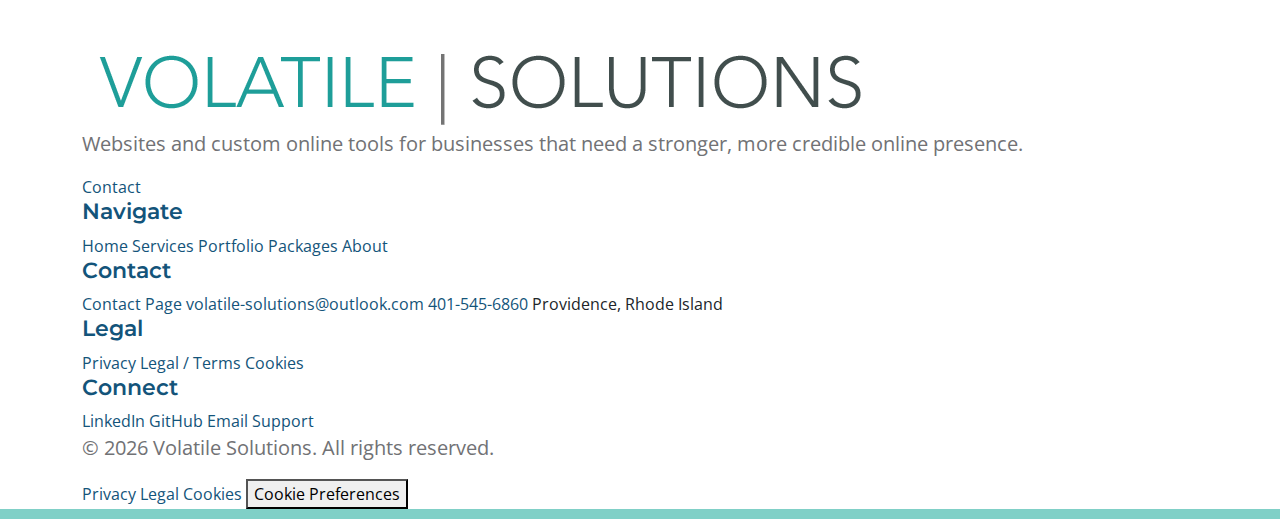
<file: topics-listing.html>
<!doctype html>
<html lang="en">
    <head>
        <meta charset="utf-8">
        <meta name="viewport" content="width=device-width, initial-scale=1">

        <meta name="description" content="">
        <meta name="author" content="">

        <title>Topic Listing Page</title>

        <!-- CSS FILES -->        
        <link rel="preconnect" href="https://fonts.googleapis.com">
        
        <link rel="preconnect" href="https://fonts.gstatic.com" crossorigin>

        <link href="https://fonts.googleapis.com/css2?family=Montserrat:wght@500;600;700&family=Open+Sans&display=swap" rel="stylesheet">
                        
        <link href="css/bootstrap.min.css" rel="stylesheet">

        <link href="css/bootstrap-icons.css" rel="stylesheet">

        <link href="css/templatemo-topic-listing.css?v=20260302e" rel="stylesheet">
        <link rel="icon" type="image/png" href="images/favicon.png?v=1" />
        <link rel="shortcut icon" type="image/png" href="images/favicon.png?v=1" />
        <link rel="apple-touch-icon" href="images/favicon.png?v=1" />
<!--

TemplateMo 590 topic listing

https://templatemo.com/tm-590-topic-listing

-->
    </head>
    
    <body class="topics-listing-page" id="top">

        <main>

                    <nav class="metric-nav" id="navbar">
        <div class="container">
            <a href="index.html" class="metric-nav__brand">
                <img src="images/logo.png" alt="Volatile Solutions" class="metric-nav__logo-img">
                <img src="images/vs-text.png" alt="Volatile Solutions" class="metric-nav__logo-text">
            </a>
            <ul class="metric-nav__links" id="navLinks">
                <li><a href="index.html#section_1" class="click-scroll">Home</a></li>
                <li><a href="index.html#services" class="click-scroll">Services</a></li>
                <li><a href="portfolio.html" class="">Portfolio</a></li>
                <li><a href="packages.html" class="">Packages</a></li>
                <li><a href="about.html" class="">About</a></li>
                <li><a href="contact.html" class="">Contact</a></li>
                <li class="metric-nav__mobile-actions">
                    <a href="contact.html" class="metric-nav__btn">Book a Call</a>
                </li>
            </ul>
            <div class="metric-nav__actions">
                <a href="contact.html" class="metric-nav__btn">Book a Call</a>
            </div>
            <button class="metric-nav__toggle" id="navToggle" aria-label="Toggle menu">
                <span></span><span></span><span></span>
            </button>
        </div>
    </nav>


            <header class="site-header d-flex flex-column justify-content-center align-items-center">
                <div class="container">
                    <div class="row align-items-center">

                        <div class="col-lg-5 col-12">
                            <nav aria-label="breadcrumb">
                                <ol class="breadcrumb">
                                    <li class="breadcrumb-item"><a href="index.html">Homepage</a></li>

                                    <li class="breadcrumb-item active" aria-current="page">Topics Listing</li>
                                </ol>
                            </nav>

                            <h2 class="text-white">Topics Listing</h2>
                        </div>

                    </div>
                </div>
            </header>


            <section class="section-padding">
                <div class="container">
                    <div class="row">

                        <div class="col-lg-12 col-12 text-center">
                            <h3 class="mb-4">Popular Topics</h3>
                        </div>

                        <div class="col-lg-8 col-12 mt-3 mx-auto">
                            <div class="custom-block custom-block-topics-listing bg-white shadow-lg mb-5">
                                <div class="d-flex">
                                    <img src="images/topics/undraw_Remote_design_team_re_urdx.png" class="custom-block-image img-fluid" alt="">

                                    <div class="custom-block-topics-listing-info d-flex">
                                        <div>
                                            <h5 class="mb-2">Web Design</h5>

                                            <p class="mb-0">Topic Listing includes home, listing, detail and contact pages. Feel free to modify this template for your custom websites.</p>

                                            <a href="portfolio.html" class="btn custom-btn mt-3 mt-lg-4">Learn More</a>
                                        </div>

                                        <span class="badge bg-design rounded-pill ms-auto">14</span>
                                    </div>
                                </div>
                            </div>

                            <div class="custom-block custom-block-topics-listing bg-white shadow-lg mb-5">
                                <div class="d-flex">
                                    <img src="images/topics/undraw_online_ad_re_ol62.png" class="custom-block-image img-fluid" alt="">

                                    <div class="custom-block-topics-listing-info d-flex">
                                        <div>
                                            <h5 class="mb-2">Advertising</h5>

                                            <p class="mb-0">Explore high‑quality templates to speed up your next project. Lorem ipsum dolor, sit amet consectetur adipisicing elit animi necessitatibus</p>

                                            <a href="portfolio.html" class="btn custom-btn mt-3 mt-lg-4">Learn More</a>
                                        </div>

                                        <span class="badge bg-advertising rounded-pill ms-auto">30</span>
                                    </div>
                                </div>
                            </div>

                            <div class="custom-block custom-block-topics-listing bg-white shadow-lg mb-5">
                                <div class="d-flex">
                                    <img src="images/topics/undraw_Podcast_audience_re_4i5q.png" class="custom-block-image img-fluid" alt="">

                                    <div class="custom-block-topics-listing-info d-flex">
                                        <div>
                                            <h5 class="mb-2">Podcast</h5>

                                            <p class="mb-0">Lorem ipsum dolor, sit amet consectetur adipisicing elit animi necessitatibus</p>

                                            <a href="portfolio.html" class="btn custom-btn mt-3 mt-lg-4">Learn More</a>
                                        </div>

                                        <span class="badge bg-music rounded-pill ms-auto">20</span>
                                    </div>
                                </div>
                            </div>
                        </div>

                        <div class="col-lg-12 col-12">
                            <nav aria-label="Page navigation example">
                                <ul class="pagination justify-content-center mb-0">
                                    <li class="page-item">
                                        <a class="page-link" href="#" aria-label="Previous">
                                            <span aria-hidden="true">Prev</span>
                                        </a>
                                    </li>

                                    <li class="page-item active" aria-current="page">
                                        <a class="page-link" href="#">1</a>
                                    </li>
                                    
                                    <li class="page-item">
                                        <a class="page-link" href="#">2</a>
                                    </li>
                                    
                                    <li class="page-item">
                                        <a class="page-link" href="#">3</a>
                                    </li>

                                    <li class="page-item">
                                        <a class="page-link" href="#">4</a>
                                    </li>

                                    <li class="page-item">
                                        <a class="page-link" href="#">5</a>
                                    </li>
                                    
                                    <li class="page-item">
                                        <a class="page-link" href="#" aria-label="Next">
                                            <span aria-hidden="true">Next</span>
                                        </a>
                                    </li>
                                </ul>
                            </nav>
                        </div>

                    </div>
                </div>
            </section>


            <section class="section-padding section-bg">
                <div class="container">
                    <div class="row">

                        <div class="col-lg-12 col-12">
                            <h3 class="mb-4">Trending Topics</h3>
                        </div>

                        <div class="col-lg-6 col-md-6 col-12 mt-3 mb-4 mb-lg-0">
                            <div class="custom-block bg-white shadow-lg">
                                <a href="portfolio.html">
                                    <div class="d-flex">
                                        <div>
                                            <h5 class="mb-2">Investment</h5>

                                            <p class="mb-0">Lorem Ipsum dolor sit amet consectetur</p>
                                        </div>

                                        <span class="badge bg-finance rounded-pill ms-auto">30</span>
                                    </div>

                                    <img src="images/topics/undraw_Finance_re_gnv2.png" class="custom-block-image img-fluid" alt="">
                                </a>
                            </div>
                        </div>

                        <div class="col-lg-6 col-md-6 col-12 mt-lg-3">
                            <div class="custom-block custom-block-overlay">
                                <div class="d-flex flex-column h-100">
                                    <img src="images/businesswoman-using-tablet-analysis.jpg" class="custom-block-image img-fluid" alt="">

                                    <div class="custom-block-overlay-text d-flex">
                                        <div>
                                            <h5 class="text-white mb-2">Finance</h5>

                                            <p class="text-white">Lorem ipsum dolor, sit amet consectetur adipisicing elit. Sint animi necessitatibus aperiam repudiandae nam omnis</p>

                                            <a href="portfolio.html" class="btn custom-btn mt-2 mt-lg-3">Learn More</a>
                                        </div>

                                        <span class="badge bg-finance rounded-pill ms-auto">25</span>
                                    </div>

                                    <div class="social-share d-flex">
                                        <p class="text-white me-4">Share:</p>

                                        <ul class="social-icon">
                                            <li class="social-icon-item">
                                                <a href="#" class="social-icon-link bi-twitter"></a>
                                            </li>

                                            <li class="social-icon-item">
                                                <a href="#" class="social-icon-link bi-facebook"></a>
                                            </li>

                                            <li class="social-icon-item">
                                                <a href="#" class="social-icon-link bi-pinterest"></a>
                                            </li>
                                        </ul>

                                        <a href="#" class="custom-icon bi-bookmark ms-auto"></a>
                                    </div>

                                    <div class="section-overlay"></div>
                                </div>
                            </div>
                        </div>

                    </div>
                </div>
            </section>
        </main>

		          <footer class="site-footer enterprise-footer">
    <div class="container enterprise-footer__inner">
      <div class="enterprise-footer__top">
        <a class="enterprise-footer__brand" href="index.html" aria-label="Volatile Solutions home">
          <img src="images/logo.png" alt="Volatile Solutions logo" class="enterprise-footer__logo-mark" />
          <img src="images/vs-text.png" alt="Volatile Solutions" class="enterprise-footer__logo-text" />
        </a>
        <p class="enterprise-footer__tagline">Websites and custom online tools for businesses that need a stronger,
          more credible online presence.</p>
        <a href="contact.html" class="enterprise-footer__cta">Contact</a>
      </div>

      <div class="enterprise-footer__grid">
        <nav class="enterprise-footer__col" aria-label="Primary">
          <h6>Navigate</h6>
          <a href="index.html" class="enterprise-footer__link">Home</a>
          <a href="index.html#services" class="enterprise-footer__link">Services</a>
          <a href="portfolio.html" class="enterprise-footer__link">Portfolio</a>
          <a href="packages.html" class="enterprise-footer__link">Packages</a>
          <a href="about.html" class="enterprise-footer__link">About</a>
        </nav>

        <nav class="enterprise-footer__col" aria-label="Contact">
          <h6>Contact</h6>
          <a href="contact.html" class="enterprise-footer__link">Contact Page</a>
          <a href="mailto:volatile-solutions@outlook.com"
            class="enterprise-footer__link">volatile-solutions@outlook.com</a>
          <a href="tel:401-545-6860" class="enterprise-footer__link">401-545-6860</a>
          <span class="enterprise-footer__meta">Providence, Rhode Island</span>
        </nav>

        <nav class="enterprise-footer__col" aria-label="Legal">
          <h6>Legal</h6>
          <a href="privacy.html" class="enterprise-footer__link" data-no-transition>Privacy</a>
          <a href="terms.html" class="enterprise-footer__link" data-no-transition>Legal / Terms</a>
          <a href="cookies.html" class="enterprise-footer__link" data-no-transition>Cookies</a>
        </nav>

        <nav class="enterprise-footer__col" aria-label="Social and support">
          <h6>Connect</h6>
          <a href="https://www.linkedin.com/in/anthony-volatile-6836062ab/" class="enterprise-footer__link"
            target="_blank" rel="noopener">LinkedIn</a>
          <a href="https://github.com/AVolatile" class="enterprise-footer__link" target="_blank"
            rel="noopener">GitHub</a>
          <a href="mailto:volatile-solutions@outlook.com" class="enterprise-footer__link">Email Support</a>
        </nav>
      </div>

      <div class="enterprise-footer__bottom">
        <p class="enterprise-footer__copyright">© 2026 Volatile Solutions. All rights reserved.</p>
        <div class="enterprise-footer__bottom-links">
          <a href="privacy.html" class="enterprise-footer__bottom-link" data-no-transition>Privacy</a>
          <a href="terms.html" class="enterprise-footer__bottom-link" data-no-transition>Legal</a>
          <a href="cookies.html" class="enterprise-footer__bottom-link" data-no-transition>Cookies</a>
        
          <button type="button" id="vs-cookie-prefs-link" class="enterprise-footer__bottom-link">Cookie Preferences</button>
        </div>
      </div>
    </div>
  </footer>

        <!-- JAVASCRIPT FILES -->
        <script src="js/jquery.min.js"></script>
        <script src="js/bootstrap.bundle.min.js"></script>
        <script src="js/jquery.sticky.js"></script>
        <script src="js/custom.js"></script>

    </body>
</html>
</file>
<file: css/templatemo-topic-listing.css>
/*

TemplateMo 590 topic listing

https://templatemo.com/tm-590-topic-listing

*/

/*---------------------------------------
  CUSTOM PROPERTIES ( VARIABLES )             
-----------------------------------------*/
:root {
  --white-color:                  #ffffff;
  --primary-color:                #13547a;
  --secondary-color:              #80d0c7;
  --section-bg-color:             #f0f8ff;
  --custom-btn-bg-color:          #80d0c7;
  --custom-btn-bg-hover-color:    #13547a;
  --dark-color:                   #000000;
  --p-color:                      #717275;
  --border-color:                 #7fffd4;
  --link-hover-color:             #13547a;

  --body-font-family:             'Open Sans', sans-serif;
  --title-font-family:            'Montserrat', sans-serif;

  --h1-font-size:                 58px;
  --h2-font-size:                 46px;
  --h3-font-size:                 32px;
  --h4-font-size:                 28px;
  --h5-font-size:                 24px;
  --h6-font-size:                 22px;
  --p-font-size:                  20px;
  --menu-font-size:               14px;
  --btn-font-size:                18px;
  --copyright-font-size:          16px;

  --border-radius-large:          100px;
  --border-radius-medium:         20px;
  --border-radius-small:          10px;

  --font-weight-normal:           400;
  --font-weight-medium:           500;
  --font-weight-semibold:         600;
  --font-weight-bold:             700;
}

body {
  background-color: var(--white-color);
  font-family: var(--body-font-family); 
}

/* Improve mobile UX: prevent inadvertent dragging/selection */
img, a img { -webkit-user-drag: none; user-select: none; -webkit-user-select: none; }
html, body { overscroll-behavior: contain; }

/* Layout: sticky footer */
html, body { height: 100%; }
body { min-height: 100vh; display: flex; flex-direction: column; }
main { flex: 1 0 auto; }
footer.site-footer { margin-top: auto; }


/*---------------------------------------
  TYPOGRAPHY               
-----------------------------------------*/

h2,
h3,
h4,
h5,
h6 {
  color: var(--dark-color);
}

h1,
h2,
h3,
h4,
h5,
h6 {
  font-family: var(--title-font-family); 
  font-weight: var(--font-weight-semibold);
}

h1 {
  font-size: var(--h1-font-size);
  font-weight: var(--font-weight-bold);
}

h2 {
  font-size: var(--h2-font-size);
  font-weight: var(--font-weight-bold);
}

h3 {
  font-size: var(--h3-font-size);
}

h4 {
  font-size: var(--h4-font-size);
}

h5 {
  font-size: var(--h5-font-size);
}

h6 {
  color: var(--primary-color);
  font-size: var(--h6-font-size);
}

p {
  color: var(--p-color);
  font-size: var(--p-font-size);
  font-weight: var(--font-weight-normal);
}

ul li {
  color: var(--p-color);
  font-size: var(--p-font-size);
  font-weight: var(--font-weight-normal);
}

a, 
button {
  touch-action: manipulation;
  transition: all 0.3s;
}

a {
  display: inline-block;
  color: var(--primary-color);
  text-decoration: none;
}

a:hover {
  color: var(--link-hover-color);
}

b,
strong {
  font-weight: var(--font-weight-bold);
}


/*---------------------------------------
  SECTION               
-----------------------------------------*/
.section-padding {
  padding-top: 100px;
  padding-bottom: 100px;
}

.section-bg {
  background-color: var(--section-bg-color);
}

.section-overlay {
  background-image: linear-gradient(15deg, #13547a 0%, #80d0c7 100%);
  position: absolute;
  top: 0;
  left: 0;
  pointer-events: none;
  width: 100%;
  height: 100%;
  opacity: 0.85;
}

.section-overlay + .container {
  position: relative;
}

.tab-content {
  background-color: var(--white-color);
  border-radius: var(--border-radius-medium);
}

.nav-tabs {
  border-bottom: 1px solid #ecf3f2;
  margin-bottom: 40px;
  justify-content: center;
}

.nav-tabs .nav-link {
  border-radius: 0;
  border-top: 0;
  border-right: 0;
  border-left: 0;
  color: var(--p-color);
  font-family: var(--title-font-family);
  font-size: var(--btn-font-size);
  font-weight: var(--font-weight-medium);
  padding: 15px 25px;
  transition: all 0.3s;
}

.nav-tabs .nav-link:first-child {
  margin-right: 20px;
}

.nav-tabs .nav-item.show .nav-link, 
.nav-tabs .nav-link.active,
.nav-tabs .nav-link:focus, 
.nav-tabs .nav-link:hover {
  border-bottom-color: var(--primary-color);
  color: var(--primary-color);
}


/*---------------------------------------
  CUSTOM ICON COLOR               
-----------------------------------------*/
.custom-icon {
  color: var(--secondary-color);
}


/*---------------------------------------
  CUSTOM BUTTON               
-----------------------------------------*/
.custom-btn {
  background: var(--custom-btn-bg-color);
  border: 2px solid transparent;
  border-radius: var(--border-radius-large);
  color: var(--white-color);
  font-size: var(--btn-font-size);
  font-weight: var(--font-weight-semibold);
  line-height: normal;
  transition: all 0.3s;
  padding: 10px 20px;
}

.custom-btn:hover {
  background: var(--custom-btn-bg-hover-color);
  color: var(--white-color);
}

.custom-border-btn {
  background: transparent;
  border: 2px solid var(--custom-btn-bg-color);
  color: var(--custom-btn-bg-color);
}

.custom-border-btn:hover {
  background: var(--custom-btn-bg-color);
  border-color: transparent;
  color: var(--white-color);
}

.custom-btn-bg-white {
  border-color: var(--white-color);
  color: var(--white-color);
}


/*---------------------------------------
  SITE HEADER              
-----------------------------------------*/
.site-header {
  background-image: linear-gradient(15deg, #13547a 0%, #80d0c7 100%);
  padding-top: 150px;
  padding-bottom: 80px;
}

.site-header .container {
  height: 100%;
}

.breadcrumb-item+.breadcrumb-item::before,
.breadcrumb-item a:hover,
.breadcrumb-item.active {
  color: var(--white-color);
}

.site-header .custom-icon {
  color: var(--white-color);
  font-size: var(--h4-font-size);
}

.site-header .custom-icon:hover {
  color: var(--secondary-color);
}


/*---------------------------------------
  NAVIGATION              
-----------------------------------------*/
.sticky-wrapper {
  position: absolute;
  top: 0;
  right: 0;
  left: 0;
}

.sticky-wrapper.is-sticky .navbar {
  background-color: rgba(255, 255, 255, 0.98);
}

.navbar {
  background: rgba(255, 255, 255, 0.9);
  backdrop-filter: saturate(180%) blur(8px);
  border-bottom: 1px solid rgba(0, 0, 0, 0.08);
  z-index: 9;
}

/* Dark hamburger icon for light navbar */
.navbar-toggler {
  border-color: rgba(0, 0, 0, 0.2);
}
.navbar-toggler-icon {
  background-image: url("data:image/svg+xml,%3csvg viewBox='0 0 30 30' xmlns='http://www.w3.org/2000/svg'%3e%3cpath stroke='rgba(0,0,0,0.85)' stroke-linecap='round' stroke-miterlimit='10' stroke-width='2' d='M4 7h22M4 15h22M4 23h22'/%3e%3c/svg%3e");
}
.logo-img {
  height: 50px;  
  width: auto;    
}
.logo-text-img {
  height: 28px;
  width: auto;
  margin-left: 10px;
  vertical-align: middle;
}
@media screen and (max-width: 991px) {
  .logo-text-img { height: 24px; }
}
.navbar-brand,
.navbar-brand:hover {
  font-size: var(--h6-font-size);
  font-weight: var(--font-weight-semibold);
  display: block;
  color: var(--primary-color);
}

.navbar-brand span {
  font-family: var(--title-font-family);
  color: var(--primary-color);
}

.navbar-expand-lg .navbar-nav .nav-link {
  border-radius: var(--border-radius-large);
  margin: 10px;
  padding: 10px;
}

.navbar-nav .nav-link {
  display: inline-block;
  color: var(--dark-color);
  font-family: var(--title-font-family); 
  font-size: var(--menu-font-size);
  font-weight: var(--font-weight-medium);
  text-transform: uppercase;
  letter-spacing: 0.5px;
  position: relative;
  padding-top: 15px;
  padding-bottom: 15px;
}

.navbar-nav .nav-link.active, 
.navbar-nav .nav-link:hover {
  color: var(--primary-color);
}

.navbar .dropdown-menu {
  background: var(--white-color);
  box-shadow: 0 1rem 3rem rgba(0,0,0,.175);
  border: 0;
  display: inherit;
  opacity: 0;
  min-width: 9rem;
  margin-top: 20px;
  padding: 13px 0 10px 0;
  transition: all 0.3s;
  pointer-events: none;
}

.navbar .dropdown-menu::before {
  content: "";
  width: 0;
  height: 0;
  border-left: 20px solid transparent;
  border-right: 20px solid transparent;
  border-bottom: 15px solid var(--white-color);
  position: absolute;
  top: -10px;
  left: 10px;
}

.navbar .dropdown-item {
  display: inline-block;
  color: var(--p-bg-color);
  font-family: var(--title-font-family); 
  font-size: var(--menu-font-size);
  font-weight: var(--font-weight-medium);
  text-transform: uppercase;
  letter-spacing: 0.5px;
  position: relative;
}

.navbar .dropdown-item.active, 
.navbar .dropdown-item:active,
.navbar .dropdown-item:focus, 
.navbar .dropdown-item:hover {
  background: transparent;
  color: var(--primary-color);
}

.navbar .dropdown-toggle::after {
  content: "\f282";
  display: inline-block;
  font-family: bootstrap-icons !important;
  font-size: var(--copyright-font-size);
  font-style: normal;
  font-weight: normal !important;
  font-variant: normal;
  text-transform: none;
  line-height: 1;
  vertical-align: -.125em;
  -webkit-font-smoothing: antialiased;
  -moz-osx-font-smoothing: grayscale;
  position: relative;
  left: 2px;
  border: 0;
}

@media screen and (min-width: 992px) {
  .navbar .dropdown:hover .dropdown-menu {
    opacity: 1;
    margin-top: 0;
    pointer-events: auto;
  }
}

.navbar-icon {
  background: var(--white-color);
  border-radius: var(--border-radius-large);
  display: inline-block;
  font-size: var(--h5-font-size);
  width: 40px;
  height: 40px;
  line-height: 40px;
  text-align: center;
  transition: all 0.3s ease;
}

.navbar-icon:hover {
  background: var(--primary-color);
  color: var(--white-color);
}

.navbar-toggler {
  border: 0;
  padding: 0;
  cursor: pointer;
  margin: 0;
  width: 30px;
  height: 35px;
  outline: none;
}

.navbar-toggler:focus {
  outline: none;
  box-shadow: none;
}

.navbar-toggler[aria-expanded="true"] .navbar-toggler-icon {
  background: transparent;
}

.navbar-toggler[aria-expanded="true"] .navbar-toggler-icon:before,
.navbar-toggler[aria-expanded="true"] .navbar-toggler-icon:after {
  transition: top 300ms 50ms ease, -webkit-transform 300ms 350ms ease;
  transition: top 300ms 50ms ease, transform 300ms 350ms ease;
  transition: top 300ms 50ms ease, transform 300ms 350ms ease, -webkit-transform 300ms 350ms ease;
  top: 0;
}

.navbar-toggler[aria-expanded="true"] .navbar-toggler-icon:before {
  transform: rotate(45deg);
}

.navbar-toggler[aria-expanded="true"] .navbar-toggler-icon:after {
  transform: rotate(-45deg);
}

.navbar-toggler .navbar-toggler-icon {
  background: var(--dark-color);
  transition: background 10ms 300ms ease;
  display: block;
  width: 30px;
  height: 2px;
  position: relative;
}

.navbar-toggler .navbar-toggler-icon:before,
.navbar-toggler .navbar-toggler-icon:after {
  transition: top 300ms 350ms ease, -webkit-transform 300ms 50ms ease;
  transition: top 300ms 350ms ease, transform 300ms 50ms ease;
  transition: top 300ms 350ms ease, transform 300ms 50ms ease, -webkit-transform 300ms 50ms ease;
  position: absolute;
  right: 0;
  left: 0;
  background: var(--dark-color);
  width: 30px;
  height: 2px;
  content: '';
}

.navbar-toggler .navbar-toggler-icon::before {
  top: -8px;
}

.navbar-toggler .navbar-toggler-icon::after {
  top: 8px;
}


/*---------------------------------------
  HERO        
-----------------------------------------*/
.hero-section {
  background-image: linear-gradient(15deg, #13547a 0%, #80d0c7 100%);
  position: relative;
  overflow: hidden;
  padding-top: 150px;
  padding-bottom: 150px;
}

.hero-section .input-group {
  background-color: var(--white-color);
  border-radius: var(--border-radius-large);
  padding: 10px 15px;
}

.hero-section .input-group-text {
  background-color: transparent;
  border: 0;
}

.hero-section input[type="search"] {
  border: 0;
  box-shadow: none;
  margin-bottom: 0;
  padding-left: 0;
}

.hero-section button[type="submit"] {
  background-color: var(--primary-color);
  border: 0;
  border-radius: var(--border-radius-large) !important;
  color: var(--white-color);
  max-width: 150px;
}


/*---------------------------------------
  TOPICS              
-----------------------------------------*/
.featured-section {
  background-color: var(--secondary-color);
  border-radius: 0 0 100px 100px;
  padding-bottom: 100px;
}

.featured-section .row {
  position: relative;
  bottom: 100px;
  margin-bottom: -100px;
}

.custom-block {
  border-radius: var(--border-radius-medium);
  position: relative;
  overflow: hidden;
  padding: 30px;
  transition: all 0.3s ease;
  height: 100%;
}

.custom-block:hover {
  background-color: var(--secondary-color);
  transform: translateY(-3px);
}

.custom-block > a {
  width: 100%;
}

.custom-block-image {
  display: block;
  width: 100%;
  height: 200px;
  object-fit: cover;
  margin-top: 35px;
}

/* Hide small corner badges in service cards */
.custom-block .rounded-pill {
  display: none;
}

.custom-block-overlay {
  height: 100%;
  min-height: 350px;
  padding: 0;
}

.custom-block-overlay > a {
  height: 100%;
}

.custom-block-overlay .custom-block-image {
  border-radius: var(--border-radius-medium);
  display: block;
  height: 100%;
  margin-top: 0;
}

.custom-block-overlay-text {
  position: absolute;
  z-index: 2;
  top: 0;
  right: 0;
  left: 0;
  padding: 30px;
}

.social-share {
  position: absolute;
  bottom: 0;
  right: 0;
  left: 0;
  z-index: 2;
  padding: 20px 35px;
}

.social-share .bi-bookmark {
  color: var(--white-color);
  font-size: var(--h5-font-size);
}

.social-share .bi-bookmark:hover {
  color: var(--secondary-color);
}

.bg-design {
  background-color: #00B0FF;
}

.bg-graphic {
  background-color: #00BFA6;
}

.bg-advertising {
  background-color: #F50057;
}

.bg-finance {
  background-color: #536DFE;
}

.bg-music {
  background-color: #F9A826;
}

.bg-education {
  background-color: #00BFA6;
}


/*---------------------------------------
  TOPICS               
-----------------------------------------*/
.topics-detail-block {
  border-radius: var(--border-radius-medium);
  position: relative;
  overflow: hidden;
}

.topics-detail-block-image {
  display: block;
  border-radius: var(--border-radius-medium);
}

blockquote {
  background-color: var(--section-bg-color);
  border-radius: var(--border-radius-small);
  font-family: var(--title-font-family);
  font-size: var(--h4-font-size);
  font-weight: var(--font-weight-bold);
  display: inline-block;
  text-align: center;
  margin: 30px;
  padding: 40px;
}

.topics-listing-page .site-header {
  padding-bottom: 65px;
}

.custom-block-topics-listing-info {
  margin: 30px 20px 20px 30px;
}

.custom-block-topics-listing {
  height: inherit;
}

.custom-block-topics-listing .custom-block-image {
  width: 200px;
}


/*---------------------------------------
  PAGINATION              
-----------------------------------------*/
.pagination {
  margin-top: 40px;
}

.page-link {
  border: 0;
  border-radius: var(--border-radius-small);
  color: var(--p-color);
  font-family: var(--title-font-family);
  margin: 0 5px;
  padding: 10px 20px;
}

.page-link:hover,
.page-item:first-child .page-link:hover,
.page-item:last-child .page-link:hover {
  background-color: var(--secondary-color);
  color: var(--white-color);
}

.page-item:first-child .page-link {
  margin-right: 10px;
}

.page-item:first-child .page-link,
.page-item:last-child .page-link {
  background-color: var(--section-bg-color);
  border-radius: var(--border-radius-small);
}

.active>.page-link, .page-link.active {
  background-color: var(--secondary-color);
  border-color: var(--secondary-color);
}


/*---------------------------------------
  TIMELINE              
-----------------------------------------*/
.timeline-section {
  background-image: url('../images/colleagues-working-cozy-office-medium-shot.jpg');
  background-repeat: no-repeat;
  background-position: center;
  background-size: cover;
  position: relative;
}

.timeline-container .vertical-scrollable-timeline {
  list-style-type: none;
  position: relative;
  padding-left: 0;
}

.timeline-container .vertical-scrollable-timeline .list-progress {
  width: 8px;
  height: 87%;
  background-color: var(--primary-color);
  position: absolute;
  left: 52px;
  top: 0;
  overflow: hidden;
}

.timeline-container .vertical-scrollable-timeline .list-progress .inner {
  position: absolute;
  right: 0;
  bottom: 0;
  height: 100%;
  background-color: var(--secondary-color);
  width: 100%;
}

.timeline-container .vertical-scrollable-timeline li {
  position: relative;
  padding: 20px 0px 65px 145px;
}

.timeline-container .vertical-scrollable-timeline li:last-child {
  padding-bottom: 0;
}

.timeline-container .vertical-scrollable-timeline li p {
  line-height: 40px;
}

.timeline-container .vertical-scrollable-timeline li p:last-child {
  margin-bottom: 0;
}

.timeline-container .vertical-scrollable-timeline li .icon-holder {
  position: absolute;
  left: 0;
  top: 0;
  width: 104px;
  height: 104px;
  display: flex;
  justify-content: center;
  align-items: center;
  background-color: var(--secondary-color);
  border-radius: 50%;
  z-index: 1;
  transition: 0.4s all;
}

.timeline-container .vertical-scrollable-timeline li .icon-holder::before {
  content: "";
  width: 80px;
  height: 80px;
  border: 4px solid #fff;
  position: absolute;
  background-color: var(--secondary-color);
  border-radius: 50%;
  z-index: -1;
  transition: 0.4s all;
}

.timeline-container .vertical-scrollable-timeline li .icon-holder i {
  font-size: 25px;
  color: var(--white-color);
}

.timeline-container .vertical-scrollable-timeline li::before {
  content: "";
  position: absolute;
  height: 100%;
  width: 8px;
  background-color: transparent;
  left: 52px;
  z-index: 0;
}

.timeline-container .vertical-scrollable-timeline li.active .icon-holder {
  background-color: var(--primary-color);
}

.timeline-container .vertical-scrollable-timeline li.active .icon-holder::before {
  background-color: var(--primary-color);
}


/*---------------------------------------
  FAQs              
-----------------------------------------*/
.faq-section .accordion-item {
  border: 0;
}

.faq-section .accordion-button {
  font-size: var(--h6-font-size);
  font-weight: var(--font-weight-semibold);
}

.faq-section .accordion-item:first-of-type .accordion-button {
  border-radius: var(--border-radius-large);
}

.faq-section .accordion-button:not(.collapsed) {
  border-radius: var(--border-radius-large);
  box-shadow: none;
  color: var(--primary-color);
}

.faq-section .accordion-body {
  color: var(--p-color);
  font-size: var(--btn-font-size);
  line-height: 40px;
}

/*---------------------------------------
  NEWSLETTER               
-----------------------------------------*/
.newsletter-image {
  border-radius: var(--border-radius-medium);
}


/*---------------------------------------
  CONTACT               
-----------------------------------------*/
.google-map {
  border-radius: var(--border-radius-medium);
}

.contact-form .form-floating>textarea {
  border-radius: var(--border-radius-medium);
  height: 150px;
}

/*---------------------------------------
  PROJECT CARDS (Portfolio)
-----------------------------------------*/
.project-card .card-title {
  font-size: 1.05rem; /* uniform title size */
  line-height: 1.3;
  font-weight: var(--font-weight-semibold);
  margin-bottom: 0.25rem;
  overflow: hidden;
  text-overflow: ellipsis;
  white-space: nowrap; /* keep single line for consistent height */
}

.project-card .card-text {
  font-size: 0.95rem; /* uniform body size */
  line-height: 1.5;
  color: var(--p-color);
  display: -webkit-box;
  -webkit-line-clamp: 2; /* clamp to two lines for consistency */
  -webkit-box-orient: vertical;
  overflow: hidden;
  min-height: calc(1.5em * 2); /* reserve space for two lines */
}

.project-card .card-body { /* ensure consistent vertical layout */
  display: flex;
  flex-direction: column;
}

.project-card .card-img-top { /* optional slight radius match */
  border-top-left-radius: var(--border-radius-small);
  border-top-right-radius: var(--border-radius-small);
}

/* Revamped contact styles */
.contact-card {
  background: var(--white-color);
  border-radius: var(--border-radius-medium);
  box-shadow: 0 12px 30px rgba(0,0,0,0.06);
  padding: 28px;
  height: 100%;
}
.contact-card h4 { color: var(--primary-color); }
.contact-subtle { color: var(--p-color); opacity: 0.9; }
.info-list { list-style: none; padding: 0; margin: 0; }
.info-list li { display: flex; align-items: flex-start; gap: 14px; margin-bottom: 16px; }
.icon-circle {
  flex: 0 0 40px; height: 40px; width: 40px;
  display: inline-flex; align-items: center; justify-content: center;
  border-radius: 50%; background: var(--section-bg-color); color: var(--primary-color);
}
.info-list a { color: var(--primary-color); text-decoration: none; }
.info-list a:hover { color: var(--link-hover-color); }
.contact-cta .btn { min-width: 160px; }
.contact-cta .btn + .btn { margin-left: 10px; }

/* Pricing tables */
.pricing-section .section-title { text-align: center; margin-bottom: 32px; }
.pricing-card {
  border: 1px solid #e6ecf1;
  border-radius: var(--border-radius-medium);
  overflow: visible; /* allow badge to overlap */
  background: var(--white-color);
  box-shadow: 0 10px 28px rgba(0,0,0,.06);
  height: 100%;
  display: flex; flex-direction: column;
  position: relative;
}
.pricing-header { background-color: #ffe9da; padding: 28px; text-align: center; position: relative; }
.pricing-card.best .pricing-header { background-color: #e9f8ef; }
.pricing-title { color: var(--dark-color); font-weight: var(--font-weight-semibold); margin-bottom: 8px; }
.pricing-price { font-family: var(--title-font-family); font-size: 54px; font-weight: var(--font-weight-bold); margin: 6px 0; color: var(--dark-color); }
.pricing-subtext { color: var(--p-color); opacity: .9; font-size: 16px; }
.pricing-badge { position: absolute; top: -16px; left: 50%; transform: translateX(-50%); background: var(--secondary-color); color: #0a3d54; font-weight: var(--font-weight-semibold); padding: 6px 12px; border-radius: var(--border-radius-large); font-size: 12px; z-index: 3; box-shadow: 0 6px 16px rgba(0,0,0,.08); }
.pricing-cta { padding: 22px 28px; text-align: center; }
.pricing-cta .btn { border-radius: 40px; min-width: 170px; }
.pricing-features { background: #f6f8fb; padding: 20px 28px; margin-top: auto; }
.pricing-features ul { list-style: none; padding-left: 0; margin: 0; }
.pricing-features li { padding: 14px 0; border-top: 1px solid #e6ecf1; font-size: 16px; color: var(--p-color); }
.pricing-features li:first-child { border-top: 0; }

@media (max-width: 767px) {
  .pricing-price { font-size: 44px; }
  .pricing-header { padding: 22px; }
  .pricing-cta .btn { width: 100%; }
  .pricing-features { padding: 16px 22px; }
  .pricing-features li { padding: 12px 0; font-size: 15px; }
}

@media (max-width: 576px) {
  .pricing-badge { top: -14px; font-size: 11px; padding: 5px 10px; }
}

/*---------------------------------------
  ABOUT PAGE               
-----------------------------------------*/
.about-bio {
  background: var(--white-color);
  border-radius: var(--border-radius-medium);
  box-shadow: 0 12px 30px rgba(0,0,0,0.06);
  display: grid;
  grid-template-columns: 110px 1fr; /* compact split on mobile */
  align-items: center;
  gap: 18px;
  padding: 22px;
}

.about-avatar {
  width: 110px;
  height: 110px;
  border-radius: 14px;
  object-fit: cover;
  display: block;
  box-shadow: 0 10px 22px rgba(0,0,0,0.08);
}

.about-content h3 { margin-bottom: 10px; }
.about-content p { margin-bottom: 10px; }

.about-highlights { list-style: none; padding-left: 0; margin: 10px 0 0 0; }
.about-highlights li { display: flex; gap: 10px; align-items: flex-start; margin-bottom: 8px; font-size: 16px; color: var(--p-color); }
.about-highlights .bi { color: var(--secondary-color); margin-top: 3px; }

.about-actions .btn { min-width: 160px; }
.about-actions .btn + .btn { margin-left: 10px; }

@media (min-width: 768px) {
  .about-bio {
    grid-template-columns: 240px 1fr; /* wider image on tablets/desktop */
    gap: 24px;
    padding: 28px;
  }
  .about-avatar { width: 240px; height: 240px; }
}


/*---------------------------------------
  SUBSCRIBE FORM               
-----------------------------------------*/
.subscribe-form-wrap {
  padding: 50px;
}

.subscribe-form {
  width: 95%;
}


/*---------------------------------------
  CUSTOM FORM               
-----------------------------------------*/
.custom-form .form-control {
  border-radius: var(--border-radius-large);
  color: var(--p-color);
  margin-bottom: 24px;
  padding-top: 13px;
  padding-bottom: 13px;
  padding-left: 20px;
  outline: none;
}

.form-floating>label {
  padding-left: 20px;
}

.custom-form button[type="submit"] {
  background: var(--custom-btn-bg-color);
  border: none;
  border-radius: var(--border-radius-large);
  color: var(--white-color);
  font-family: var(--title-font-family);
  font-size: var(--p-font-size);
  font-weight: var(--font-weight-semibold);
  transition: all 0.3s;
  margin-bottom: 0;
}

.custom-form button[type="submit"]:hover,
.custom-form button[type="submit"]:focus {
  background: var(--custom-btn-bg-hover-color);
  border-color: transparent;
}


/*---------------------------------------
  SITE FOOTER              
-----------------------------------------*/
.site-footer {
  border-bottom: 10px solid var(--secondary-color);
  position: relative;
}
/* Tighter footer spacing */
.site-footer.section-padding { padding-top: 60px; padding-bottom: 40px; }
.site-footer .copyright-text { margin-top: 12px !important; margin-bottom: 0 !important; }

.site-footer::after {
  content: none;
  border-width: 0;
}

.site-footer-title {
  color: var(--primary-color); 
}

.site-footer .dropdown-menu {
  padding: 0;
}

.site-footer .dropdown-item {
  color: var(--p-color);
  font-size: var(--menu-font-size);
  font-weight: var(--font-weight-medium);
  padding: 4px 18px;
}

.site-footer .dropdown-item:hover {
  background-color: transparent;
  color: var(--primary-color);
}

.site-footer .dropdown-menu li:first-child .dropdown-item {
  padding-top: 10px;
}

.site-footer .dropdown-menu li:last-child .dropdown-item {
  padding-bottom: 12px;
}

.site-footer .dropdown-toggle {
  background-color: var(--secondary-color);
  border-color: var(--white-color);
}

.site-footer .dropdown-toggle:hover {
  background-color: var(--primary-color);
  border-color: transparent;
}

.site-footer-links {
  padding-left: 0;
}

.site-footer-link-item {
  display: block;
  list-style: none;
  line-height: normal;
}

.site-footer-link {
  color: var(--secondary-color);
  font-size: var(--copyright-font-size);
  font-weight: var(--font-weight-medium);
  line-height: normal;
}

.copyright-text {
  font-size: var(--copyright-font-size);
  text-align: center;
  display: block;
  width: 100%;
}


/*---------------------------------------
  SOCIAL ICON               
-----------------------------------------*/
.social-icon {
  margin: 0;
  padding: 0;
}

.social-icon-item {
  list-style: none;
  display: inline-block;
  vertical-align: top;
}

.social-icon-link {
  background: var(--secondary-color);
  border-radius: var(--border-radius-large);
  color: var(--white-color);
  font-size: var(--copyright-font-size);
  display: block;
  margin-right: 10px;
  text-align: center;
  width: 35px;
  height: 35px;
  line-height: 36px;
  transition: background 0.2s, color 0.2s;
}

.social-icon-link:hover {
  background: var(--primary-color);
  color: var(--white-color);
}


/*---------------------------------------
  RESPONSIVE STYLES               
-----------------------------------------*/
@media screen and (max-width: 991px) {
  h1 {
    font-size: 48px;
  }

  h2 {
    font-size: 36px;
  }

  h3 {
    font-size: 32px;
  }

  h4 {
    font-size: 28px;
  }

  h5 {
    font-size: 20px;
  }

  h6 {
    font-size: 18px;
  }

  .section-padding {
    padding-top: 50px;
    padding-bottom: 50px;
  }
  
  .navbar {
    background-color: #ffffff;
  }

  .navbar-nav .dropdown-menu {
    position: relative;
    left: 10px;
    opacity: 1;
    pointer-events: auto;
    max-width: 155px;
    margin-top: 10px;
    margin-bottom: 15px;
  }

  .navbar-expand-lg .navbar-nav {
    padding-bottom: 20px;
  }

  .navbar-expand-lg .navbar-nav .nav-link {
    padding: 0;
  }

  .nav-tabs .nav-link:first-child {
    margin-right: 5px;
  }

  .nav-tabs .nav-link {
    font-size: var(--copyright-font-size);
    padding: 10px;
  }

  .featured-section {
    border-radius: 0 0 80px 80px;
    padding-bottom: 50px;
  }

  .custom-block-topics-listing .custom-block-image {
    width: auto;
  }

  .custom-block-topics-listing > .d-flex,
  .custom-block-topics-listing-info,
  .custom-block-topics-listing a {
    flex-direction: column;
  }

  .timeline-container .vertical-scrollable-timeline .list-progress {
    height: 75%;
  }

  .timeline-container .vertical-scrollable-timeline li {
    padding-left: 135px;
  }

  .subscribe-form-wrap {
    padding-top: 30px;
    padding-bottom: 0;
  }
}

@media screen and (max-width: 480px) {
  h1 {
    font-size: 36px;
  }

  h2 {
    font-size: 28px;
  }

  h3 {
    font-size: 26px;
  }

  h4 {
    font-size: 22px;
  }

  h5 {
    font-size: 20px;
  }

  /* Smaller card images on very small screens */
  .custom-block-image { height: 160px; }
}
</file>
